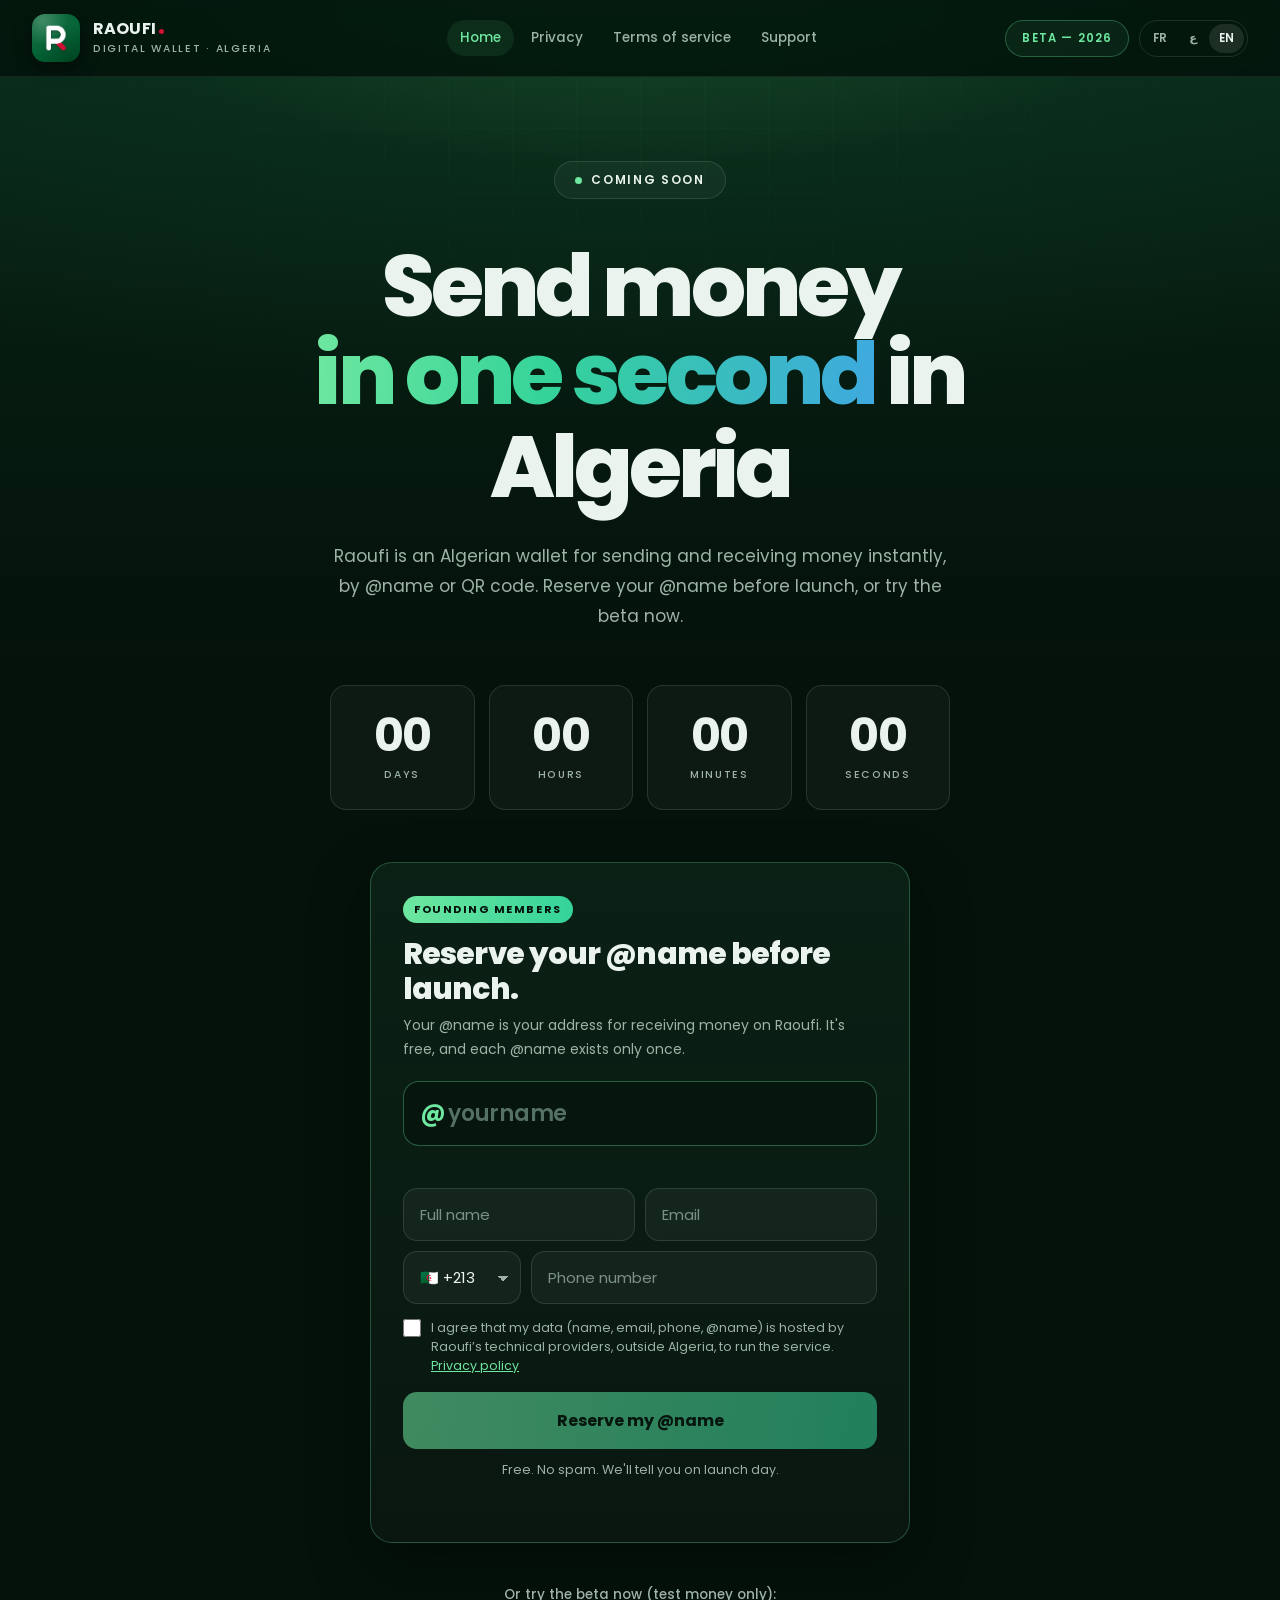
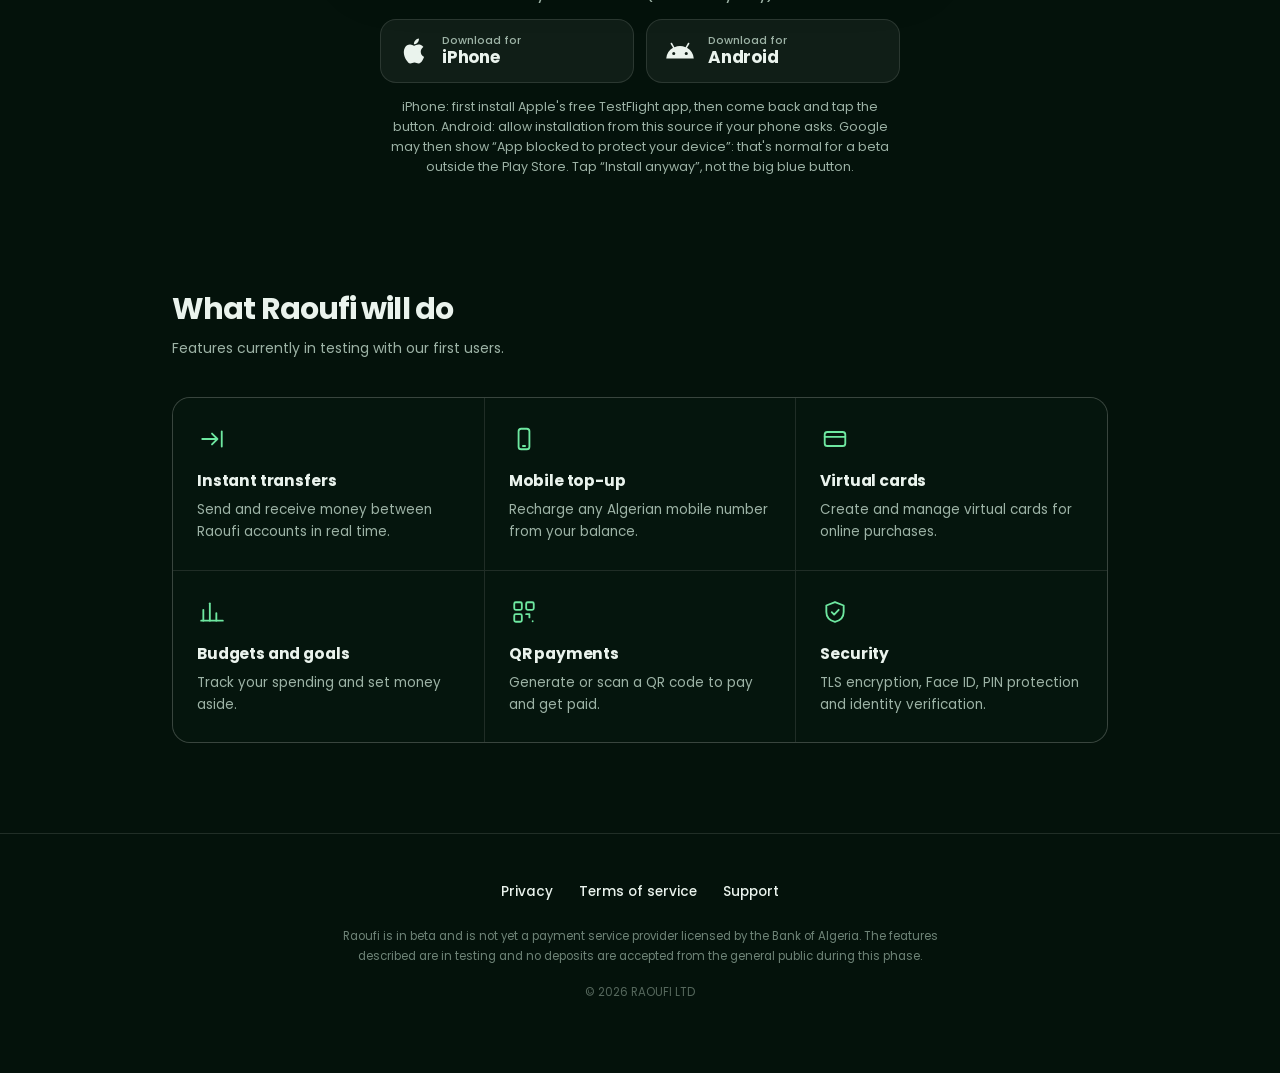
<file: index.html>
<!DOCTYPE html>
<html lang="fr" dir="ltr">
<head>
<meta charset="utf-8">
<meta name="viewport" content="width=device-width, initial-scale=1, viewport-fit=cover">
<title>Raoufi — Réservez votre @nom</title>
<meta name="description" content="Raoufi — le portefeuille algérien pour envoyer de l'argent en une seconde. Réservez votre @nom avant le lancement.">
<meta name="theme-color" content="#04120B">
<link rel="preconnect" href="https://fonts.googleapis.com">
<link rel="preconnect" href="https://fonts.gstatic.com" crossorigin>
<link href="https://fonts.googleapis.com/css2?family=Poppins:wght@400;500;600;700;800&family=Tajawal:wght@400;500;700;900&display=swap" rel="stylesheet">
<style>
:root{
  box-sizing:border-box;
  --black:#04120B;
  --mint:#6EE7A0;
  --mint-2:#34D399;
  --red:#D21034;
  --fg:#EAF3ED;
  --dim:#9DB3A6;
  --faint:rgba(234,243,237,.12);
  --card:rgba(255,255,255,.035);
  padding-top:env(safe-area-inset-top,0px);
  padding-bottom:env(safe-area-inset-bottom,0px);
}
*,*::before,*::after{box-sizing:inherit}
html{-webkit-text-size-adjust:100%;scroll-behavior:smooth}
body{
  margin:0;min-height:100vh;
  background:var(--black);color:var(--fg);
  font-family:"Poppins",system-ui,-apple-system,"Segoe UI",sans-serif;
  -webkit-font-smoothing:antialiased;
  overflow-x:hidden;position:relative;
}
body[dir="rtl"]{font-family:"Tajawal","Poppins",system-ui,sans-serif}

/* dark green ombré at the top, fading to black */
.bg,.grid{position:absolute;inset:0 0 auto 0;height:1100px;z-index:0;pointer-events:none}
.bg{
  background:
    radial-gradient(120% 62% at 50% -8%, rgba(47,107,62,.62) 0%, rgba(11,58,34,.36) 38%, rgba(4,18,11,0) 74%),
    linear-gradient(180deg,#0A2C1B 0%,#061B10 32%,var(--black) 62%);
}
.grid{
  opacity:.5;
  background-image:
    linear-gradient(rgba(110,231,160,.055) 1px,transparent 1px),
    linear-gradient(90deg,rgba(110,231,160,.055) 1px,transparent 1px);
  background-size:64px 64px;
  mask-image:radial-gradient(80% 46% at 50% 8%,#000 0%,transparent 76%);
  -webkit-mask-image:radial-gradient(80% 46% at 50% 8%,#000 0%,transparent 76%);
}
.page{position:relative;z-index:1}

/* ---------- header ---------- */
header{
  position:sticky;top:0;z-index:50;
  display:flex;align-items:center;gap:16px;flex-wrap:wrap;
  padding:14px clamp(16px,4vw,32px);
  background:rgba(4,18,11,.82);
  backdrop-filter:saturate(160%) blur(14px);
  -webkit-backdrop-filter:saturate(160%) blur(14px);
  border-bottom:1px solid rgba(234,243,237,.08);
}
.tabs{display:flex;gap:4px;flex-wrap:wrap;justify-content:center;margin-inline:auto}
.tabs a{
  color:var(--dim);font-size:13.5px;font-weight:500;
  padding:8px 13px;border-radius:999px;text-decoration:none;white-space:nowrap;
}
.tabs a:hover{color:var(--fg);background:rgba(255,255,255,.06)}
.tabs a[aria-current="page"]{color:var(--mint);background:rgba(110,231,160,.09)}
.brand{display:flex;align-items:center;gap:13px;min-width:0}
.brand .ic{
  width:48px;height:48px;border-radius:13px;flex:none;
  background:url([data-uri]) center/cover;
  box-shadow:0 6px 18px rgba(0,0,0,.45);
}
.brand .nm{font-weight:700;font-size:16px;letter-spacing:.01em;line-height:1.2}
.brand .nm i{display:inline-block;width:5px;height:5px;border-radius:50%;background:var(--red);margin-inline-start:3px}
.brand .sub{
  font-size:10.5px;letter-spacing:.16em;color:var(--dim);
  text-transform:uppercase;font-weight:500;margin-top:3px;
}
body[dir="rtl"] .brand .sub{letter-spacing:0;text-transform:none;font-size:12px}

.hgroup{display:flex;align-items:center;gap:10px}
.badge{
  font-size:11.5px;font-weight:600;letter-spacing:.1em;text-transform:uppercase;
  color:var(--mint);border:1px solid rgba(110,231,160,.3);
  background:rgba(110,231,160,.06);border-radius:999px;padding:9px 16px;white-space:nowrap;
}
body[dir="rtl"] .badge{letter-spacing:0;text-transform:none}
.langs{display:flex;gap:2px;border:1px solid var(--faint);border-radius:999px;padding:3px}
.langs button{
  font:inherit;font-size:11.5px;font-weight:600;color:var(--dim);
  background:none;border:0;border-radius:999px;padding:6px 10px;cursor:pointer;
}
.langs button[aria-pressed="true"]{background:rgba(255,255,255,.1);color:var(--fg)}
.langs button:focus-visible{outline:2px solid var(--mint);outline-offset:2px}

/* ---------- hero ---------- */
.hero{
  max-width:940px;margin:0 auto;
  padding:clamp(40px,8vw,84px) clamp(18px,5vw,32px) clamp(60px,10vw,110px);
  text-align:center;
}
.pill{
  display:inline-flex;align-items:center;gap:9px;
  border:1px solid var(--faint);background:rgba(255,255,255,.04);
  border-radius:999px;padding:9px 20px;
  font-size:12px;font-weight:600;letter-spacing:.14em;text-transform:uppercase;
  color:var(--fg);margin-bottom:clamp(26px,6vw,44px);
}
body[dir="rtl"] .pill{letter-spacing:0;text-transform:none;font-size:13.5px}
.pill .dot{
  width:7px;height:7px;border-radius:50%;background:var(--mint);flex:none;
  animation:ping 2.4s ease-out infinite;
}
@keyframes ping{
  0%{box-shadow:0 0 0 0 rgba(110,231,160,.5)}
  70%,100%{box-shadow:0 0 0 9px rgba(110,231,160,0)}
}

h1{
  font-size:clamp(38px,8.4vw,86px);
  line-height:1.02;letter-spacing:-.045em;font-weight:800;
  margin:0 0 clamp(20px,4vw,30px);
}
body[dir="rtl"] h1{letter-spacing:0;line-height:1.26}
h1 .grad{
  background:linear-gradient(95deg,var(--mint) 0%,var(--mint-2) 42%,#3FA9E0 100%);
  -webkit-background-clip:text;background-clip:text;color:transparent;
  display:inline-block;padding-bottom:.07em;
}
.lede{
  font-size:clamp(14.5px,2.1vw,17px);line-height:1.75;color:var(--dim);
  max-width:620px;margin:0 auto clamp(34px,7vw,54px);font-weight:400;
}

.count{
  display:grid;grid-template-columns:repeat(4,1fr);
  gap:clamp(8px,1.6vw,14px);max-width:620px;margin:0 auto;
}
.cell{
  background:var(--card);border:1px solid var(--faint);
  border-radius:16px;padding:clamp(16px,3.2vw,26px) 6px;
}
.cell .v{
  font-size:clamp(26px,6.4vw,46px);font-weight:700;letter-spacing:-.03em;
  line-height:1;font-variant-numeric:tabular-nums;
}
.cell .k{
  font-size:clamp(8.5px,1.5vw,10.5px);letter-spacing:.16em;text-transform:uppercase;
  color:var(--dim);margin-top:9px;font-weight:500;
}
body[dir="rtl"] .cell .k{letter-spacing:0;text-transform:none;font-size:clamp(10.5px,1.8vw,12.5px)}

/* ---------- form ---------- */
form{margin:14px auto 0;max-width:520px}
.field{
  display:flex;align-items:center;gap:8px;
  background:rgba(255,255,255,.05);border:1px solid var(--faint);
  border-radius:16px;padding:7px 7px 7px 20px;
}
body[dir="rtl"] .field{padding:7px 20px 7px 7px}
.field:focus-within{border-color:rgba(110,231,160,.45)}
.field input{
  flex:1;min-width:0;font:inherit;font-size:15px;
  background:none;border:0;color:var(--fg);padding:13px 0;
}
.field input:focus{outline:none}
.field input::placeholder{color:#7C9186}
.field button{
  font:inherit;font-size:14.5px;font-weight:700;flex:none;
  color:#04120B;border:0;border-radius:12px;padding:14px 22px;cursor:pointer;
  background:linear-gradient(95deg,var(--mint) 0%,var(--mint-2) 100%);
}
.field button:hover{filter:brightness(1.07)}
.field button:disabled{opacity:.5;cursor:default}
.field button:focus-visible{outline:2px solid var(--mint);outline-offset:3px}

.phone-row{margin-top:10px}
.phone-row input{
  width:100%;font:inherit;font-size:15px;
  background:rgba(255,255,255,.035);border:1px solid var(--faint);
  border-radius:16px;padding:16px 20px;color:var(--fg);
}
.phone-row input:focus{outline:none;border-color:rgba(110,231,160,.45)}
.phone-row input::placeholder{color:#7C9186}

.reassure{font-size:13px;color:var(--dim);margin:16px 0 0;font-weight:400}
/* download buttons */
.dl{display:grid;grid-template-columns:1fr 1fr;gap:12px;max-width:520px;margin:clamp(34px,7vw,50px) auto 0}
.dl a{
  display:flex;align-items:center;gap:13px;text-decoration:none;
  background:rgba(255,255,255,.05);border:1px solid var(--faint);
  border-radius:16px;padding:14px 18px;color:var(--fg);text-align:start;
}
.dl a:hover{border-color:rgba(110,231,160,.45);background:rgba(110,231,160,.06)}
.dl a:focus-visible{outline:2px solid var(--mint);outline-offset:3px}
.dl a.suggested{border-color:rgba(110,231,160,.55);background:rgba(110,231,160,.08)}
.dl svg{width:30px;height:30px;flex:none;fill:var(--fg)}
.dl a.suggested svg{fill:var(--mint)}
.dl .t1{display:block;font-size:11px;color:var(--dim);font-weight:500;line-height:1.2}
.dl .t2{display:block;font-size:17px;font-weight:700;line-height:1.25;letter-spacing:-.01em}
.dl-hint{font-size:12.5px;color:var(--dim);margin:14px auto 0;max-width:520px;line-height:1.6}
.form-intro{font-size:13.5px;color:var(--dim);margin:clamp(30px,6vw,42px) 0 0;font-weight:500}
@media (max-width:420px){.dl{grid-template-columns:1fr}}
.msg{font-size:13.5px;font-weight:600;margin:12px 0 0;min-height:19px}
.msg.err{color:#FF8A9B}

.done{
  max-width:520px;margin:clamp(34px,7vw,54px) auto 0;
  background:var(--card);border:1px solid rgba(110,231,160,.22);
  border-radius:20px;padding:34px 26px;
}
.done .tick{
  width:54px;height:54px;border-radius:50%;margin:0 auto 16px;
  background:linear-gradient(140deg,var(--mint),var(--mint-2));
  display:grid;place-items:center;
}
.done .tick svg{width:26px;height:26px;stroke:#04120B;stroke-width:3.4;fill:none;stroke-linecap:round;stroke-linejoin:round}
.done h2{font-size:21px;font-weight:700;margin:0 0 9px;letter-spacing:-.02em}
.done p{font-size:14px;color:var(--dim);margin:0;line-height:1.7}
[hidden]{display:none!important}
/* ---------- @tag reservation ---------- */
.reserve{
  max-width:540px;margin:clamp(34px,7vw,52px) auto 0;text-align:start;
  background:linear-gradient(180deg,rgba(110,231,160,.07),rgba(255,255,255,.025));
  border:1px solid rgba(110,231,160,.28);border-radius:22px;
  padding:clamp(22px,4.5vw,32px);
  box-shadow:0 24px 60px rgba(0,0,0,.35);
}
.r-badge{
  display:inline-block;font-size:11px;font-weight:700;letter-spacing:.14em;text-transform:uppercase;
  color:#04120B;background:linear-gradient(95deg,var(--mint),var(--mint-2));
  border-radius:999px;padding:5px 11px;margin-bottom:14px;
}
body[dir="rtl"] .r-badge{letter-spacing:0;text-transform:none;font-size:12.5px}
.r-head{font-size:clamp(23px,4.4vw,30px);font-weight:800;letter-spacing:-.03em;margin:0 0 8px;line-height:1.15}
body[dir="rtl"] .r-head{letter-spacing:0}
.r-sub{font-size:14px;color:var(--dim);margin:0 0 20px;line-height:1.65}
.reserve form{margin:0;max-width:none}
.tagfield{
  display:flex;align-items:center;gap:2px;cursor:text;
  background:rgba(4,18,11,.6);border:1.5px solid rgba(110,231,160,.35);
  border-radius:16px;padding:0 16px;transition:border-color .15s;
}
.tagfield:focus-within{border-color:var(--mint)}
.tagfield.ok{border-color:var(--mint)}
.tagfield.bad{border-color:#FF8A9B}
.tagfield .at{font-size:24px;font-weight:700;color:var(--mint);line-height:1}
.tagfield input{
  flex:1;min-width:0;font:inherit;font-size:22px;font-weight:700;letter-spacing:-.01em;
  background:none;border:0;color:var(--fg);padding:15px 0;
}
.tagfield input:focus{outline:none}
.tagfield input::placeholder{color:#557064;font-weight:600}
.tagstate{width:22px;height:22px;flex:none;border-radius:50%;display:grid;place-items:center;font-size:13px;font-weight:800}
.tagstate.ok{background:var(--mint);color:#04120B}
.tagstate.bad{background:#FF8A9B;color:#04120B}
.tagstate.busy{border:2px solid rgba(110,231,160,.3);border-top-color:var(--mint);animation:spin .7s linear infinite}
@keyframes spin{to{transform:rotate(360deg)}}
.taghint{font-size:12.5px;color:var(--dim);margin:8px 2px 16px;min-height:18px;line-height:1.5}
.taghint.ok{color:var(--mint)}
.taghint.bad{color:#FF8A9B}
.grid2{display:grid;grid-template-columns:1fr 1fr;gap:10px}
.phone2{display:grid;grid-template-columns:118px 1fr;gap:10px;margin-top:10px}
.inp{
  width:100%;font:inherit;font-size:15px;color:var(--fg);
  background:rgba(255,255,255,.045);border:1px solid var(--faint);
  border-radius:14px;padding:14px 16px;
}
.inp:focus{outline:none;border-color:rgba(110,231,160,.5)}
.inp::placeholder{color:#7C9186}
.inp.bad{border-color:#FF8A9B}
select.inp{
  appearance:none;-webkit-appearance:none;cursor:pointer;padding-inline-end:30px;
  background-image:linear-gradient(45deg,transparent 50%,var(--dim) 50%),linear-gradient(135deg,var(--dim) 50%,transparent 50%);
  background-position:calc(100% - 17px) 52%,calc(100% - 12px) 52%;
  background-size:5px 5px,5px 5px;background-repeat:no-repeat;
}
select.inp option{background:#0B1E14;color:var(--fg)}
.reserve .submit{
  width:100%;margin-top:16px;font:inherit;font-size:16px;font-weight:700;
  color:#04120B;border:0;border-radius:14px;padding:16px 22px;cursor:pointer;
  background:linear-gradient(95deg,var(--mint) 0%,var(--mint-2) 100%);
}
.reserve .submit:hover{filter:brightness(1.07)}
.reserve .submit:disabled{opacity:.55;cursor:default}
.reserve .submit:focus-visible{outline:2px solid var(--mint);outline-offset:3px}
.reserve .reassure{text-align:center;font-size:12.5px;margin-top:12px}
.consent{display:flex;gap:10px;align-items:flex-start;margin-top:14px;font-size:12.5px;line-height:1.55;color:var(--dim);cursor:pointer;text-align:start}
.consent input{flex:none;width:18px;height:18px;margin:1px 0 0;accent-color:var(--mint);cursor:pointer}
.consent a{color:var(--mint);text-decoration:underline;white-space:nowrap}
.consent.bad{color:#ff8a8a}
.reserve .msg{text-align:center}
.reserve .done{margin:0;background:none;border:0;padding:6px 0 0;text-align:center}
.done .sent{display:inline-block;font-size:12.5px;font-weight:700;letter-spacing:.08em;text-transform:uppercase;color:var(--mint);background:rgba(110,231,160,.1);border:1px solid rgba(110,231,160,.3);border-radius:999px;padding:5px 12px;margin:0 0 12px}
body[dir="rtl"] .done .sent{letter-spacing:0;text-transform:none;font-size:13.5px}
.reserve .done .tick{width:64px;height:64px;animation:pop .35s ease-out}
@keyframes pop{0%{transform:scale(.6);opacity:0}100%{transform:scale(1);opacity:1}}
.done .fnum{font-size:15px;color:var(--fg);margin:0 0 10px}
.done .fnum b{color:var(--mint);font-size:20px;font-variant-numeric:tabular-nums}
.share{
  display:inline-flex;align-items:center;gap:8px;margin-top:18px;text-decoration:none;
  font-size:14px;font-weight:700;color:var(--fg);
  border:1px solid rgba(110,231,160,.4);border-radius:12px;padding:11px 18px;
}
.share:hover{background:rgba(110,231,160,.08)}
.or{font-size:13.5px;color:var(--dim);margin:clamp(30px,6vw,42px) 0 0;font-weight:500}
.reserve + .or + .dl{margin-top:14px}
@media (max-width:480px){
  .grid2{grid-template-columns:1fr}
  .phone2{grid-template-columns:104px 1fr}
}


.signups{margin:clamp(30px,6vw,46px) 0 0;font-size:13.5px;color:var(--dim);font-weight:500}
.signups b{color:var(--mint);font-weight:700;font-variant-numeric:tabular-nums}
.plats{display:flex;gap:9px;flex-wrap:wrap;justify-content:center;margin:26px 0 0}
.plat{
  font-size:12px;font-weight:600;color:var(--dim);
  border:1px solid var(--faint);border-radius:999px;padding:8px 15px;
}

/* ---------- features ---------- */
.features{
  max-width:1000px;margin:0 auto;
  padding:0 clamp(18px,5vw,32px) clamp(56px,9vw,90px);
}
.feat-head{
  font-size:clamp(22px,3.4vw,30px);font-weight:700;letter-spacing:-.03em;
  margin:0 0 6px;
}
body[dir="rtl"] .feat-head{letter-spacing:0}
.feat-sub{font-size:14px;color:var(--dim);margin:0 0 clamp(26px,4vw,38px);font-weight:400}
.feat-grid{
  display:grid;grid-template-columns:repeat(auto-fit,minmax(248px,1fr));
  gap:1px;background:var(--faint);
  border:1px solid var(--faint);border-radius:18px;overflow:hidden;
}
.feat{background:#05150D;padding:26px 24px}
.feat .gl{
  width:30px;height:30px;margin-bottom:15px;
  display:grid;place-items:center;
}
.feat .gl svg{width:26px;height:26px;stroke:var(--mint);stroke-width:1.7;fill:none;stroke-linecap:round;stroke-linejoin:round}
.feat h3{font-size:15.5px;font-weight:700;margin:0 0 7px;letter-spacing:-.01em}
.feat p{font-size:13.5px;color:var(--dim);margin:0;line-height:1.65;font-weight:400}

/* ---------- footer ---------- */
footer{
  border-top:1px solid var(--faint);
  padding:clamp(34px,6vw,48px) clamp(18px,5vw,32px) clamp(40px,7vw,60px);
}
.foot-in{max-width:1000px;margin:0 auto;text-align:center}
.foot-nav{display:flex;gap:8px 26px;flex-wrap:wrap;justify-content:center;margin-bottom:24px}
.foot-nav a{color:var(--fg);font-size:13.5px;text-decoration:none;font-weight:500}
.foot-nav a:hover{color:var(--mint)}
.note{font-size:11.5px;color:#6E8377;line-height:1.75;max-width:600px;margin:0 auto 18px}
.copy{font-size:11.5px;color:#55675C}

@media (prefers-reduced-motion:reduce){
  html{scroll-behavior:auto}
  .pill .dot{animation:none}
}
@media (max-width:860px){
  .tabs{order:3;flex:1 0 100%;margin:2px 0 0}
  .hgroup{margin-inline-start:auto}
}
@media (max-width:420px){
  .badge{display:none}
  .tabs a{padding:7px 10px;font-size:12.8px}
}
</style>
</head>
<body>
<div class="bg"></div><div class="grid"></div>
<div class="page">

  <header>
    <div class="brand">
      <div class="ic"></div>
      <div>
        <div class="nm">RAOUFI<i></i></div>
        <div class="sub" data-t="tagline"></div>
      </div>
    </div>
    <nav class="tabs" aria-label="Pages">
      <a href="./index.html" aria-current="page" data-t="navHome"></a>
      <a href="./privacy.html" data-t="navPrivacy"></a>
      <a href="./terms.html" data-t="navTerms"></a>
      <a href="./support.html" data-t="navSupport"></a>
    </nav>
    <div class="hgroup">
      <span class="badge" data-t="badge"></span>
      <nav class="langs" aria-label="Langue">
        <button type="button" data-lang="fr" aria-pressed="true">FR</button>
        <button type="button" data-lang="ar" aria-pressed="false">ع</button>
        <button type="button" data-lang="en" aria-pressed="false">EN</button>
      </nav>
    </div>
  </header>

  <section class="hero">
    <div class="pill"><span class="dot"></span><span data-t="pill"></span></div>

    <h1><span data-t="h1a"></span> <span class="grad" data-t="h1b"></span> <span data-t="h1c"></span></h1>

    <p class="lede" data-t="lede"></p>

    <div class="count" id="count" role="timer">
      <div class="cell"><div class="v" id="d">00</div><div class="k" data-t="days"></div></div>
      <div class="cell"><div class="v" id="h">00</div><div class="k" data-t="hours"></div></div>
      <div class="cell"><div class="v" id="m">00</div><div class="k" data-t="mins"></div></div>
      <div class="cell"><div class="v" id="s">00</div><div class="k" data-t="secs"></div></div>
    </div>

    <div class="reserve" id="reserve">
      <div class="r-badge" data-t="rBadge"></div>
      <h2 class="r-head" data-t="rHead"></h2>
      <p class="r-sub" data-t="rSub"></p>

      <form id="form" novalidate>
        <label class="tagfield" for="tag" dir="ltr">
          <span class="at">@</span>
          <input id="tag" type="text" inputmode="text" autocomplete="off" autocapitalize="none" autocorrect="off" spellcheck="false" maxlength="20" data-ph="tagPh" aria-describedby="taghint">
          <span class="tagstate" id="tagstate" aria-hidden="true"></span>
        </label>
        <p class="taghint" id="taghint" aria-live="polite"></p>

        <div class="grid2">
          <input id="name" class="inp" type="text" autocomplete="name" maxlength="80" data-ph="namePh" data-al="namePh">
          <input id="email" class="inp" type="email" autocomplete="email" maxlength="254" data-ph="emailPh" data-al="emailPh">
        </div>
        <div class="phone2" dir="ltr">
          <select id="cc" class="inp cc" data-al="ccLabel">
            <option value="+213" selected>🇩🇿 +213</option>
            <option value="+33">🇫🇷 +33</option>
            <option value="+44">🇬🇧 +44</option>
            <option value="+216">🇹🇳 +216</option>
            <option value="+212">🇲🇦 +212</option>
            <option value="+32">🇧🇪 +32</option>
            <option value="+41">🇨🇭 +41</option>
            <option value="+49">🇩🇪 +49</option>
            <option value="+34">🇪🇸 +34</option>
            <option value="+39">🇮🇹 +39</option>
            <option value="+1">🇺🇸🇨🇦 +1</option>
            <option value="+971">🇦🇪 +971</option>
            <option value="+966">🇸🇦 +966</option>
            <option value="+974">🇶🇦 +974</option>
            <option value="+90">🇹🇷 +90</option>
          </select>
          <input id="phone" class="inp" type="tel" inputmode="tel" autocomplete="tel-national" maxlength="20" data-ph="phonePh" data-al="phonePh">
        </div>

        <label class="consent" for="consent">
          <input id="consent" type="checkbox">
          <span><span data-t="consentTxt"></span> <a href="privacy.html" target="_blank" rel="noopener" data-t="consentLink"></a></span>
        </label>
        <button class="submit" type="submit" data-t="cta" disabled></button>
        <p class="reassure" data-t="reassure"></p>
        <p class="msg" id="msg" role="status" aria-live="polite"></p>
      </form>

      <div class="done" id="done" hidden>
        <div class="tick"><svg viewBox="0 0 24 24"><path d="M4 12.8 9.2 18 20 6.6"/></svg></div>
        <p class="sent" data-t="sentOk"></p>
        <h2 id="doneH"></h2>
        <p class="fnum"><span data-t="founderLabel"></span> <b id="doneNum"></b></p>
        <p data-t="doneP"></p>
        <a class="share" id="share" href="#" target="_blank" rel="noopener" data-t="share"></a>
      </div>
    </div>

    <p class="or" data-t="orBeta"></p>
    <div class="dl" id="dl">
      <a id="dl-ios" href="#" rel="noopener">
        <svg viewBox="0 0 24 24" aria-hidden="true"><path d="M18.71 19.5c-.83 1.24-1.71 2.45-3.05 2.47-1.34.03-1.77-.79-3.29-.79-1.53 0-2 .77-3.27.82-1.31.05-2.3-1.32-3.14-2.53C4.25 17 2.94 12.45 4.7 9.39c.87-1.52 2.43-2.48 4.12-2.51 1.28-.02 2.5.87 3.29.87.78 0 2.26-1.07 3.81-.91.65.03 2.47.26 3.64 1.98-.09.06-2.17 1.28-2.15 3.81.03 3.02 2.65 4.03 2.68 4.04-.03.07-.42 1.44-1.38 2.83M13 3.5c.73-.83 1.94-1.46 2.94-1.5.13 1.17-.34 2.35-1.04 3.19-.69.85-1.83 1.51-2.95 1.42-.15-1.15.41-2.35 1.05-3.11z"/></svg>
        <span><span class="t1" data-t="dlPre"></span><span class="t2">iPhone</span></span>
      </a>
      <a id="dl-android" href="#" rel="noopener">
        <svg viewBox="0 0 24 24" aria-hidden="true"><path d="M17.6 9.48l1.84-3.18c.16-.31.04-.69-.26-.85a.64.64 0 0 0-.83.22l-1.88 3.24a11.43 11.43 0 0 0-8.94 0L5.65 5.67a.64.64 0 0 0-.87-.2c-.28.18-.37.54-.22.83L6.4 9.48A10.81 10.81 0 0 0 1 18h22a10.81 10.81 0 0 0-5.4-8.52zM7 15.25a1.25 1.25 0 1 1 0-2.5 1.25 1.25 0 0 1 0 2.5zm10 0a1.25 1.25 0 1 1 0-2.5 1.25 1.25 0 0 1 0 2.5z"/></svg>
        <span><span class="t1" data-t="dlPre"></span><span class="t2">Android</span></span>
      </a>
    </div>
    <p class="dl-hint" id="dl-hint"></p>
    <p class="signups" id="signups" hidden><b id="signupCount">0</b> <span data-t="counterLabel"></span></p>

  </section>

  <section class="features" id="features">
    <h2 class="feat-head" data-t="featHead"></h2>
    <p class="feat-sub" data-t="featSub"></p>
    <div class="feat-grid">
      <div class="feat">
        <div class="gl"><svg viewBox="0 0 24 24"><path d="M3 12h13"/><path d="M12 7l5 5-5 5"/><path d="M21 5v14"/></svg></div>
        <h3 data-t="f1t"></h3><p data-t="f1d"></p>
      </div>
      <div class="feat">
        <div class="gl"><svg viewBox="0 0 24 24"><rect x="7" y="2.5" width="10" height="19" rx="2.4"/><path d="M11 18.5h2"/></svg></div>
        <h3 data-t="f2t"></h3><p data-t="f2d"></p>
      </div>
      <div class="feat">
        <div class="gl"><svg viewBox="0 0 24 24"><rect x="2.5" y="5.5" width="19" height="13" rx="2.4"/><path d="M2.5 10h19"/></svg></div>
        <h3 data-t="f3t"></h3><p data-t="f3d"></p>
      </div>
      <div class="feat">
        <div class="gl"><svg viewBox="0 0 24 24"><path d="M4 20V10"/><path d="M10 20V4"/><path d="M16 20v-7"/><path d="M22 20H2"/></svg></div>
        <h3 data-t="f4t"></h3><p data-t="f4d"></p>
      </div>
      <div class="feat">
        <div class="gl"><svg viewBox="0 0 24 24"><rect x="3" y="3" width="7" height="7" rx="1.4"/><rect x="14" y="3" width="7" height="7" rx="1.4"/><rect x="3" y="14" width="7" height="7" rx="1.4"/><path d="M14 14h3v3"/><path d="M20 20.5v.01"/></svg></div>
        <h3 data-t="f5t"></h3><p data-t="f5d"></p>
      </div>
      <div class="feat">
        <div class="gl"><svg viewBox="0 0 24 24"><path d="M12 2.8 20 6v6c0 4.6-3.2 7.9-8 9.2-4.8-1.3-8-4.6-8-9.2V6z"/><path d="M9 12.2l2.2 2.2L15.4 10"/></svg></div>
        <h3 data-t="f6t"></h3><p data-t="f6d"></p>
      </div>
    </div>
  </section>

  <footer>
    <div class="foot-in">
      <nav class="foot-nav">
        <a href="./privacy.html" data-t="navPrivacy"></a>
        <a href="./terms.html" data-t="navTerms"></a>
        <a href="./support.html" data-t="navSupport"></a>
      </nav>
      <p class="note" data-t="note"></p>
      <p class="copy" data-t="copy"></p>
    </div>
  </footer>
</div>

<script>
/* ================================================================
   CONFIG — edit these three lines, nothing else.
   ================================================================ */
var LAUNCH_DATE   = "2026-12-01T09:00:00+01:00";   // countdown target, Algiers time
var SUPABASE_URL  = "https://xkudmlkfrtucgrrolbdl.supabase.co";
var SUPABASE_ANON = "sb_publishable_pzbKAXvCYyf_Hiz6Vk26QQ_4vMaI1yO";
var SHOW_COUNT_FROM = 250;   // signup counter stays hidden below this
var IOS_URL     = "https://testflight.apple.com/join/F8tC8QSz";
var ANDROID_URL = "https://github.com/erkgjnwoerngw/dzswiftpay-legal/releases/latest/download/raoufi.apk";

var T = {
  fr:{
    dir:"ltr",
    tagline:"Portefeuille numérique · Algérie",
    badge:"Bêta — 2026",
    pill:"Bientôt disponible",
    h1a:"Envoyez de l'argent", h1b:"en une seconde", h1c:"en Algérie",
    lede:"Raoufi est un portefeuille algérien pour envoyer et recevoir de l'argent instantanément, par @nom ou par QR code. Réservez votre @nom avant le lancement, ou testez la bêta dès maintenant.",
    days:"Jours", hours:"Heures", mins:"Minutes", secs:"Secondes",
    emailPh:"Email", phonePh:"Téléphone", namePh:"Nom complet", tagPh:"votrenom", ccLabel:"Indicatif pays",
    rBadge:"Membres fondateurs", rHead:"Réservez votre @nom avant le lancement.",
    rSub:"Votre @nom, c'est votre adresse pour recevoir de l'argent sur Raoufi. Gratuit, et chaque @nom n'existe qu'une fois.",
    cta:"Réserver mon @nom",
    reassure:"Gratuit. Aucun spam. On vous prévient le jour du lancement.",
    counterLabel:"membres fondateurs",
    founderLabel:"Membre fondateur",
    doneHt:"@{tag} est à vous.",
    doneP:"Inscrivez-vous dans l'app avec ce même email : votre @nom vous y attend. Vous pouvez déjà tester la bêta ci-dessous.",
    share:"Inviter un ami sur WhatsApp",
    shareMsg:"Je viens de réserver mon @nom sur Raoufi, l'appli pour envoyer de l'argent en une seconde en Algérie. Réserve le tien avant qu'il soit pris : https://raoufi.app",
    orBeta:"Ou testez la bêta dès maintenant (argent fictif) :",
    tagShort:"3 caractères minimum, en commençant par une lettre.",
    tagChars:"Lettres, chiffres, point ou tiret bas uniquement.",
    tagChecking:"Vérification…", tagOk:"@{tag} est disponible.", tagTaken:"@{tag} est déjà pris ou non autorisé. Essayez une variante.",
    consentTxt:"J’accepte que mes données (nom, e-mail, téléphone, @nom) soient hébergées par les prestataires techniques de Raoufi, hors d’Algérie, pour le fonctionnement du service.", consentLink:"Politique de confidentialité", errConsent:"Cochez la case pour accepter l’hébergement de vos données.",
    errName:"Entrez votre nom complet.", errPhone:"Entrez un numéro valide.", errTag:"Choisissez un @nom disponible.",
    errCode:"L'indicatif ne correspond pas au numéro.", errAlready:"Vous êtes déjà inscrit avec cet email (@{tag}).", errPhoneUsed:"Ce numéro est déjà inscrit. Un seul @nom par numéro.", sentOk:"✓ Réservation envoyée",
    featHead:"Ce que Raoufi fera",
    featSub:"Fonctionnalités en cours de test avec nos premiers utilisateurs.",
    f1t:"Transferts instantanés", f1d:"Envoyez et recevez de l'argent entre comptes Raoufi en temps réel.",
    f2t:"Recharge mobile", f2d:"Rechargez n'importe quel numéro algérien depuis votre solde.",
    f3t:"Cartes virtuelles", f3d:"Créez et gérez des cartes virtuelles pour vos achats en ligne.",
    f4t:"Budgets et objectifs", f4d:"Suivez vos dépenses et mettez de l'argent de côté.",
    f5t:"Paiement par QR", f5d:"Générez ou scannez un QR code pour payer et être payé.",
    f6t:"Sécurité", f6d:"Chiffrement TLS, Face ID, code PIN et vérification d'identité.",
    dlPre:"Télécharger sur", formIntro:"Pas encore prêt ? Laissez votre email, on vous prévient.", dlHintIos:"iPhone : installez d'abord l'app gratuite TestFlight d'Apple, puis revenez appuyer sur le bouton.", dlHintAndroid:"Android : autorisez l'installation depuis cette source si on vous le demande. Google peut ensuite afficher « Application bloquée pour protéger votre appareil » : c'est normal pour une bêta hors Play Store. Appuyez sur « Installer quand même », pas sur le gros bouton bleu.", navHome:"Accueil", navPrivacy:"Confidentialité", navTerms:"Conditions d'utilisation", navSupport:"Support",
    note:"Raoufi est en version bêta et n'est pas encore un prestataire de services de paiement agréé par la Banque d'Algérie. Les fonctionnalités décrites sont en cours de test et aucun dépôt n'est accepté du grand public pendant cette phase.",
    copy:"© 2026 RAOUFI LTD",
    errEmail:"Entrez une adresse email valide.",
    errNet:"Échec de l'envoi. Réessayez dans un instant.",
    errDupe:"Cet email est déjà sur la liste.",
    sending:"Envoi…"
  },
  ar:{
    dir:"rtl",
    tagline:"محفظة رقمية · الجزائر",
    badge:"نسخة تجريبية — 2026",
    pill:"قريباً",
    h1a:"صيفط الدراهم", h1b:"في ثانية", h1c:"في الجزائر",
    lede:"راوفي محفظة جزائرية باش تصيفط وتستقبل الدراهم دغيا، بـ@الاسم ولا بكود QR. احجز @الاسم تاعك قبل الإطلاق، ولا جرّب النسخة التجريبية دوكا.",
    days:"يوم", hours:"ساعة", mins:"دقيقة", secs:"ثانية",
    emailPh:"الإيميل", phonePh:"رقم الهاتف", namePh:"الاسم الكامل", tagPh:"اسمك", ccLabel:"رمز البلد",
    rBadge:"الأعضاء المؤسسين", rHead:"احجز @الاسم تاعك قبل الإطلاق.",
    rSub:"@الاسم هو العنوان تاعك باش تستقبل الدراهم في راوفي. بلاش، وكل @اسم كاين مرة وحدة برك.",
    cta:"احجز @الاسم تاعي",
    reassure:"بلاش. بلا سبام. نعلموك نهار الإطلاق.",
    counterLabel:"عضو مؤسس",
    founderLabel:"عضو مؤسس",
    doneHt:"@{tag} ولّى تاعك.",
    doneP:"سجّل في التطبيق بنفس الإيميل، و@الاسم تاعك يستناك تمّا. تقدر تجرّب النسخة التجريبية دركا من تحت.",
    share:"عيّط لصاحبك في واتساب",
    shareMsg:"حجزت @الاسم تاعي في راوفي، التطبيق باش تصيفط الدراهم في ثانية في الجزائر. احجز تاعك قبل ما يدّوه: https://raoufi.app",
    orBeta:"ولا جرّب النسخة التجريبية دوكا (دراهم وهمية):",
    tagShort:"3 حروف على الأقل، ويبدا بحرف.",
    tagChars:"حروف لاتينية، أرقام، نقطة ولا _ برك.",
    tagChecking:"جاري التحقق…", tagOk:"@{tag} متوفر.", tagTaken:"@{tag} محجوز ولا ماشي مسموح. جرّب اسم آخر.",
    consentTxt:"أوافق على استضافة بياناتي (الاسم، البريد الإلكتروني، الهاتف، @الاسم) لدى المزوّدين التقنيين لـ Raoufi خارج الجزائر، لتشغيل الخدمة.", consentLink:"سياسة الخصوصية", errConsent:"يرجى تحديد الخانة للموافقة على استضافة بياناتك.",
    errName:"دخّل الاسم الكامل.", errPhone:"دخّل رقم صحيح.", errTag:"اختار @اسم متوفر.",
    errCode:"رمز البلد ما يوافقش الرقم.", errAlready:"راك ديجا مسجّل بهاد الإيميل (@{tag}).", errPhoneUsed:"هاد الرقم ديجا مسجّل. @اسم واحد لكل رقم.", sentOk:"✓ تم إرسال الحجز",
    featHead:"واش راح يدير راوفي",
    featSub:"خدمات راهي في مرحلة التجريب مع أول المستعملين.",
    f1t:"تحويل فوري", f1d:"صيفط واستقبل الدراهم بين حسابات راوفي في الوقت الحقيقي.",
    f2t:"تعبئة الهاتف", f2d:"عبّي أي رقم جزائري من الرصيد تاعك.",
    f3t:"بطاقات افتراضية", f3d:"أنشئ وسيّر بطاقات افتراضية للشراء عبر الأنترنت.",
    f4t:"الميزانية والأهداف", f4d:"تابع مصاريفك وحوّس تحفظ الدراهم.",
    f5t:"الدفع بكود QR", f5d:"أنشئ ولا اقرا كود QR باش تخلّص وتتخلّص.",
    f6t:"الأمان", f6d:"تشفير TLS، Face ID، كود PIN والتحقق من الهوية.",
    dlPre:"حمّل على", formIntro:"مازال ماراكش واجد؟ خلّي الإيميل تاعك ونعلموك.", dlHintIos:"آيفون: نصّب أولاً تطبيق TestFlight المجاني من آبل، ومن بعد ارجع واضغط على الزر.", dlHintAndroid:"أندرويد: اسمح بالتثبيت من هذا المصدر إذا طلبها منك الهاتف. من بعد ممكن Google يبيّنلك «تم حظر التطبيق لحماية جهازك»: هذا عادي لنسخة تجريبية برّا Play Store. اضغط على «التثبيت على أي حال»، ماشي على الزر الأزرق الكبير.", navHome:"الرئيسية", navPrivacy:"الخصوصية", navTerms:"شروط الاستخدام", navSupport:"الدعم",
    note:"راوفي مازال في نسخة تجريبية وماشي مؤسسة دفع معتمدة من بنك الجزائر. الخدمات المذكورة راهي في التجريب وما نقبلو حتى وديعة من الجمهور في هاد المرحلة.",
    copy:"© 2026 RAOUFI LTD",
    errEmail:"دخّل إيميل صحيح.",
    errNet:"ما تصيفطش. عاود من بعد شوية.",
    errDupe:"هاد الإيميل راه ديجا في القائمة.",
    sending:"جاري الإرسال…"
  },
  en:{
    dir:"ltr",
    tagline:"Digital wallet · Algeria",
    badge:"Beta — 2026",
    pill:"Coming soon",
    h1a:"Send money", h1b:"in one second", h1c:"in Algeria",
    lede:"Raoufi is an Algerian wallet for sending and receiving money instantly, by @name or QR code. Reserve your @name before launch, or try the beta now.",
    days:"Days", hours:"Hours", mins:"Minutes", secs:"Seconds",
    emailPh:"Email", phonePh:"Phone number", namePh:"Full name", tagPh:"yourname", ccLabel:"Country code",
    rBadge:"Founding members", rHead:"Reserve your @name before launch.",
    rSub:"Your @name is your address for receiving money on Raoufi. It's free, and each @name exists only once.",
    cta:"Reserve my @name",
    reassure:"Free. No spam. We'll tell you on launch day.",
    counterLabel:"founding members",
    founderLabel:"Founding member",
    doneHt:"@{tag} is yours.",
    doneP:"Sign up in the app with this same email and your @name will be waiting for you. You can already try the beta below.",
    share:"Invite a friend on WhatsApp",
    shareMsg:"I just reserved my @name on Raoufi, the app for sending money in one second in Algeria. Grab yours before it's taken: https://raoufi.app",
    orBeta:"Or try the beta now (test money only):",
    tagShort:"At least 3 characters, starting with a letter.",
    tagChars:"Letters, numbers, dot or underscore only.",
    tagChecking:"Checking…", tagOk:"@{tag} is available.", tagTaken:"@{tag} is taken or not allowed. Try a variation.",
    consentTxt:"I agree that my data (name, email, phone, @name) is hosted by Raoufi’s technical providers, outside Algeria, to run the service.", consentLink:"Privacy policy", errConsent:"Tick the box to accept how your data is hosted.",
    errName:"Enter your full name.", errPhone:"Enter a valid number.", errTag:"Choose an available @name.",
    errCode:"The country code doesn't match the number.", errAlready:"You're already signed up with this email (@{tag}).", errPhoneUsed:"This number is already signed up. One @name per number.", sentOk:"✓ Reservation sent",
    featHead:"What Raoufi will do",
    featSub:"Features currently in testing with our first users.",
    f1t:"Instant transfers", f1d:"Send and receive money between Raoufi accounts in real time.",
    f2t:"Mobile top-up", f2d:"Recharge any Algerian mobile number from your balance.",
    f3t:"Virtual cards", f3d:"Create and manage virtual cards for online purchases.",
    f4t:"Budgets and goals", f4d:"Track your spending and set money aside.",
    f5t:"QR payments", f5d:"Generate or scan a QR code to pay and get paid.",
    f6t:"Security", f6d:"TLS encryption, Face ID, PIN protection and identity verification.",
    dlPre:"Download for", formIntro:"Not ready yet? Leave your email and we'll let you know.", dlHintIos:"iPhone: first install Apple's free TestFlight app, then come back and tap the button.", dlHintAndroid:"Android: allow installation from this source if your phone asks. Google may then show “App blocked to protect your device”: that's normal for a beta outside the Play Store. Tap “Install anyway”, not the big blue button.", navHome:"Home", navPrivacy:"Privacy", navTerms:"Terms of service", navSupport:"Support",
    note:"Raoufi is in beta and is not yet a payment service provider licensed by the Bank of Algeria. The features described are in testing and no deposits are accepted from the general public during this phase.",
    copy:"© 2026 RAOUFI LTD",
    errEmail:"Enter a valid email address.",
    errNet:"Couldn't send that. Try again in a moment.",
    errDupe:"That email is already on the list.",
    sending:"Sending…"
  }
};

var lang="fr";
var form=document.getElementById("form"),
    msgEl=document.getElementById("msg"),
    doneEl=document.getElementById("done");

function apply(l){
  lang=l;var t=T[l];
  document.documentElement.lang=l;
  document.body.dir=t.dir;
  document.querySelectorAll("[data-t]").forEach(function(el){
    el.textContent=t[el.getAttribute("data-t")];
  });
  document.querySelectorAll("[data-ph]").forEach(function(el){
    el.placeholder=t[el.getAttribute("data-ph")];
  });
  document.querySelectorAll("[data-al]").forEach(function(el){
    el.setAttribute("aria-label",t[el.getAttribute("data-al")]);
  });
  if(typeof refreshTagHint==="function")refreshTagHint();
  document.querySelectorAll(".langs button").forEach(function(b){
    b.setAttribute("aria-pressed",String(b.dataset.lang===l));
  });
  try{localStorage.setItem("raoufi-lang",l);}catch(e){}
  if(typeof setupDownloads==="function"&&document.getElementById("dl-ios"))setupDownloads();
}
document.querySelectorAll(".langs button").forEach(function(b){
  b.addEventListener("click",function(){apply(b.dataset.lang);});
});
(function(){
  var saved=null;try{saved=localStorage.getItem("raoufi-lang");}catch(e){}
  var nav=(navigator.language||"fr").slice(0,2);
  apply(saved||(T[nav]?nav:"fr"));
})();

/* download buttons */
var platform = (function(){
  var ua = navigator.userAgent || "";
  if (/android/i.test(ua)) return "android";
  if (/iPad|iPhone|iPod/.test(ua) || (navigator.platform === "MacIntel" && navigator.maxTouchPoints > 1)) return "ios";
  return null;
})();
function setupDownloads(){
  var t = T[lang];
  var ios = document.getElementById("dl-ios"), and = document.getElementById("dl-android");
  ios.href = IOS_URL; and.href = ANDROID_URL;
  ios.classList.toggle("suggested", platform === "ios");
  and.classList.toggle("suggested", platform === "android");
  var hint = document.getElementById("dl-hint");
  hint.textContent = platform === "ios" ? t.dlHintIos
                   : platform === "android" ? t.dlHintAndroid
                   : t.dlHintIos + " " + t.dlHintAndroid;
}

setupDownloads();

/* countdown */
(function(){
  var target=new Date(LAUNCH_DATE).getTime();
  var els={d:document.getElementById("d"),h:document.getElementById("h"),
           m:document.getElementById("m"),s:document.getElementById("s")};
  function pad(n){return n<10?"0"+n:""+n;}
  function tick(){
    if(isNaN(target)){document.getElementById("count").hidden=true;return;}
    var diff=target-Date.now();if(diff<0)diff=0;
    var sec=Math.floor(diff/1000);
    els.d.textContent=pad(Math.floor(sec/86400));
    els.h.textContent=pad(Math.floor(sec%86400/3600));
    els.m.textContent=pad(Math.floor(sec%3600/60));
    els.s.textContent=pad(sec%60);
  }
  tick();setInterval(tick,1000);
})();

/* signup count */
/* New publishable keys (sb_publishable_...) go in "apikey" only;
   old anon keys (eyJ...) also need the Authorization header. */
function sbHeaders(){
  var h={"apikey":SUPABASE_ANON,"Content-Type":"application/json"};
  if(/^eyJ/.test(SUPABASE_ANON))h["Authorization"]="Bearer "+SUPABASE_ANON;
  return h;
}
function loadCount(){
  fetch(SUPABASE_URL+"/rest/v1/rpc/waitlist_count",{
    method:"POST",
    headers:sbHeaders(),
    body:"{}"
  }).then(function(r){return r.ok?r.json():Promise.reject();})
    .then(function(n){
      if(typeof n!=="number"||n<SHOW_COUNT_FROM)return;
      document.getElementById("signups").hidden=false;
      document.getElementById("signupCount").textContent=n.toLocaleString(lang==="ar"?"fr":lang);
    }).catch(function(){});
}
loadCount();

/* @tag reservation */
var tagEl=document.getElementById("tag"),
    tagField=document.querySelector(".tagfield"),
    tagState=document.getElementById("tagstate"),
    tagHint=document.getElementById("taghint");
var TAG_RE=/^[a-z][a-z0-9_.]{2,19}$/;
var tagStatus="empty", tagTimer=null, tagReq=0;

function rpc(name,body){
  return fetch(SUPABASE_URL+"/rest/v1/rpc/"+name,{
    method:"POST",
    headers:sbHeaders(),
    body:JSON.stringify(body)
  }).then(function(r){return r.ok?r.json():Promise.reject(new Error(r.status));});
}
function cleanTag(v){return (v||"").toLowerCase().replace(/^@+/,"").replace(/[^a-z0-9_.]/g,"").slice(0,20);}
function localTagProblem(t){
  if(!t)return "empty";
  if(!/^[a-z]/.test(t)||t.length<3)return "short";
  if(!TAG_RE.test(t)||/[._]{2}/.test(t)||/[._]$/.test(t))return "chars";
  return null;
}
function setTagUI(status){
  tagStatus=status;var t=T[lang],tag=tagEl.value;
  tagField.classList.toggle("ok",status==="ok");
  tagField.classList.toggle("bad",status==="taken"||status==="short"||status==="chars");
  tagState.className="tagstate"+(status==="ok"?" ok":status==="busy"?" busy":(status==="taken"||status==="short"||status==="chars")?" bad":"");
  tagState.textContent=status==="ok"?"✓":(status==="taken"||status==="short"||status==="chars")?"✕":"";
  var msg="",cls="taghint";
  if(status==="ok"){msg=t.tagOk.replace("{tag}",tag);cls+=" ok";}
  else if(status==="taken"){msg=t.tagTaken.replace("{tag}",tag);cls+=" bad";}
  else if(status==="short"){msg=t.tagShort;cls+=" bad";}
  else if(status==="chars"){msg=t.tagChars;cls+=" bad";}
  else if(status==="busy"){msg=t.tagChecking;}
  tagHint.className=cls;tagHint.textContent=msg;
}
function refreshTagHint(){ if(tagEl)setTagUI(tagStatus); }
function checkTag(){
  var v=cleanTag(tagEl.value);
  if(v!==tagEl.value)tagEl.value=v;
  clearTimeout(tagTimer);
  var p=localTagProblem(v);
  if(p==="empty"){setTagUI("empty");return;}
  if(p){setTagUI(p);return;}
  setTagUI("busy");
  var my=++tagReq;
  tagTimer=setTimeout(function(){
    rpc("tag_available",{p_tag:v}).then(function(ok){
      if(my!==tagReq)return;
      setTagUI(ok===true?"ok":"taken");
    }).catch(function(){ if(my===tagReq)setTagUI("empty"); });
  },420);
}
tagEl.addEventListener("input",checkTag);

function mark(el,bad){el.classList.toggle("bad",!!bad);}
var consentEl=document.getElementById("consent");
consentEl.addEventListener("change",function(){
  form.querySelector("button.submit").disabled=!consentEl.checked;
  consentEl.parentNode.classList.remove("bad");
});

form.addEventListener("submit",function(e){
  e.preventDefault();
  var t=T[lang];
  var tag=cleanTag(tagEl.value),
      nameEl=document.getElementById("name"),
      emailEl=document.getElementById("email"),
      phoneEl=document.getElementById("phone"),
      cc=document.getElementById("cc").value,
      name=nameEl.value.trim().replace(/\s+/g," "),
      email=emailEl.value.trim().toLowerCase(),
      phone=phoneEl.value.trim(),
      btn=form.querySelector("button.submit");
  msgEl.className="msg";msgEl.textContent="";
  [nameEl,emailEl,phoneEl].forEach(function(x){mark(x,false);});

  if(localTagProblem(tag)||tagStatus==="taken"){
    msgEl.className="msg err";msgEl.textContent=t.errTag;tagEl.focus();return;
  }
  if(name.length<2){mark(nameEl,true);msgEl.className="msg err";msgEl.textContent=t.errName;nameEl.focus();return;}
  if(!/^[^@\s]+@[^@\s]+\.[^@\s]{2,}$/.test(email)){mark(emailEl,true);msgEl.className="msg err";msgEl.textContent=t.errEmail;emailEl.focus();return;}
  if(phone.replace(/\D/g,"").length<8){mark(phoneEl,true);msgEl.className="msg err";msgEl.textContent=t.errPhone;phoneEl.focus();return;}
  if(!consentEl.checked){consentEl.parentNode.classList.add("bad");msgEl.className="msg err";msgEl.textContent=t.errConsent;consentEl.focus();return;}

  btn.disabled=true;msgEl.textContent=t.sending;
  rpc("reserve_tag",{
    p_full_name:name,p_email:email,p_phone:phone,p_tag:tag,
    p_locale:lang,p_source:new URLSearchParams(location.search).get("src")||"site",
    p_country_code:cc,p_consent:true
  }).then(function(res){
    if(res&&res.ok){
      form.hidden=true;
      document.getElementById("doneH").textContent=t.doneHt.replace("{tag}",res.tag);
      document.getElementById("doneNum").textContent="#"+res.founder_number;
      document.getElementById("share").href="https://wa.me/?text="+encodeURIComponent(t.shareMsg);
      doneEl.hidden=false;loadCount();
      document.getElementById("reserve").scrollIntoView({behavior:"smooth",block:"center"});
      return;
    }
    var err=res&&res.error, m=t.errNet;
    if(err==="tag_taken"){setTagUI("taken");m=t.errTag;tagEl.focus();}
    else if(err==="invalid_tag"){setTagUI("chars");m=t.errTag;}
    else if(err==="invalid_name"){mark(nameEl,true);m=t.errName;}
    else if(err==="invalid_email"){mark(emailEl,true);m=t.errEmail;}
    else if(err==="invalid_phone"){mark(phoneEl,true);m=t.errPhone;}
    else if(err==="country_code_mismatch"||err==="invalid_country_code"){mark(phoneEl,true);m=t.errCode;}
    else if(err==="already_reserved"){mark(emailEl,true);m=t.errAlready.replace(" (@{tag})",res.tag?" (@"+res.tag+")":"").replace("{tag}",res.tag||"");}
    else if(err==="phone_used"){mark(phoneEl,true);m=t.errPhoneUsed;phoneEl.focus();}
    msgEl.className="msg err";msgEl.textContent=m;btn.disabled=false;
  }).catch(function(){
    msgEl.className="msg err";msgEl.textContent=t.errNet;btn.disabled=false;
  });
});
</script>
</body>
</html>
</file>
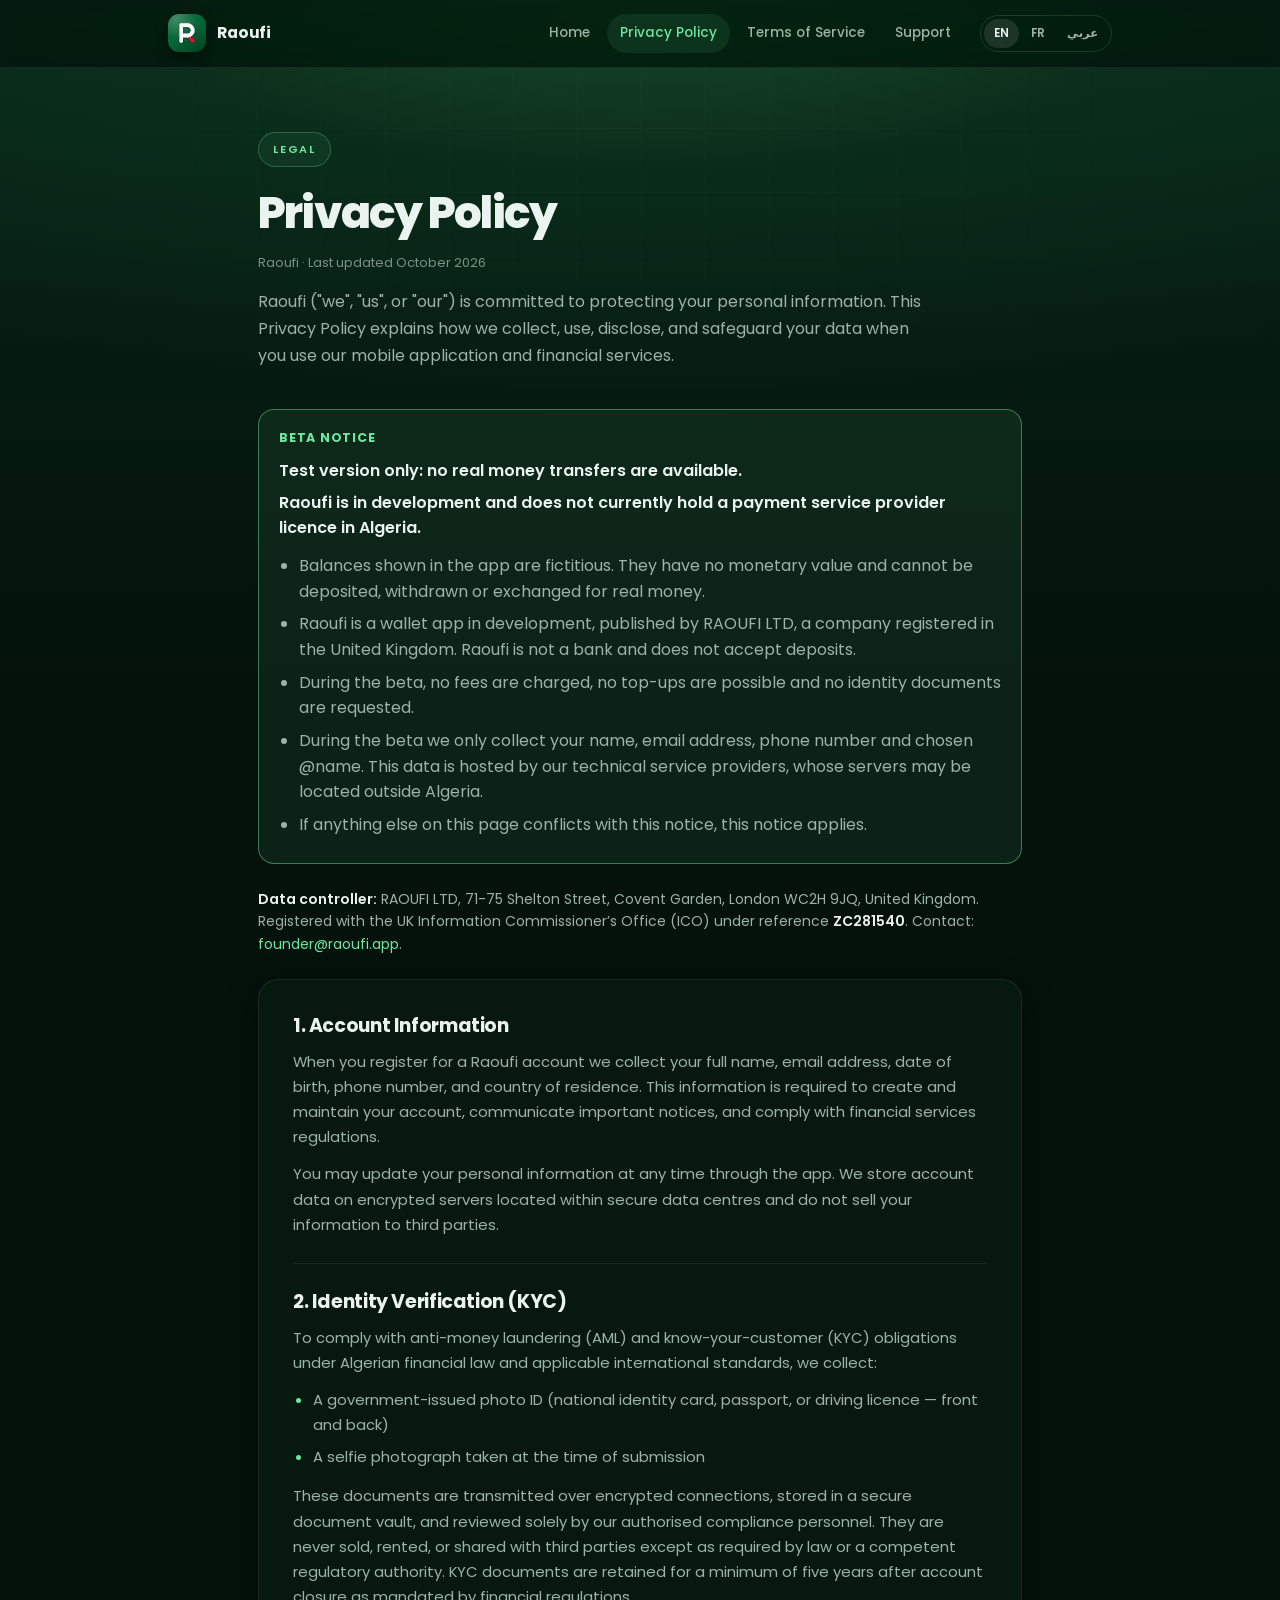
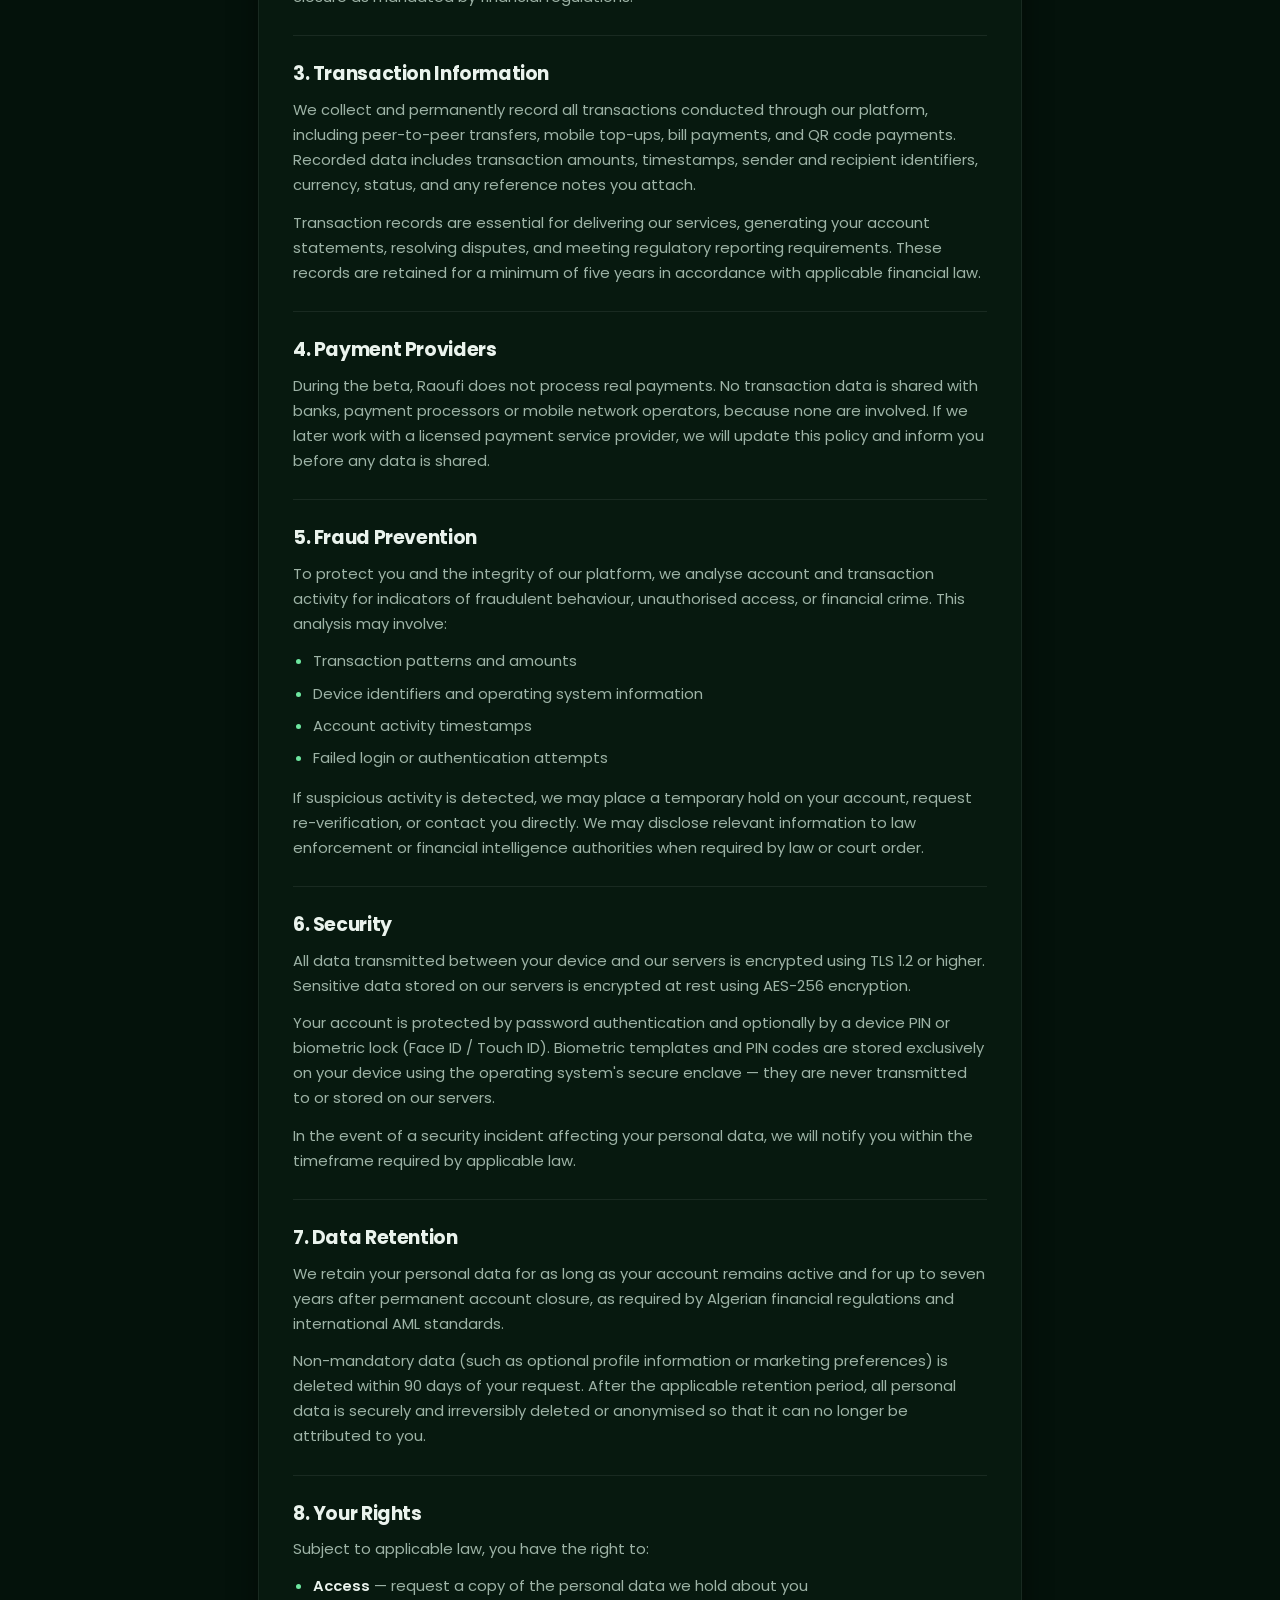
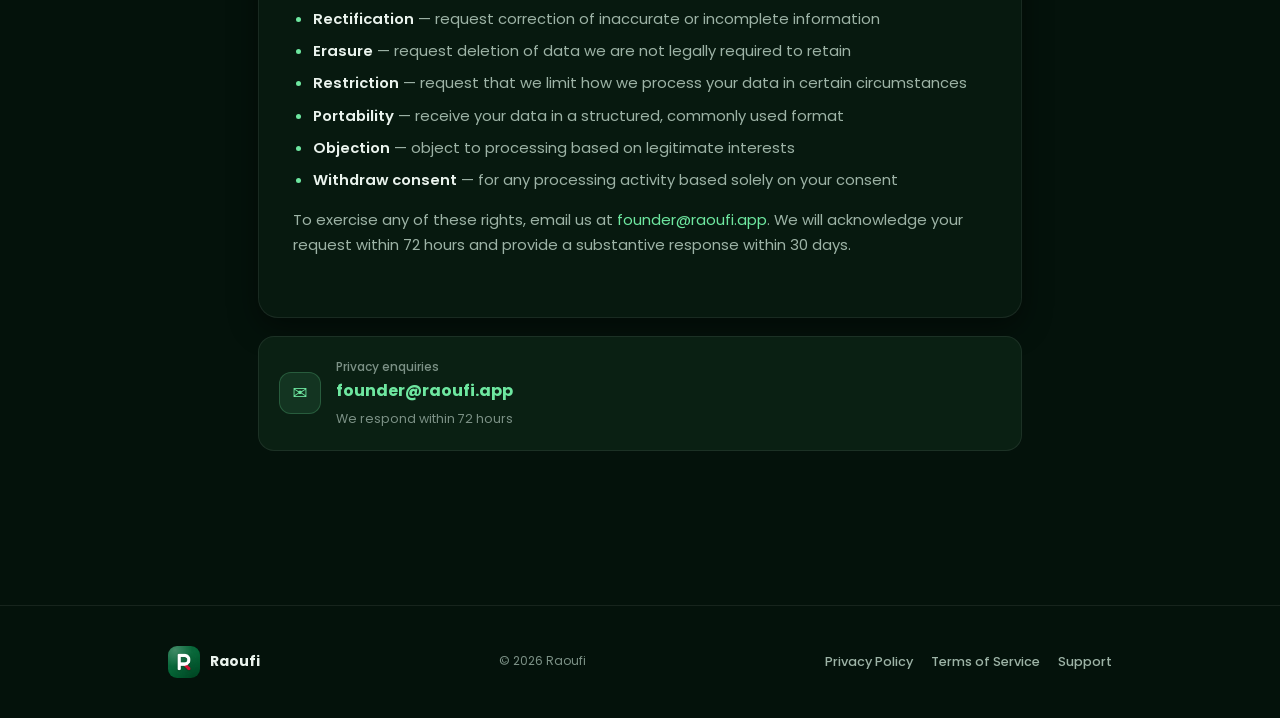
<file: privacy.html>
<!DOCTYPE html>
<html lang="en" dir="ltr">
<head>
  <meta charset="UTF-8" />
  <meta name="viewport" content="width=device-width, initial-scale=1.0" />
  <meta name="description" content="Raoufi Privacy Policy — how we collect, use, and protect your personal data." />
  <title>Privacy Policy — Raoufi</title>
  <link rel="stylesheet" href="styles.css" />
</head>
<body>

  <nav class="nav">
    <div class="nav-inner">
      <a href="index.html" class="nav-logo">
        <div class="nav-logo-mark">DZ</div>
        <span class="nav-brand">Raoufi</span>
      </a>
      <div class="nav-links">
        <a href="index.html" data-i18n="nav_home">Home</a>
        <a href="privacy.html" class="active" data-i18n="nav_privacy">Privacy Policy</a>
        <a href="terms.html" data-i18n="nav_terms">Terms of Service</a>
        <a href="support.html" data-i18n="nav_support">Support</a>
      </div>
      <div class="lang-switcher">
        <button class="lang-btn lang-btn-active" data-lang="en" onclick="setLanguage('en')">EN</button>
        <button class="lang-btn" data-lang="fr" onclick="setLanguage('fr')">FR</button>
        <button class="lang-btn" data-lang="ar" onclick="setLanguage('ar')">عربي</button>
      </div>
    </div>
  </nav>

  <main class="page">

    <div class="page-header">
      <div class="eyebrow" data-i18n="page_eyebrow">Legal</div>
      <h1 data-i18n="page_title">Privacy Policy</h1>
      <div class="meta" data-i18n="page_meta">Raoufi · Last updated October 2026</div>
      <p class="intro" data-i18n="page_intro">Raoufi ("we", "us", or "our") is committed to protecting your personal information. This Privacy Policy explains how we collect, use, disclose, and safeguard your data when you use our mobile application and financial services.</p>
    </div>

    <div class="beta-notice" style="border:1px solid rgba(110,231,160,.45);background:rgba(110,231,160,.08);border-radius:16px;padding:18px 20px;margin:0 0 24px;line-height:1.6" data-i18n-html="beta_notice"><p style="margin:0 0 10px;font-size:12.5px;font-weight:700;letter-spacing:.06em;text-transform:uppercase;color:#6EE7A0">Beta notice</p><p style="margin:0 0 6px;font-size:16px"><strong>Test version only: no real money transfers are available.</strong></p><p style="margin:0 0 12px;font-size:16px"><strong>Raoufi is in development and does not currently hold a payment service provider licence in Algeria.</strong></p><ul style="margin:0;padding-inline-start:20px"><li>Balances shown in the app are fictitious. They have no monetary value and cannot be deposited, withdrawn or exchanged for real money.</li><li>Raoufi is a wallet app in development, published by RAOUFI LTD, a company registered in the United Kingdom. Raoufi is not a bank and does not accept deposits.</li><li>During the beta, no fees are charged, no top-ups are possible and no identity documents are requested.</li><li>During the beta we only collect your name, email address, phone number and chosen @name. This data is hosted by our technical service providers, whose servers may be located outside Algeria.</li><li>If anything else on this page conflicts with this notice, this notice applies.</li></ul></div>

    <p class="controller-note" style="margin:0 0 24px;font-size:14px;line-height:1.6;color:var(--dim)" data-i18n-html="controller_note"><strong>Data controller:</strong> RAOUFI LTD, 71-75 Shelton Street, Covent Garden, London WC2H 9JQ, United Kingdom. Registered with the UK Information Commissioner’s Office (ICO) under reference <strong>ZC281540</strong>. Contact: <a href="mailto:founder@raoufi.app">founder@raoufi.app</a>.</p>

    <div class="card">
      <div class="card-inner">

        <div class="section">
          <h2 data-i18n="s1_title">1. Account Information</h2>
          <div data-i18n-html="s1_body">
            <p>When you register for a Raoufi account we collect your full name, email address, date of birth, phone number, and country of residence. This information is required to create and maintain your account, communicate important notices, and comply with financial services regulations.</p>
            <p>You may update your personal information at any time through the app. We store account data on encrypted servers located within secure data centres and do not sell your information to third parties.</p>
          </div>
        </div>

        <div class="section">
          <h2 data-i18n="s2_title">2. Identity Verification (KYC)</h2>
          <div data-i18n-html="s2_body">
            <p>To comply with anti-money laundering (AML) and know-your-customer (KYC) obligations under Algerian financial law and applicable international standards, we collect:</p>
            <ul>
              <li>A government-issued photo ID (national identity card, passport, or driving licence — front and back)</li>
              <li>A selfie photograph taken at the time of submission</li>
            </ul>
            <p>These documents are transmitted over encrypted connections, stored in a secure document vault, and reviewed solely by our authorised compliance personnel. They are never sold, rented, or shared with third parties except as required by law or a competent regulatory authority. KYC documents are retained for a minimum of five years after account closure as mandated by financial regulations.</p>
          </div>
        </div>

        <div class="section">
          <h2 data-i18n="s3_title">3. Transaction Information</h2>
          <div data-i18n-html="s3_body">
            <p>We collect and permanently record all transactions conducted through our platform, including peer-to-peer transfers, mobile top-ups, bill payments, and QR code payments. Recorded data includes transaction amounts, timestamps, sender and recipient identifiers, currency, status, and any reference notes you attach.</p>
            <p>Transaction records are essential for delivering our services, generating your account statements, resolving disputes, and meeting regulatory reporting requirements. These records are retained for a minimum of five years in accordance with applicable financial law.</p>
          </div>
        </div>

        <div class="section">
          <h2 data-i18n="s4_title">4. Payment Providers</h2>
          <div data-i18n-html="s4_body">
            <p>During the beta, Raoufi does not process real payments. No transaction data is shared with banks, payment processors or mobile network operators, because none are involved. If we later work with a licensed payment service provider, we will update this policy and inform you before any data is shared.</p>
          </div>
        </div>

        <div class="section">
          <h2 data-i18n="s5_title">5. Fraud Prevention</h2>
          <div data-i18n-html="s5_body">
            <p>To protect you and the integrity of our platform, we analyse account and transaction activity for indicators of fraudulent behaviour, unauthorised access, or financial crime. This analysis may involve:</p>
            <ul>
              <li>Transaction patterns and amounts</li>
              <li>Device identifiers and operating system information</li>
              <li>Account activity timestamps</li>
              <li>Failed login or authentication attempts</li>
            </ul>
            <p>If suspicious activity is detected, we may place a temporary hold on your account, request re-verification, or contact you directly. We may disclose relevant information to law enforcement or financial intelligence authorities when required by law or court order.</p>
          </div>
        </div>

        <div class="section">
          <h2 data-i18n="s6_title">6. Security</h2>
          <div data-i18n-html="s6_body">
            <p>All data transmitted between your device and our servers is encrypted using TLS 1.2 or higher. Sensitive data stored on our servers is encrypted at rest using AES-256 encryption.</p>
            <p>Your account is protected by password authentication and optionally by a device PIN or biometric lock (Face ID / Touch ID). Biometric templates and PIN codes are stored exclusively on your device using the operating system's secure enclave — they are never transmitted to or stored on our servers.</p>
            <p>In the event of a security incident affecting your personal data, we will notify you within the timeframe required by applicable law.</p>
          </div>
        </div>

        <div class="section">
          <h2 data-i18n="s7_title">7. Data Retention</h2>
          <div data-i18n-html="s7_body">
            <p>We retain your personal data for as long as your account remains active and for up to seven years after permanent account closure, as required by Algerian financial regulations and international AML standards.</p>
            <p>Non-mandatory data (such as optional profile information or marketing preferences) is deleted within 90 days of your request. After the applicable retention period, all personal data is securely and irreversibly deleted or anonymised so that it can no longer be attributed to you.</p>
          </div>
        </div>

        <div class="section">
          <h2 data-i18n="s8_title">8. Your Rights</h2>
          <div data-i18n-html="s8_body">
            <p>Subject to applicable law, you have the right to:</p>
            <ul>
              <li><strong>Access</strong> — request a copy of the personal data we hold about you</li>
              <li><strong>Rectification</strong> — request correction of inaccurate or incomplete information</li>
              <li><strong>Erasure</strong> — request deletion of data we are not legally required to retain</li>
              <li><strong>Restriction</strong> — request that we limit how we process your data in certain circumstances</li>
              <li><strong>Portability</strong> — receive your data in a structured, commonly used format</li>
              <li><strong>Objection</strong> — object to processing based on legitimate interests</li>
              <li><strong>Withdraw consent</strong> — for any processing activity based solely on your consent</li>
            </ul>
            <p>To exercise any of these rights, email us at <a href="mailto:founder@raoufi.app">founder@raoufi.app</a>. We will acknowledge your request within 72 hours and provide a substantive response within 30 days.</p>
          </div>
        </div>

      </div>
    </div>

    <a href="mailto:founder@raoufi.app" class="contact-card">
      <div class="contact-icon">✉️</div>
      <div>
        <div class="contact-label" data-i18n="contact_label">Privacy enquiries</div>
        <div class="contact-email">founder@raoufi.app</div>
        <div class="contact-note" data-i18n="contact_note">We respond within 72 hours</div>
      </div>
    </a>

  </main>

  <footer class="footer">
    <div class="footer-inner">
      <a href="index.html" class="footer-logo">
        <div class="footer-logo-mark">DZ</div>
        <span class="footer-brand">Raoufi</span>
      </a>
      <span class="footer-copy" data-i18n="footer_copy">&copy; 2026 Raoufi</span>
      <div class="footer-links">
        <a href="privacy.html" data-i18n="nav_privacy">Privacy</a>
        <a href="terms.html" data-i18n="nav_terms">Terms</a>
        <a href="support.html" data-i18n="nav_support">Support</a>
      </div>
    </div>
  </footer>

  <script>
  window.TRANSLATIONS = {
    en: {
      doc_title:    'Privacy Policy — Raoufi',
      beta_notice: "<p style=\"margin:0 0 10px;font-size:12.5px;font-weight:700;letter-spacing:.06em;text-transform:uppercase;color:#6EE7A0\">Beta notice</p><p style=\"margin:0 0 6px;font-size:16px\"><strong>Test version only: no real money transfers are available.</strong></p><p style=\"margin:0 0 12px;font-size:16px\"><strong>Raoufi is in development and does not currently hold a payment service provider licence in Algeria.</strong></p><ul style=\"margin:0;padding-inline-start:20px\"><li>Balances shown in the app are fictitious. They have no monetary value and cannot be deposited, withdrawn or exchanged for real money.</li><li>Raoufi is a wallet app in development, published by RAOUFI LTD, a company registered in the United Kingdom. Raoufi is not a bank and does not accept deposits.</li><li>During the beta, no fees are charged, no top-ups are possible and no identity documents are requested.</li><li>During the beta we only collect your name, email address, phone number and chosen @name. This data is hosted by our technical service providers, whose servers may be located outside Algeria.</li><li>If anything else on this page conflicts with this notice, this notice applies.</li></ul>",
      controller_note: "<strong>Data controller:</strong> RAOUFI LTD, 71-75 Shelton Street, Covent Garden, London WC2H 9JQ, United Kingdom. Registered with the UK Information Commissioner’s Office (ICO) under reference <strong>ZC281540</strong>. Contact: <a href=\"mailto:founder@raoufi.app\">founder@raoufi.app</a>.",
      nav_home:     'Home', nav_privacy: 'Privacy Policy',
      nav_terms:    'Terms of Service', nav_support: 'Support',
      page_eyebrow: 'Legal',
      page_title:   'Privacy Policy',
      page_meta:    'Raoufi · Last updated October 2026',
      page_intro:   'Raoufi ("we", "us", or "our") is committed to protecting your personal information. This Privacy Policy explains how we collect, use, disclose, and safeguard your data when you use our mobile application and financial services.',
      s1_title: '1. Account Information',
      s1_body: '<p>When you register for a Raoufi account we collect your full name, email address, date of birth, phone number, and country of residence. This information is required to create and maintain your account, communicate important notices, and comply with financial services regulations.</p><p>You may update your personal information at any time through the app. We store account data on encrypted servers located within secure data centres and do not sell your information to third parties.</p>',
      s2_title: '2. Identity Verification (KYC)',
      s2_body: '<p>To comply with anti-money laundering (AML) and know-your-customer (KYC) obligations under Algerian financial law and applicable international standards, we collect:</p><ul><li>A government-issued photo ID (national identity card, passport, or driving licence — front and back)</li><li>A selfie photograph taken at the time of submission</li></ul><p>These documents are transmitted over encrypted connections, stored in a secure document vault, and reviewed solely by our authorised compliance personnel. They are never sold, rented, or shared with third parties except as required by law or a competent regulatory authority. KYC documents are retained for a minimum of five years after account closure as mandated by financial regulations.</p>',
      s3_title: '3. Transaction Information',
      s3_body: '<p>We collect and permanently record all transactions conducted through our platform, including peer-to-peer transfers, mobile top-ups, bill payments, and QR code payments. Recorded data includes transaction amounts, timestamps, sender and recipient identifiers, currency, status, and any reference notes you attach.</p><p>Transaction records are essential for delivering our services, generating your account statements, resolving disputes, and meeting regulatory reporting requirements. These records are retained for a minimum of five years in accordance with applicable financial law.</p>',
      s4_title: '4. Payment Providers',
      s4_body: "<p>During the beta, Raoufi does not process real payments. No transaction data is shared with banks, payment processors or mobile network operators, because none are involved. If we later work with a licensed payment service provider, we will update this policy and inform you before any data is shared.</p>",
      s5_title: '5. Fraud Prevention',
      s5_body: '<p>To protect you and the integrity of our platform, we analyse account and transaction activity for indicators of fraudulent behaviour, unauthorised access, or financial crime. This analysis may involve:</p><ul><li>Transaction patterns and amounts</li><li>Device identifiers and operating system information</li><li>Account activity timestamps</li><li>Failed login or authentication attempts</li></ul><p>If suspicious activity is detected, we may place a temporary hold on your account, request re-verification, or contact you directly. We may disclose relevant information to law enforcement or financial intelligence authorities when required by law or court order.</p>',
      s6_title: '6. Security',
      s6_body: '<p>All data transmitted between your device and our servers is encrypted using TLS 1.2 or higher. Sensitive data stored on our servers is encrypted at rest using AES-256 encryption.</p><p>Your account is protected by password authentication and optionally by a device PIN or biometric lock (Face ID / Touch ID). Biometric templates and PIN codes are stored exclusively on your device using the operating system\'s secure enclave — they are never transmitted to or stored on our servers.</p><p>In the event of a security incident affecting your personal data, we will notify you within the timeframe required by applicable law.</p>',
      s7_title: '7. Data Retention',
      s7_body: '<p>We retain your personal data for as long as your account remains active and for up to seven years after permanent account closure, as required by Algerian financial regulations and international AML standards.</p><p>Non-mandatory data (such as optional profile information or marketing preferences) is deleted within 90 days of your request. After the applicable retention period, all personal data is securely and irreversibly deleted or anonymised so that it can no longer be attributed to you.</p>',
      s8_title: '8. Your Rights',
      s8_body: '<p>Subject to applicable law, you have the right to:</p><ul><li><strong>Access</strong> — request a copy of the personal data we hold about you</li><li><strong>Rectification</strong> — request correction of inaccurate or incomplete information</li><li><strong>Erasure</strong> — request deletion of data we are not legally required to retain</li><li><strong>Restriction</strong> — request that we limit how we process your data in certain circumstances</li><li><strong>Portability</strong> — receive your data in a structured, commonly used format</li><li><strong>Objection</strong> — object to processing based on legitimate interests</li><li><strong>Withdraw consent</strong> — for any processing activity based solely on your consent</li></ul><p>To exercise any of these rights, email us at <a href="mailto:founder@raoufi.app">founder@raoufi.app</a>. We will acknowledge your request within 72 hours and provide a substantive response within 30 days.</p>',
      contact_label: 'Privacy enquiries', contact_note: 'We respond within 72 hours',
      footer_copy: '© 2026 Raoufi'
    },
    fr: {
      doc_title:    'Politique de confidentialité — Raoufi',
      beta_notice: "<p style=\"margin:0 0 10px;font-size:12.5px;font-weight:700;letter-spacing:.06em;text-transform:uppercase;color:#6EE7A0\">Avis — version bêta</p><p style=\"margin:0 0 6px;font-size:16px\"><strong>Version de test uniquement : aucun transfert d’argent réel n’est disponible.</strong></p><p style=\"margin:0 0 12px;font-size:16px\"><strong>Raoufi est en phase de développement et ne dispose pas, à ce jour, d’un agrément de prestataire de services de paiement en Algérie.</strong></p><ul style=\"margin:0;padding-inline-start:20px\"><li>Les soldes affichés dans l’application sont fictifs. Ils n’ont aucune valeur monétaire et ne peuvent être ni déposés, ni retirés, ni échangés contre de l’argent réel.</li><li>Raoufi est une application de portefeuille en cours de développement, éditée par RAOUFI LTD, société immatriculée au Royaume-Uni. Raoufi n’est pas une banque et ne reçoit aucun dépôt.</li><li>Pendant la bêta, aucuns frais ne sont prélevés, aucune recharge n’est possible et aucune pièce d’identité n’est demandée.</li><li>Pendant la bêta, nous collectons uniquement votre nom, votre adresse e-mail, votre numéro de téléphone et le @nom choisi. Ces données sont hébergées par nos prestataires techniques, dont les serveurs peuvent être situés hors d’Algérie.</li><li>En cas de contradiction avec le reste de cette page, le présent avis prévaut.</li></ul>",
      controller_note: "<strong>Responsable du traitement :</strong> RAOUFI LTD, 71-75 Shelton Street, Covent Garden, London WC2H 9JQ, Royaume-Uni. Enregistré auprès de l’Information Commissioner’s Office (ICO, autorité britannique de protection des données) sous la référence <strong>ZC281540</strong>. Contact : <a href=\"mailto:founder@raoufi.app\">founder@raoufi.app</a>.",
      nav_home:     'Accueil', nav_privacy: 'Confidentialité',
      nav_terms:    'Conditions d\'utilisation', nav_support: 'Assistance',
      page_eyebrow: 'Mentions légales',
      page_title:   'Politique de confidentialité',
      page_meta:    'Raoufi · Dernière mise à jour octobre 2026',
      page_intro:   'Raoufi (« nous ») s\'engage à protéger vos informations personnelles. Cette politique de confidentialité explique comment nous collectons, utilisons, divulguons et protégeons vos données lorsque vous utilisez notre application mobile et nos services financiers.',
      s1_title: '1. Informations du compte',
      s1_body: '<p>Lors de votre inscription sur Raoufi, nous collectons votre nom complet, votre adresse e-mail, votre date de naissance, votre numéro de téléphone et votre pays de résidence. Ces informations sont nécessaires pour créer et gérer votre compte, vous envoyer des avis importants et respecter la réglementation des services financiers.</p><p>Vous pouvez mettre à jour vos informations personnelles à tout moment depuis l\'application. Nous stockons les données du compte sur des serveurs chiffrés dans des centres de données sécurisés et ne vendons jamais vos informations à des tiers.</p>',
      s2_title: '2. Vérification d\'identité (KYC)',
      s2_body: '<p>Pour respecter les obligations de lutte contre le blanchiment de capitaux (LBC) et de connaissance du client (KYC) imposées par le droit financier algérien et les normes internationales applicables, nous collectons :</p><ul><li>Un document d\'identité officiel avec photo (carte nationale d\'identité, passeport ou permis de conduire — recto et verso)</li><li>Un selfie pris en temps réel au moment de la soumission</li></ul><p>Ces documents sont transmis via des connexions chiffrées, stockés dans un coffre-fort documentaire sécurisé et consultés uniquement par nos agents de conformité habilités. Ils ne sont jamais vendus, loués ou partagés avec des tiers, sauf obligation légale ou injonction d\'une autorité réglementaire compétente. Les documents KYC sont conservés pendant au moins cinq ans après la clôture du compte, conformément à la réglementation financière.</p>',
      s3_title: '3. Informations sur les transactions',
      s3_body: '<p>Nous collectons et enregistrons de manière permanente toutes les transactions effectuées sur notre plateforme, notamment les virements entre particuliers, les recharges mobiles, les paiements de factures et les paiements par QR code. Les données enregistrées comprennent les montants, les horodatages, les identifiants de l\'expéditeur et du destinataire, la devise, l\'état et toute note de référence que vous joignez.</p><p>Les relevés de transactions sont essentiels pour fournir nos services, générer vos relevés de compte, résoudre les litiges et satisfaire aux exigences de déclaration réglementaire. Ces relevés sont conservés pendant au moins cinq ans conformément à la législation financière applicable.</p>',
      s4_title: '4. Prestataires de paiement',
      s4_body: "<p>Pendant la bêta, Raoufi ne traite aucun paiement réel. Aucune donnée de transaction n’est partagée avec des banques, des processeurs de paiement ou des opérateurs mobiles, puisqu’aucun n’intervient. Si nous travaillons plus tard avec un prestataire de services de paiement agréé, nous mettrons à jour cette politique et vous en informerons avant tout partage de données.</p>",
      s5_title: '5. Prévention de la fraude',
      s5_body: '<p>Pour vous protéger et préserver l\'intégrité de notre plateforme, nous analysons l\'activité du compte et des transactions afin de détecter des comportements frauduleux, des accès non autorisés ou des infractions financières. Cette analyse peut porter sur :</p><ul><li>Les schémas et montants de transactions</li><li>Les identifiants d\'appareils et les informations sur le système d\'exploitation</li><li>Les horodatages d\'activité du compte</li><li>Les tentatives de connexion ou d\'authentification échouées</li></ul><p>En cas d\'activité suspecte détectée, nous pouvons bloquer temporairement votre compte, demander une re-vérification ou vous contacter directement. Nous pouvons divulguer des informations pertinentes aux autorités répressives ou aux services de renseignement financier lorsque la loi ou une ordonnance de tribunal l\'exige.</p>',
      s6_title: '6. Sécurité',
      s6_body: '<p>Toutes les données transmises entre votre appareil et nos serveurs sont chiffrées à l\'aide de TLS 1.2 ou supérieur. Les données sensibles stockées sur nos serveurs sont chiffrées au repos avec le chiffrement AES-256.</p><p>Votre compte est protégé par une authentification par mot de passe et, en option, par un code PIN ou un verrou biométrique (Face ID / Touch ID). Les empreintes biométriques et les codes PIN sont stockés exclusivement sur votre appareil dans l\'enclave sécurisée du système d\'exploitation — ils ne sont jamais transmis à nos serveurs ni stockés sur ceux-ci.</p><p>En cas d\'incident de sécurité affectant vos données personnelles, nous vous en informerons dans les délais prescrits par la législation applicable.</p>',
      s7_title: '7. Conservation des données',
      s7_body: '<p>Nous conservons vos données personnelles aussi longtemps que votre compte est actif et jusqu\'à sept ans après la clôture définitive du compte, conformément à la réglementation financière algérienne et aux normes internationales de lutte contre le blanchiment de capitaux.</p><p>Les données non obligatoires (telles que les informations facultatives du profil ou les préférences marketing) sont supprimées dans les 90 jours suivant votre demande. À l\'expiration de la période de conservation applicable, toutes les données personnelles sont supprimées de façon sécurisée et irréversible ou anonymisées afin de ne plus pouvoir vous être attribuées.</p>',
      s8_title: '8. Vos droits',
      s8_body: '<p>Sous réserve de la législation applicable, vous disposez du droit :</p><ul><li><strong>D\'accès</strong> — demander une copie des données personnelles que nous détenons vous concernant</li><li><strong>De rectification</strong> — demander la correction d\'informations inexactes ou incomplètes</li><li><strong>D\'effacement</strong> — demander la suppression de données que nous ne sommes pas légalement tenus de conserver</li><li><strong>De limitation</strong> — demander que nous limitions le traitement de vos données dans certaines circonstances</li><li><strong>De portabilité</strong> — recevoir vos données dans un format structuré et couramment utilisé</li><li><strong>D\'opposition</strong> — vous opposer au traitement fondé sur des intérêts légitimes</li><li><strong>De retrait du consentement</strong> — pour toute activité de traitement reposant uniquement sur votre consentement</li></ul><p>Pour exercer l\'un de ces droits, contactez-nous à <a href="mailto:founder@raoufi.app">founder@raoufi.app</a>. Nous accuserons réception de votre demande dans les 72 heures et fournirons une réponse de fond dans les 30 jours.</p>',
      contact_label: 'Questions relatives à la confidentialité', contact_note: 'Nous répondons dans les 72 heures',
      footer_copy: '© 2026 Raoufi'
    },
    ar: {
      doc_title:    'سياسة الخصوصية — Raoufi',
      beta_notice: "<p style=\"margin:0 0 10px;font-size:12.5px;font-weight:700;letter-spacing:.06em;text-transform:uppercase;color:#6EE7A0\">تنبيه — نسخة تجريبية</p><p style=\"margin:0 0 6px;font-size:16px\"><strong>نسخة تجريبية فقط: لا تتوفر أي تحويلات بأموال حقيقية.</strong></p><p style=\"margin:0 0 12px;font-size:16px\"><strong>تطبيق Raoufi في مرحلة التطوير ولا يحمل حالياً ترخيص مقدّم خدمات الدفع في الجزائر.</strong></p><ul style=\"margin:0;padding-inline-start:20px\"><li>الأرصدة المعروضة في التطبيق وهمية، ليست لها أي قيمة مالية ولا يمكن إيداعها أو سحبها أو استبدالها بأموال حقيقية.</li><li>Raoufi تطبيق محفظة قيد التطوير تنشره شركة RAOUFI LTD المسجّلة في المملكة المتحدة. Raoufi ليس بنكاً ولا يتلقى أي ودائع.</li><li>خلال المرحلة التجريبية، لا تُفرض أي رسوم، ولا يمكن شحن الرصيد، ولا تُطلب أي وثائق هوية.</li><li>خلال المرحلة التجريبية، نجمع فقط اسمك وبريدك الإلكتروني ورقم هاتفك و@الاسم الذي اخترته. تُستضاف هذه البيانات لدى مزوّدينا التقنيين، وقد تقع خوادمهم خارج الجزائر.</li><li>في حال تعارض أي بند آخر في هذه الصفحة مع هذا التنبيه، يسري هذا التنبيه.</li></ul>",
      controller_note: "<strong>المسؤول عن معالجة البيانات:</strong> RAOUFI LTD, 71-75 Shelton Street, Covent Garden, London WC2H 9JQ, المملكة المتحدة. مسجّل لدى مكتب مفوض المعلومات البريطاني (ICO) تحت المرجع <strong>ZC281540</strong>. للتواصل: <a href=\"mailto:founder@raoufi.app\">founder@raoufi.app</a>.",
      nav_home:     'الرئيسية', nav_privacy: 'سياسة الخصوصية',
      nav_terms:    'شروط الخدمة', nav_support: 'الدعم',
      page_eyebrow: 'قانوني',
      page_title:   'سياسة الخصوصية',
      page_meta:    'Raoufi · آخر تحديث أكتوبر 2026',
      page_intro:   'تلتزم منصة Raoufi بحماية معلوماتك الشخصية. توضّح سياسة الخصوصية هذه كيفية جمع بياناتك واستخدامها والإفصاح عنها وحمايتها عند استخدامك لتطبيقنا المحمول وخدماتنا المالية.',
      s1_title: '١. معلومات الحساب',
      s1_body: '<p>عند تسجيلك في Raoufi، نجمع اسمك الكامل وعنوان بريدك الإلكتروني وتاريخ ميلادك ورقم هاتفك وبلد إقامتك. تُعدّ هذه المعلومات ضرورية لإنشاء حسابك والحفاظ عليه، وإرسال الإشعارات المهمة إليك، والامتثال للوائح الخدمات المالية.</p><p>يمكنك تحديث معلوماتك الشخصية في أي وقت من خلال التطبيق. نخزّن بيانات الحساب على خوادم مشفّرة في مراكز بيانات آمنة، ولا نبيع معلوماتك لأطراف ثالثة.</p>',
      s2_title: '٢. التحقق من الهوية (KYC)',
      s2_body: '<p>امتثالاً لمتطلبات مكافحة غسيل الأموال (AML) والتحقق من هوية العملاء (KYC) بموجب القانون المالي الجزائري والمعايير الدولية المعمول بها، نجمع:</p><ul><li>وثيقة هوية رسمية تحمل صورة (بطاقة الهوية الوطنية أو جواز السفر أو رخصة القيادة — الوجه الأمامي والخلفي)</li><li>صورة شخصية حية يتم التقاطها وقت التقديم</li></ul><p>تُنقل هذه الوثائق عبر اتصالات مشفّرة وتُخزَّن في خزنة وثائق آمنة، ولا يطّلع عليها إلا موظفو الامتثال المخوَّلون. لا تُباع هذه الوثائق أو تُؤجَّر أو تُشارَك مع أطراف ثالثة إلا وفقاً لما يقتضيه القانون أو تأمر به جهة تنظيمية مختصة. يُحتفظ بوثائق التحقق لمدة لا تقل عن خمس سنوات بعد إغلاق الحساب وفقاً للوائح المالية.</p>',
      s3_title: '٣. معلومات المعاملات',
      s3_body: '<p>نجمع ونسجّل بصفة دائمة جميع المعاملات التي تجريها عبر منصتنا، بما فيها التحويلات بين الأفراد وشحن الهاتف المحمول ودفع الفواتير والمدفوعات عبر رمز QR. تشمل البيانات المسجَّلة مبالغ المعاملات والطوابع الزمنية وبيانات المُرسِل والمُستلِم والعملة والحالة وأي ملاحظات مرجعية تُضيفها.</p><p>تُعدّ سجلات المعاملات ضرورية لتقديم خدماتنا وإنشاء كشوف حسابك وحل النزاعات والوفاء بمتطلبات التقارير التنظيمية. يُحتفظ بهذه السجلات لمدة لا تقل عن خمس سنوات وفقاً للقانون المالي المعمول به.</p>',
      s4_title: '٤. مزودو خدمات الدفع',
      s4_body: "<p>خلال المرحلة التجريبية، لا يعالج Raoufi أي مدفوعات حقيقية. لا تتم مشاركة أي بيانات معاملات مع البنوك أو معالجي الدفع أو مشغّلي شبكات الهاتف المحمول، إذ لا يشارك أيٌّ منهم في الخدمة. إذا تعاونّا لاحقاً مع مقدّم خدمات دفع مرخَّص، فسنحدّث هذه السياسة ونبلغك قبل مشاركة أي بيانات.</p>",
      s5_title: '٥. منع الاحتيال',
      s5_body: '<p>لحمايتك وصون نزاهة منصتنا، نحلّل نشاط الحساب والمعاملات بحثاً عن مؤشرات السلوك الاحتيالي أو الوصول غير المصرَّح به أو الجرائم المالية. قد يشمل هذا التحليل:</p><ul><li>أنماط المعاملات ومبالغها</li><li>معرّفات الأجهزة ومعلومات نظام التشغيل</li><li>طوابع وقت نشاط الحساب</li><li>محاولات تسجيل الدخول أو المصادقة الفاشلة</li></ul><p>إذا اكتُشف نشاط مشبوه، قد نضع تعليقاً مؤقتاً على حسابك أو نطلب إعادة التحقق من هويتك أو نتواصل معك مباشرة. قد نُفصح عن المعلومات ذات الصلة لجهات إنفاذ القانون أو سلطات الاستخبارات المالية وفقاً لما يقتضيه القانون أو أمر المحكمة.</p>',
      s6_title: '٦. الأمان',
      s6_body: '<p>تُشفَّر جميع البيانات المنقولة بين جهازك وخوادمنا باستخدام TLS 1.2 أو أعلى. كما تُشفَّر البيانات الحساسة المخزَّنة على خوادمنا في حالة السكون باستخدام تشفير AES-256.</p><p>يُحمى حسابك بمصادقة كلمة المرور وبشكل اختياري بقفل رمز PIN للجهاز أو قفل بيومتري (Face ID / Touch ID). تُخزَّن بيانات بصمة الوجه ورموز PIN حصراً على جهازك باستخدام الخزنة الآمنة لنظام التشغيل، ولا تُنقل إلى خوادمنا أو تُخزَّن فيها.</p><p>في حالة وقوع حادثة أمنية تؤثر على بياناتك الشخصية، سنبلّغك في غضون الإطار الزمني الذي يستلزمه القانون المعمول به.</p>',
      s7_title: '٧. الاحتفاظ بالبيانات',
      s7_body: '<p>نحتفظ ببياناتك الشخصية طوال فترة نشاط حسابك ولمدة تصل إلى سبع سنوات بعد الإغلاق الدائم للحساب، وفقاً للوائح المالية الجزائرية ومعايير مكافحة غسيل الأموال الدولية.</p><p>تُحذف البيانات غير الإلزامية (كالمعلومات الاختيارية في الملف الشخصي أو تفضيلات التسويق) في غضون 90 يوماً من تقديم طلبك. بعد انتهاء فترة الاحتفاظ المعمول بها، تُحذف جميع البيانات الشخصية أو تُجهَّل بشكل آمن لا رجعة فيه بحيث لا يمكن إسنادها إليك.</p>',
      s8_title: '٨. حقوقك',
      s8_body: '<p>وفقاً للقانون المعمول به، يحق لك:</p><ul><li><strong>الوصول</strong> — طلب نسخة من بياناتك الشخصية المحفوظة لدينا</li><li><strong>التصحيح</strong> — طلب تصحيح المعلومات غير الدقيقة أو غير المكتملة</li><li><strong>الحذف</strong> — طلب حذف البيانات التي لا يلزمنا القانون بالاحتفاظ بها</li><li><strong>التقييد</strong> — طلب تقييد كيفية معالجة بياناتك في ظروف معينة</li><li><strong>قابلية النقل</strong> — استلام بياناتك بتنسيق منظّم وشائع الاستخدام</li><li><strong>الاعتراض</strong> — الاعتراض على المعالجة القائمة على المصالح المشروعة</li><li><strong>سحب الموافقة</strong> — لأي نشاط معالجة يستند فقط إلى موافقتك</li></ul><p>لممارسة أي من هذه الحقوق، تواصل معنا عبر <a href="mailto:founder@raoufi.app">founder@raoufi.app</a>. سنؤكد استلام طلبك خلال 72 ساعة ونُقدّم رداً موضوعياً خلال 30 يوماً.</p>',
      contact_label: 'استفسارات الخصوصية', contact_note: 'نردّ خلال 72 ساعة',
      footer_copy: '© 2026 Raoufi'
    }
  };
  </script>
  <script src="i18n.js"></script>
</body>
</html>
</file>
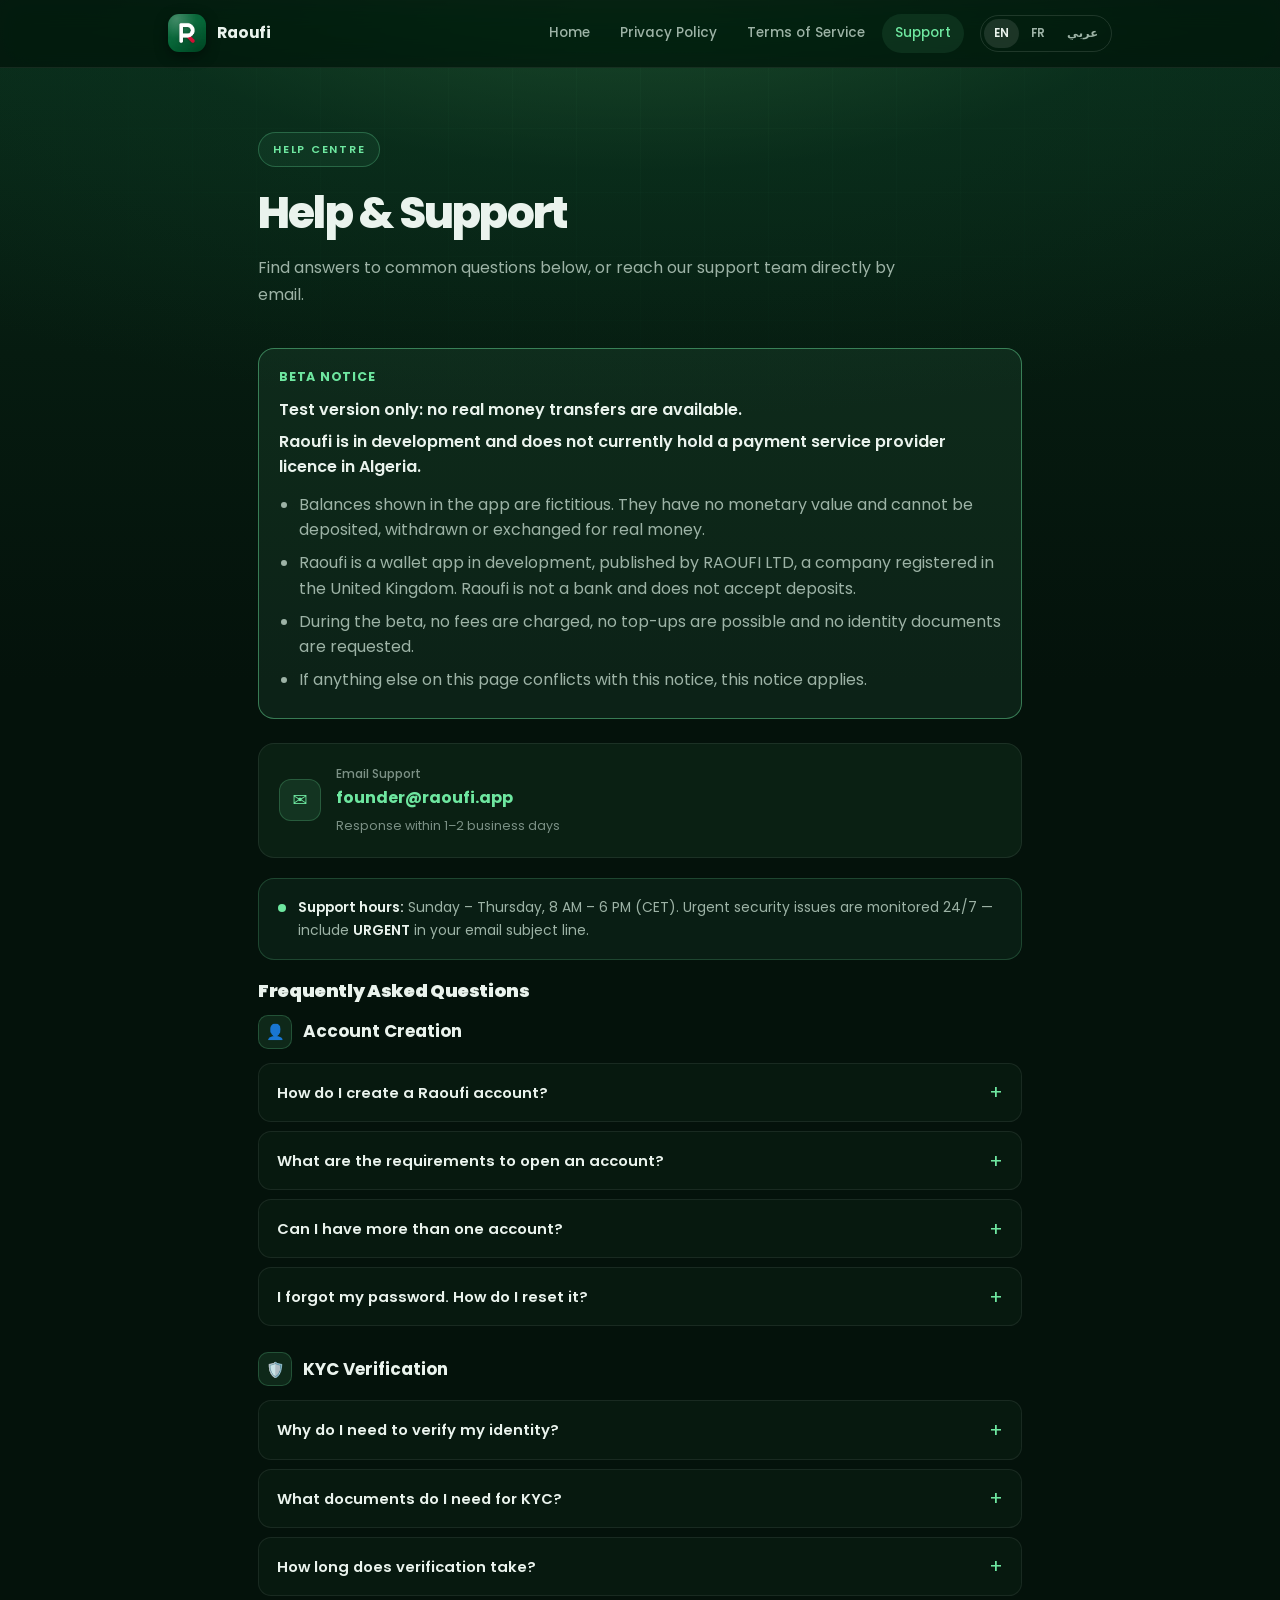
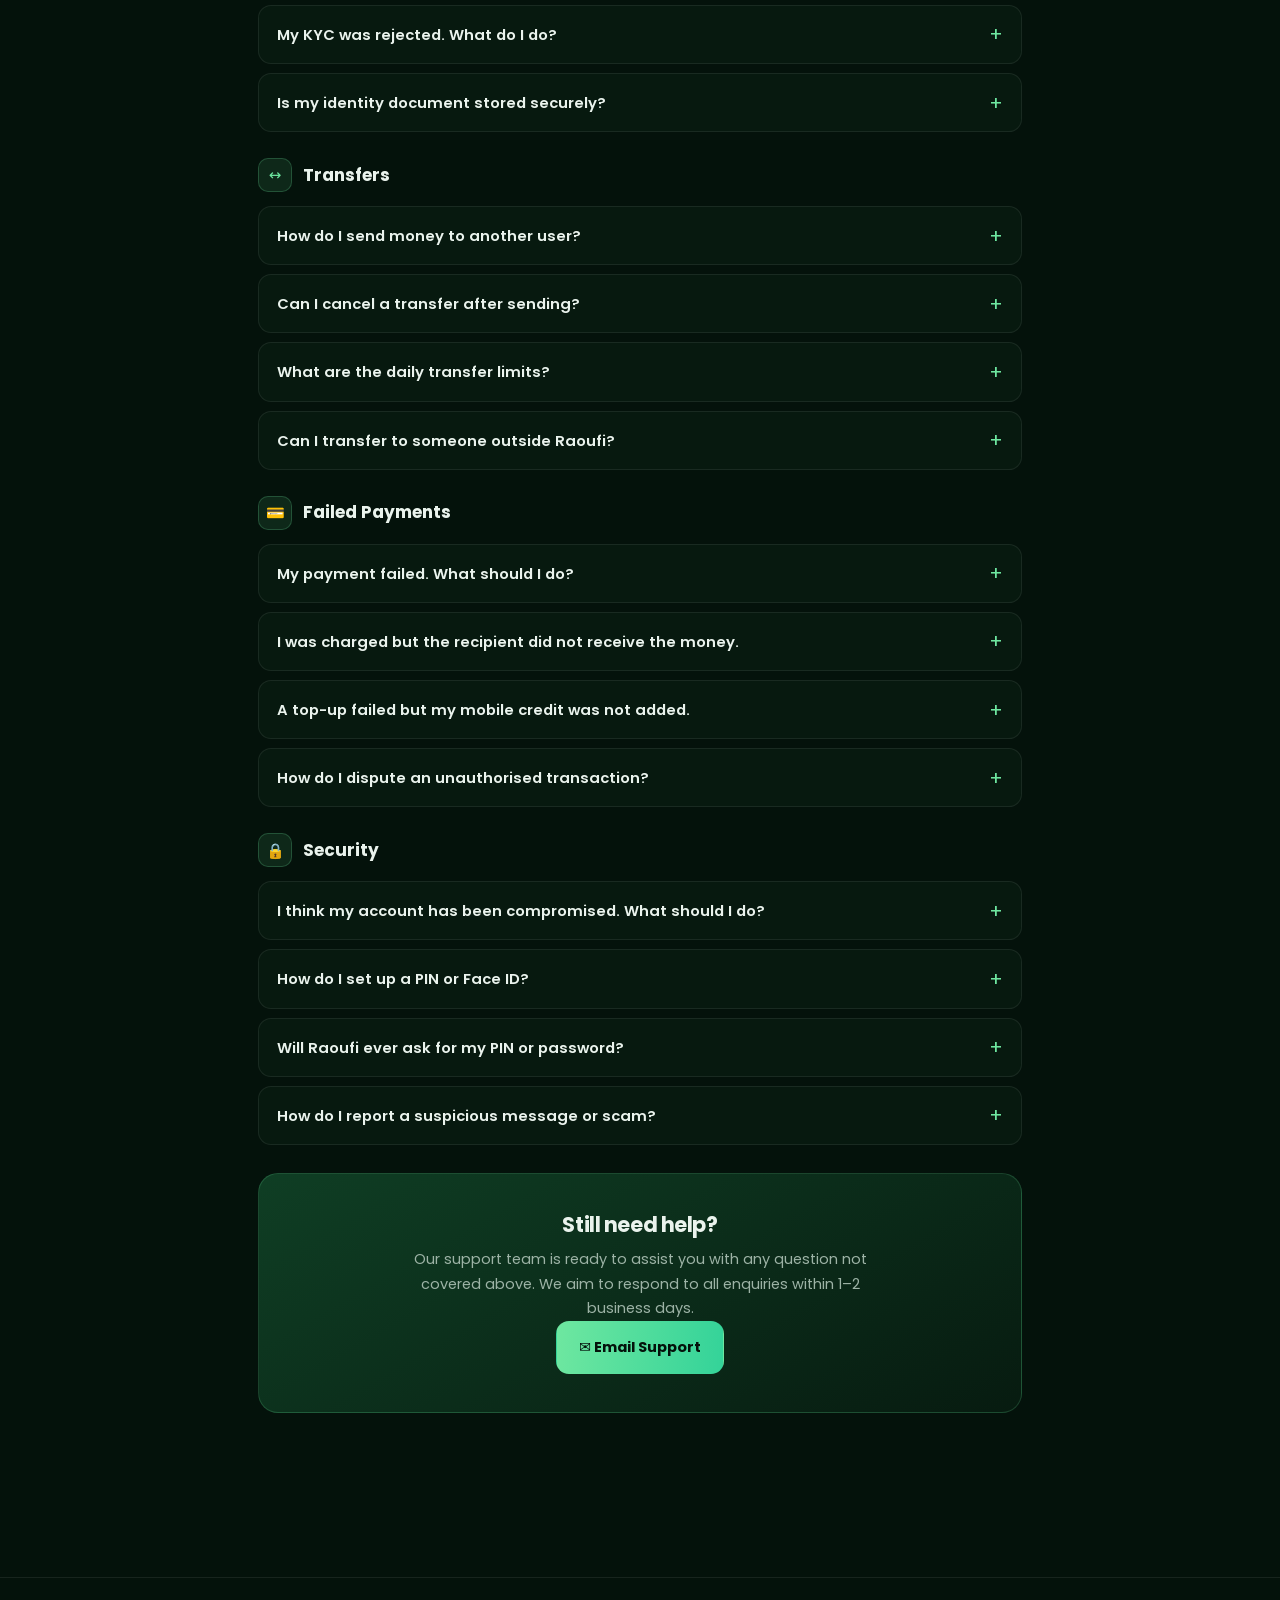
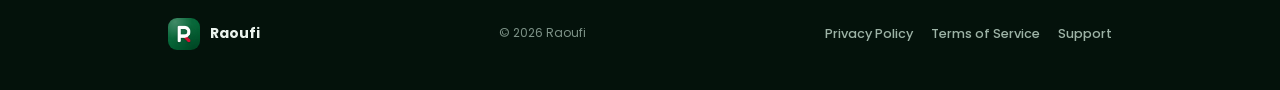
<file: support.html>
<!DOCTYPE html>
<html lang="en" dir="ltr">
<head>
  <meta charset="UTF-8" />
  <meta name="viewport" content="width=device-width, initial-scale=1.0" />
  <meta name="description" content="Raoufi Help and Support — FAQs, contact information, and troubleshooting guides." />
  <title>Help &amp; Support — Raoufi</title>
  <link rel="stylesheet" href="styles.css" />
</head>
<body>

  <nav class="nav">
    <div class="nav-inner">
      <a href="index.html" class="nav-logo">
        <div class="nav-logo-mark">DZ</div>
        <span class="nav-brand">Raoufi</span>
      </a>
      <div class="nav-links">
        <a href="index.html" data-i18n="nav_home">Home</a>
        <a href="privacy.html" data-i18n="nav_privacy">Privacy Policy</a>
        <a href="terms.html" data-i18n="nav_terms">Terms of Service</a>
        <a href="support.html" class="active" data-i18n="nav_support">Support</a>
      </div>
      <div class="lang-switcher">
        <button class="lang-btn lang-btn-active" data-lang="en" onclick="setLanguage('en')">EN</button>
        <button class="lang-btn" data-lang="fr" onclick="setLanguage('fr')">FR</button>
        <button class="lang-btn" data-lang="ar" onclick="setLanguage('ar')">عربي</button>
      </div>
    </div>
  </nav>

  <main class="page">

    <div class="page-header">
      <div class="eyebrow" data-i18n="page_eyebrow">Help Centre</div>
      <h1 data-i18n="page_title">Help &amp; Support</h1>
      <p class="intro" data-i18n="page_intro">Find answers to common questions below, or reach our support team directly by email.</p>
    </div>

    <div class="beta-notice" style="border:1px solid rgba(110,231,160,.45);background:rgba(110,231,160,.08);border-radius:16px;padding:18px 20px;margin:0 0 24px;line-height:1.6" data-i18n-html="beta_notice"><p style="margin:0 0 10px;font-size:12.5px;font-weight:700;letter-spacing:.06em;text-transform:uppercase;color:#6EE7A0">Beta notice</p><p style="margin:0 0 6px;font-size:16px"><strong>Test version only: no real money transfers are available.</strong></p><p style="margin:0 0 12px;font-size:16px"><strong>Raoufi is in development and does not currently hold a payment service provider licence in Algeria.</strong></p><ul style="margin:0;padding-inline-start:20px"><li>Balances shown in the app are fictitious. They have no monetary value and cannot be deposited, withdrawn or exchanged for real money.</li><li>Raoufi is a wallet app in development, published by RAOUFI LTD, a company registered in the United Kingdom. Raoufi is not a bank and does not accept deposits.</li><li>During the beta, no fees are charged, no top-ups are possible and no identity documents are requested.</li><li>If anything else on this page conflicts with this notice, this notice applies.</li></ul></div>

    <!-- Contact card -->
    <a href="mailto:founder@raoufi.app" class="contact-card">
      <div class="contact-icon">✉️</div>
      <div>
        <div class="contact-label" data-i18n="contact_label">Email Support</div>
        <div class="contact-email">founder@raoufi.app</div>
        <div class="contact-note" data-i18n="contact_note">Response within 1–2 business days</div>
      </div>
    </a>

    <!-- Hours notice -->
    <div class="notice">
      <div class="notice-dot"></div>
      <div>
        <p data-i18n-html="hours_notice"><strong>Support hours:</strong> Sunday – Thursday, 8 AM – 6 PM (CET). Urgent security issues are monitored 24/7 — include <strong>URGENT</strong> in your email subject line.</p>
      </div>
    </div>

    <h2 style="font-size:18px; font-weight:900; color:var(--text); margin-bottom:12px;" data-i18n="faq_heading">Frequently Asked Questions</h2>

    <!-- Section 1: Account Creation -->
    <div class="faq-section">
      <div class="faq-section-header">
        <div class="faq-section-icon">👤</div>
        <span class="faq-section-title" data-i18n="faq_s1_title">Account Creation</span>
      </div>
      <details>
        <summary data-i18n="faq_1_1_q">How do I create a Raoufi account?</summary>
        <div class="faq-answer" data-i18n="faq_1_1_a">Download the Raoufi app, tap "Create Account", and enter your email address and a secure password. You will receive a confirmation email — click the link to activate your account, then complete your profile.</div>
      </details>
      <details>
        <summary data-i18n="faq_1_2_q">What are the requirements to open an account?</summary>
        <div class="faq-answer" data-i18n="faq_1_2_a">You must be at least 18 years old and a resident of Algeria. You will need a valid email address, a phone number, and a government-issued photo ID for identity verification.</div>
      </details>
      <details>
        <summary data-i18n="faq_1_3_q">Can I have more than one account?</summary>
        <div class="faq-answer" data-i18n="faq_1_3_a">No. Each person may hold only one Raoufi account. Creating multiple accounts is prohibited under our Terms of Service and may result in all accounts being suspended.</div>
      </details>
      <details>
        <summary data-i18n="faq_1_4_q">I forgot my password. How do I reset it?</summary>
        <div class="faq-answer" data-i18n="faq_1_4_a">On the login screen, tap "Forgot Password" and enter the email address associated with your account. You will receive a password reset link within a few minutes. Check your spam folder if you do not see it.</div>
      </details>
    </div>

    <!-- Section 2: KYC -->
    <div class="faq-section">
      <div class="faq-section-header">
        <div class="faq-section-icon">🛡️</div>
        <span class="faq-section-title" data-i18n="faq_s2_title">KYC Verification</span>
      </div>
      <details>
        <summary data-i18n="faq_2_1_q">Why do I need to verify my identity?</summary>
        <div class="faq-answer" data-i18n="faq_2_1_a">Identity verification (KYC) is required by Algerian financial regulations to prevent money laundering and fraud. Without completing KYC, your account will have lower transaction limits and restricted features.</div>
      </details>
      <details>
        <summary data-i18n="faq_2_2_q">What documents do I need for KYC?</summary>
        <div class="faq-answer" data-i18n="faq_2_2_a">You will need a clear photo of the front (and back, if applicable) of a valid government-issued ID — this can be a national identity card, passport, or driving licence. You will also need to take a live selfie photograph at the time of submission.</div>
      </details>
      <details>
        <summary data-i18n="faq_2_3_q">How long does verification take?</summary>
        <div class="faq-answer" data-i18n="faq_2_3_a">Most verifications are reviewed within 1–3 business days. You will receive an in-app notification and email once a decision has been made. If additional information is needed, we will contact you directly.</div>
      </details>
      <details>
        <summary data-i18n="faq_2_4_q">My KYC was rejected. What do I do?</summary>
        <div class="faq-answer" data-i18n="faq_2_4_a">Check the rejection reason shown in the app. Common issues include blurry photos, expired documents, or a mismatch between your submitted information and your ID. Correct the issue and resubmit through the Verify Account section.</div>
      </details>
      <details>
        <summary data-i18n="faq_2_5_q">Is my identity document stored securely?</summary>
        <div class="faq-answer" data-i18n-html="faq_2_5_a">Yes. Your identity documents are transmitted over encrypted connections and stored in a secure document vault. They are only accessed by authorised compliance personnel and are never shared with third parties except as required by law. See our <a href="privacy.html">Privacy Policy</a> for full details.</div>
      </details>
    </div>

    <!-- Section 3: Transfers -->
    <div class="faq-section">
      <div class="faq-section-header">
        <div class="faq-section-icon">↔️</div>
        <span class="faq-section-title" data-i18n="faq_s3_title">Transfers</span>
      </div>
      <details>
        <summary data-i18n="faq_3_1_q">How do I send money to another user?</summary>
        <div class="faq-answer" data-i18n="faq_3_1_a">Tap the Transfer tab, select "Send Money", enter the recipient's registered email address and the amount, then confirm. Funds are credited to the recipient's account instantly.</div>
      </details>
      <details>
        <summary data-i18n="faq_3_2_q">Can I cancel a transfer after sending?</summary>
        <div class="faq-answer" data-i18n="faq_3_2_a">Transfers between Raoufi accounts are processed instantly and cannot be reversed once completed. Please double-check the recipient's email address and the amount before confirming any transfer.</div>
      </details>
      <details>
        <summary data-i18n="faq_3_3_q">What are the daily transfer limits?</summary>
        <div class="faq-answer" data-i18n="faq_3_3_a">Limits depend on your KYC verification tier. Unverified accounts have the lowest limits. Complete your KYC verification to unlock higher daily and monthly transfer limits. Current limits are displayed in the Transfer screen before you send.</div>
      </details>
      <details>
        <summary data-i18n="faq_3_4_q">Can I transfer to someone outside Raoufi?</summary>
        <div class="faq-answer" data-i18n="faq_3_4_a">Currently, transfers are available between Raoufi account holders. We are working on additional payment methods.</div>
      </details>
    </div>

    <!-- Section 4: Failed Payments -->
    <div class="faq-section">
      <div class="faq-section-header">
        <div class="faq-section-icon">💳</div>
        <span class="faq-section-title" data-i18n="faq_s4_title">Failed Payments</span>
      </div>
      <details>
        <summary data-i18n="faq_4_1_q">My payment failed. What should I do?</summary>
        <div class="faq-answer" data-i18n-html="faq_4_1_a">Check that you have sufficient balance and that you have not reached a daily or monthly limit. If the issue persists, contact us at <a href="mailto:founder@raoufi.app">founder@raoufi.app</a>.</div>
      </details>
      <details>
        <summary data-i18n="faq_4_2_q">I was charged but the recipient did not receive the money.</summary>
        <div class="faq-answer" data-i18n-html="faq_4_2_a">Wait up to 30 minutes and ask the recipient to refresh their account. If the issue persists after an hour, contact us at <a href="mailto:founder@raoufi.app">founder@raoufi.app</a> with the transaction reference and we will investigate immediately.</div>
      </details>
      <details>
        <summary data-i18n="faq_4_3_q">A top-up failed but my mobile credit was not added.</summary>
        <div class="faq-answer" data-i18n-html="faq_4_3_a">Mobile top-ups can occasionally take a few minutes to be applied by the network operator. If the credit has not appeared after 15 minutes, contact us with the transaction details at <a href="mailto:founder@raoufi.app">founder@raoufi.app</a>.</div>
      </details>
      <details>
        <summary data-i18n="faq_4_4_q">How do I dispute an unauthorised transaction?</summary>
        <div class="faq-answer" data-i18n-html="faq_4_4_a">If you see a transaction you did not authorise, contact us immediately at <a href="mailto:founder@raoufi.app">founder@raoufi.app</a>. Include the transaction date, amount, and reference. We will begin an investigation and may temporarily secure your account while we review.</div>
      </details>
    </div>

    <!-- Section 5: Security -->
    <div class="faq-section">
      <div class="faq-section-header">
        <div class="faq-section-icon">🔒</div>
        <span class="faq-section-title" data-i18n="faq_s5_title">Security</span>
      </div>
      <details>
        <summary data-i18n="faq_5_1_q">I think my account has been compromised. What should I do?</summary>
        <div class="faq-answer" data-i18n-html="faq_5_1_a">Act immediately: change your password using "Forgot Password" on the login screen. Enable your device PIN or Face ID in the Security section of your profile. Then contact us at <a href="mailto:founder@raoufi.app">founder@raoufi.app</a> with URGENT in the subject line.</div>
      </details>
      <details>
        <summary data-i18n="faq_5_2_q">How do I set up a PIN or Face ID?</summary>
        <div class="faq-answer" data-i18n="faq_5_2_a">Go to Profile → Security → Set PIN. After creating a PIN, if your device supports Face ID or Touch ID and you have it enrolled, you can enable biometric unlock from the same screen.</div>
      </details>
      <details>
        <summary data-i18n="faq_5_3_q">Will Raoufi ever ask for my PIN or password?</summary>
        <div class="faq-answer" data-i18n-html="faq_5_3_a">No — never. Our support team will never ask you to share your password, PIN, or one-time codes. If anyone claiming to be Raoufi asks for this information, it is a phishing attempt. Report it immediately to <a href="mailto:founder@raoufi.app">founder@raoufi.app</a>.</div>
      </details>
      <details>
        <summary data-i18n="faq_5_4_q">How do I report a suspicious message or scam?</summary>
        <div class="faq-answer" data-i18n-html="faq_5_4_a">Forward the suspicious email or screenshot the suspicious message and send it to <a href="mailto:founder@raoufi.app">founder@raoufi.app</a> with a brief description. Do not click any links or provide any information to the sender first.</div>
      </details>
    </div>

    <!-- CTA -->
    <div class="cta-card">
      <h2 data-i18n="cta_title">Still need help?</h2>
      <p data-i18n="cta_body">Our support team is ready to assist you with any question not covered above. We aim to respond to all enquiries within 1–2 business days.</p>
      <a href="mailto:founder@raoufi.app" class="btn btn-green" data-i18n="cta_btn">✉️  Email Support</a>
    </div>

  </main>

  <footer class="footer">
    <div class="footer-inner">
      <a href="index.html" class="footer-logo">
        <div class="footer-logo-mark">DZ</div>
        <span class="footer-brand">Raoufi</span>
      </a>
      <span class="footer-copy" data-i18n="footer_copy">&copy; 2026 Raoufi</span>
      <div class="footer-links">
        <a href="privacy.html" data-i18n="nav_privacy">Privacy</a>
        <a href="terms.html" data-i18n="nav_terms">Terms</a>
        <a href="support.html" data-i18n="nav_support">Support</a>
      </div>
    </div>
  </footer>

  <script>
  window.TRANSLATIONS = {
    en: {
      doc_title: 'Help & Support — Raoufi',
      beta_notice: "<p style=\"margin:0 0 10px;font-size:12.5px;font-weight:700;letter-spacing:.06em;text-transform:uppercase;color:#6EE7A0\">Beta notice</p><p style=\"margin:0 0 6px;font-size:16px\"><strong>Test version only: no real money transfers are available.</strong></p><p style=\"margin:0 0 12px;font-size:16px\"><strong>Raoufi is in development and does not currently hold a payment service provider licence in Algeria.</strong></p><ul style=\"margin:0;padding-inline-start:20px\"><li>Balances shown in the app are fictitious. They have no monetary value and cannot be deposited, withdrawn or exchanged for real money.</li><li>Raoufi is a wallet app in development, published by RAOUFI LTD, a company registered in the United Kingdom. Raoufi is not a bank and does not accept deposits.</li><li>During the beta, no fees are charged, no top-ups are possible and no identity documents are requested.</li><li>If anything else on this page conflicts with this notice, this notice applies.</li></ul>",
      nav_home: 'Home', nav_privacy: 'Privacy Policy',
      nav_terms: 'Terms of Service', nav_support: 'Support',
      page_eyebrow: 'Help Centre', page_title: 'Help & Support',
      page_intro: 'Find answers to common questions below, or reach our support team directly by email.',
      contact_label: 'Email Support', contact_note: 'Response within 1–2 business days',
      hours_notice: '<strong>Support hours:</strong> Sunday – Thursday, 8 AM – 6 PM (CET). Urgent security issues are monitored 24/7 — include <strong>URGENT</strong> in your email subject line.',
      faq_heading: 'Frequently Asked Questions',
      faq_s1_title: 'Account Creation',
      faq_1_1_q: 'How do I create a Raoufi account?',
      faq_1_1_a: 'Download the Raoufi app, tap "Create Account", and enter your email address and a secure password. You will receive a confirmation email — click the link to activate your account, then complete your profile.',
      faq_1_2_q: 'What are the requirements to open an account?',
      faq_1_2_a: 'You must be at least 18 years old and a resident of Algeria. You will need a valid email address, a phone number, and a government-issued photo ID for identity verification.',
      faq_1_3_q: 'Can I have more than one account?',
      faq_1_3_a: 'No. Each person may hold only one Raoufi account. Creating multiple accounts is prohibited under our Terms of Service and may result in all accounts being suspended.',
      faq_1_4_q: 'I forgot my password. How do I reset it?',
      faq_1_4_a: 'On the login screen, tap "Forgot Password" and enter the email address associated with your account. You will receive a password reset link within a few minutes. Check your spam folder if you do not see it.',
      faq_s2_title: 'KYC Verification',
      faq_2_1_q: 'Why do I need to verify my identity?',
      faq_2_1_a: 'Identity verification (KYC) is required by Algerian financial regulations to prevent money laundering and fraud. Without completing KYC, your account will have lower transaction limits and restricted features.',
      faq_2_2_q: 'What documents do I need for KYC?',
      faq_2_2_a: 'You will need a clear photo of the front (and back, if applicable) of a valid government-issued ID — this can be a national identity card, passport, or driving licence. You will also need to take a live selfie photograph at the time of submission.',
      faq_2_3_q: 'How long does verification take?',
      faq_2_3_a: 'Most verifications are reviewed within 1–3 business days. You will receive an in-app notification and email once a decision has been made. If additional information is needed, we will contact you directly.',
      faq_2_4_q: 'My KYC was rejected. What do I do?',
      faq_2_4_a: 'Check the rejection reason shown in the app. Common issues include blurry photos, expired documents, or a mismatch between your submitted information and your ID. Correct the issue and resubmit through the Verify Account section.',
      faq_2_5_q: 'Is my identity document stored securely?',
      faq_2_5_a: 'Yes. Your identity documents are transmitted over encrypted connections and stored in a secure document vault. They are only accessed by authorised compliance personnel and are never shared with third parties except as required by law. See our <a href="privacy.html">Privacy Policy</a> for full details.',
      faq_s3_title: 'Transfers',
      faq_3_1_q: 'How do I send money to another user?',
      faq_3_1_a: 'Tap the Transfer tab, select "Send Money", enter the recipient\'s registered email address and the amount, then confirm. Funds are credited to the recipient\'s account instantly.',
      faq_3_2_q: 'Can I cancel a transfer after sending?',
      faq_3_2_a: 'Transfers between Raoufi accounts are processed instantly and cannot be reversed once completed. Please double-check the recipient\'s email address and the amount before confirming any transfer.',
      faq_3_3_q: 'What are the daily transfer limits?',
      faq_3_3_a: 'Limits depend on your KYC verification tier. Unverified accounts have the lowest limits. Complete your KYC verification to unlock higher daily and monthly transfer limits. Current limits are displayed in the Transfer screen before you send.',
      faq_3_4_q: 'Can I transfer to someone outside Raoufi?',
      faq_3_4_a: 'Currently, transfers are available between Raoufi account holders. We are working on additional payment methods.',
      faq_s4_title: 'Failed Payments',
      faq_4_1_q: 'My payment failed. What should I do?',
      faq_4_1_a: 'Check that you have sufficient balance and that you have not reached a daily or monthly limit. If the issue persists, contact us at <a href="mailto:founder@raoufi.app">founder@raoufi.app</a>.',
      faq_4_2_q: 'I was charged but the recipient did not receive the money.',
      faq_4_2_a: 'Wait up to 30 minutes and ask the recipient to refresh their account. If the issue persists after an hour, contact us at <a href="mailto:founder@raoufi.app">founder@raoufi.app</a> with the transaction reference and we will investigate immediately.',
      faq_4_3_q: 'A top-up failed but my mobile credit was not added.',
      faq_4_3_a: 'Mobile top-ups can occasionally take a few minutes to be applied by the network operator. If the credit has not appeared after 15 minutes, contact us with the transaction details at <a href="mailto:founder@raoufi.app">founder@raoufi.app</a>.',
      faq_4_4_q: 'How do I dispute an unauthorised transaction?',
      faq_4_4_a: 'If you see a transaction you did not authorise, contact us immediately at <a href="mailto:founder@raoufi.app">founder@raoufi.app</a>. Include the transaction date, amount, and reference. We will begin an investigation and may temporarily secure your account while we review.',
      faq_s5_title: 'Security',
      faq_5_1_q: 'I think my account has been compromised. What should I do?',
      faq_5_1_a: 'Act immediately: change your password using "Forgot Password" on the login screen. Enable your device PIN or Face ID in the Security section of your profile. Then contact us at <a href="mailto:founder@raoufi.app">founder@raoufi.app</a> with URGENT in the subject line.',
      faq_5_2_q: 'How do I set up a PIN or Face ID?',
      faq_5_2_a: 'Go to Profile → Security → Set PIN. After creating a PIN, if your device supports Face ID or Touch ID and you have it enrolled, you can enable biometric unlock from the same screen.',
      faq_5_3_q: 'Will Raoufi ever ask for my PIN or password?',
      faq_5_3_a: 'No — never. Our support team will never ask you to share your password, PIN, or one-time codes. If anyone claiming to be Raoufi asks for this information, it is a phishing attempt. Report it immediately to <a href="mailto:founder@raoufi.app">founder@raoufi.app</a>.',
      faq_5_4_q: 'How do I report a suspicious message or scam?',
      faq_5_4_a: 'Forward the suspicious email or screenshot the suspicious message and send it to <a href="mailto:founder@raoufi.app">founder@raoufi.app</a> with a brief description. Do not click any links or provide any information to the sender first.',
      cta_title: 'Still need help?',
      cta_body:  'Our support team is ready to assist you with any question not covered above. We aim to respond to all enquiries within 1–2 business days.',
      cta_btn:   '✉️  Email Support',
      footer_copy: '© 2026 Raoufi'
    },
    fr: {
      doc_title: 'Aide et assistance — Raoufi',
      beta_notice: "<p style=\"margin:0 0 10px;font-size:12.5px;font-weight:700;letter-spacing:.06em;text-transform:uppercase;color:#6EE7A0\">Avis — version bêta</p><p style=\"margin:0 0 6px;font-size:16px\"><strong>Version de test uniquement : aucun transfert d’argent réel n’est disponible.</strong></p><p style=\"margin:0 0 12px;font-size:16px\"><strong>Raoufi est en phase de développement et ne dispose pas, à ce jour, d’un agrément de prestataire de services de paiement en Algérie.</strong></p><ul style=\"margin:0;padding-inline-start:20px\"><li>Les soldes affichés dans l’application sont fictifs. Ils n’ont aucune valeur monétaire et ne peuvent être ni déposés, ni retirés, ni échangés contre de l’argent réel.</li><li>Raoufi est une application de portefeuille en cours de développement, éditée par RAOUFI LTD, société immatriculée au Royaume-Uni. Raoufi n’est pas une banque et ne reçoit aucun dépôt.</li><li>Pendant la bêta, aucuns frais ne sont prélevés, aucune recharge n’est possible et aucune pièce d’identité n’est demandée.</li><li>En cas de contradiction avec le reste de cette page, le présent avis prévaut.</li></ul>",
      nav_home: 'Accueil', nav_privacy: 'Confidentialité',
      nav_terms: 'Conditions d\'utilisation', nav_support: 'Assistance',
      page_eyebrow: 'Centre d\'aide', page_title: 'Aide et assistance',
      page_intro: 'Trouvez des réponses aux questions courantes ci-dessous ou contactez directement notre équipe d\'assistance par e-mail.',
      contact_label: 'Assistance par e-mail', contact_note: 'Réponse sous 1 à 2 jours ouvrables',
      hours_notice: '<strong>Heures d\'assistance :</strong> Dimanche – Jeudi, 8h – 18h (CET). Les problèmes de sécurité urgents sont surveillés 24h/24, 7j/7 — mentionnez <strong>URGENT</strong> dans l\'objet de votre e-mail.',
      faq_heading: 'Questions fréquemment posées',
      faq_s1_title: 'Création de compte',
      faq_1_1_q: 'Comment créer un compte Raoufi ?',
      faq_1_1_a: 'Téléchargez l\'application Raoufi, appuyez sur « Créer un compte » et saisissez votre adresse e-mail et un mot de passe sécurisé. Vous recevrez un e-mail de confirmation — cliquez sur le lien pour activer votre compte, puis complétez votre profil.',
      faq_1_2_q: 'Quelles sont les conditions pour ouvrir un compte ?',
      faq_1_2_a: 'Vous devez avoir au moins 18 ans et résider en Algérie. Vous aurez besoin d\'une adresse e-mail valide, d\'un numéro de téléphone et d\'une pièce d\'identité officielle avec photo pour la vérification d\'identité.',
      faq_1_3_q: 'Puis-je avoir plusieurs comptes ?',
      faq_1_3_a: 'Non. Chaque personne ne peut détenir qu\'un seul compte Raoufi. La création de plusieurs comptes est interdite par nos Conditions d\'utilisation et peut entraîner la suspension de tous vos comptes.',
      faq_1_4_q: 'J\'ai oublié mon mot de passe. Comment le réinitialiser ?',
      faq_1_4_a: 'Sur l\'écran de connexion, appuyez sur « Mot de passe oublié » et saisissez l\'adresse e-mail associée à votre compte. Vous recevrez un lien de réinitialisation en quelques minutes. Vérifiez votre dossier spam si vous ne le voyez pas.',
      faq_s2_title: 'Vérification KYC',
      faq_2_1_q: 'Pourquoi dois-je vérifier mon identité ?',
      faq_2_1_a: 'La vérification d\'identité (KYC) est exigée par la réglementation financière algérienne pour lutter contre le blanchiment d\'argent et la fraude. Sans vérification KYC complétée, votre compte aura des limites de transaction réduites et des fonctionnalités restreintes.',
      faq_2_2_q: 'Quels documents sont nécessaires pour le KYC ?',
      faq_2_2_a: 'Vous aurez besoin d\'une photo nette du recto (et du verso, le cas échéant) d\'une pièce d\'identité officielle valide — carte nationale d\'identité, passeport ou permis de conduire. Vous devrez également prendre un selfie en temps réel au moment de la soumission.',
      faq_2_3_q: 'Combien de temps dure la vérification ?',
      faq_2_3_a: 'La plupart des vérifications sont examinées dans un délai de 1 à 3 jours ouvrables. Vous recevrez une notification dans l\'application et un e-mail une fois la décision prise. Si des informations supplémentaires sont nécessaires, nous vous contacterons directement.',
      faq_2_4_q: 'Mon KYC a été refusé. Que dois-je faire ?',
      faq_2_4_a: 'Vérifiez le motif de refus indiqué dans l\'application. Les problèmes courants incluent des photos floues, des documents expirés ou une divergence entre les informations soumises et votre pièce d\'identité. Corrigez le problème et soumettez à nouveau via la section Vérifier le compte.',
      faq_2_5_q: 'Mon document d\'identité est-il stocké en toute sécurité ?',
      faq_2_5_a: 'Oui. Vos documents d\'identité sont transmis via des connexions chiffrées et stockés dans un coffre-fort documentaire sécurisé. Ils ne sont consultés que par notre personnel de conformité habilité et ne sont jamais partagés avec des tiers sauf obligation légale. Consultez notre <a href="privacy.html">Politique de confidentialité</a> pour plus de détails.',
      faq_s3_title: 'Transferts',
      faq_3_1_q: 'Comment envoyer de l\'argent à un autre utilisateur ?',
      faq_3_1_a: 'Appuyez sur l\'onglet Transfert, sélectionnez « Envoyer de l\'argent », saisissez l\'adresse e-mail enregistrée du bénéficiaire et le montant, puis confirmez. Les fonds sont crédités instantanément sur le compte du bénéficiaire.',
      faq_3_2_q: 'Puis-je annuler un virement après l\'envoi ?',
      faq_3_2_a: 'Les virements entre comptes Raoufi sont traités instantanément et ne peuvent pas être annulés une fois effectués. Veuillez vérifier l\'adresse e-mail du bénéficiaire et le montant avant de confirmer tout virement.',
      faq_3_3_q: 'Quelles sont les limites journalières de virement ?',
      faq_3_3_a: 'Les limites dépendent de votre niveau de vérification KYC. Les comptes non vérifiés ont les limites les plus basses. Complétez votre vérification KYC pour débloquer des limites journalières et mensuelles plus élevées. Les limites actuelles sont affichées dans l\'écran de transfert avant l\'envoi.',
      faq_3_4_q: 'Puis-je transférer vers quelqu\'un extérieur à Raoufi ?',
      faq_3_4_a: 'Actuellement, les transferts sont disponibles entre titulaires de comptes Raoufi. Nous travaillons à l\'ajout de méthodes de paiement supplémentaires.',
      faq_s4_title: 'Paiements échoués',
      faq_4_1_q: 'Mon paiement a échoué. Que dois-je faire ?',
      faq_4_1_a: 'Vérifiez que vous avez un solde suffisant et que vous n\'avez pas atteint de limite journalière ou mensuelle. Si le problème persiste, contactez-nous à <a href="mailto:founder@raoufi.app">founder@raoufi.app</a>.',
      faq_4_2_q: 'J\'ai été débité mais le bénéficiaire n\'a pas reçu l\'argent.',
      faq_4_2_a: 'Attendez 30 minutes et demandez au bénéficiaire d\'actualiser son compte. Si le problème persiste après une heure, contactez-nous à <a href="mailto:founder@raoufi.app">founder@raoufi.app</a> avec la référence de transaction.',
      faq_4_3_q: 'Une recharge a échoué mais mon crédit mobile n\'a pas été ajouté.',
      faq_4_3_a: 'Les recharges mobiles peuvent parfois prendre quelques minutes avant d\'être appliquées par l\'opérateur. Si le crédit n\'apparaît pas après 15 minutes, contactez-nous avec les détails de la transaction à <a href="mailto:founder@raoufi.app">founder@raoufi.app</a>.',
      faq_4_4_q: 'Comment contester une transaction non autorisée ?',
      faq_4_4_a: 'Si vous constatez une transaction que vous n\'avez pas autorisée, contactez-nous immédiatement à <a href="mailto:founder@raoufi.app">founder@raoufi.app</a>. Précisez la date, le montant et la référence. Nous ouvrirons une enquête et pourrons temporairement sécuriser votre compte.',
      faq_s5_title: 'Sécurité',
      faq_5_1_q: 'Je pense que mon compte a été compromis. Que dois-je faire ?',
      faq_5_1_a: 'Agissez immédiatement : changez votre mot de passe via « Mot de passe oublié » sur l\'écran de connexion. Activez votre code PIN ou Face ID dans la section Sécurité de votre profil. Contactez-nous ensuite à <a href="mailto:founder@raoufi.app">founder@raoufi.app</a> avec URGENT dans l\'objet.',
      faq_5_2_q: 'Comment configurer un code PIN ou Face ID ?',
      faq_5_2_a: 'Allez dans Profil → Sécurité → Définir un code PIN. Après la création du PIN, si votre appareil prend en charge Face ID ou Touch ID et que vous l\'avez activé, vous pouvez activer le déverrouillage biométrique depuis le même écran.',
      faq_5_3_q: 'Raoufi me demandera-t-il jamais mon code PIN ou mot de passe ?',
      faq_5_3_a: 'Non — jamais. Notre équipe d\'assistance ne vous demandera jamais de partager votre mot de passe, code PIN ou codes à usage unique. Si quelqu\'un prétendant être Raoufi vous demande ces informations, c\'est une tentative de phishing. Signalez-le immédiatement à <a href="mailto:founder@raoufi.app">founder@raoufi.app</a>.',
      faq_5_4_q: 'Comment signaler un message suspect ou une arnaque ?',
      faq_5_4_a: 'Transférez l\'e-mail suspect ou prenez une capture d\'écran du message suspect et envoyez-la à <a href="mailto:founder@raoufi.app">founder@raoufi.app</a> avec une brève description. Ne cliquez sur aucun lien et ne fournissez aucune information à l\'expéditeur.',
      cta_title: 'Besoin d\'aide supplémentaire ?',
      cta_body:  'Notre équipe d\'assistance est prête à vous aider pour toute question non couverte ci-dessus. Nous visons à répondre à toutes les demandes dans un délai de 1 à 2 jours ouvrables.',
      cta_btn:   '✉️  Contacter l\'assistance',
      footer_copy: '© 2026 Raoufi'
    },
    ar: {
      doc_title: 'المساعدة والدعم — Raoufi',
      beta_notice: "<p style=\"margin:0 0 10px;font-size:12.5px;font-weight:700;letter-spacing:.06em;text-transform:uppercase;color:#6EE7A0\">تنبيه — نسخة تجريبية</p><p style=\"margin:0 0 6px;font-size:16px\"><strong>نسخة تجريبية فقط: لا تتوفر أي تحويلات بأموال حقيقية.</strong></p><p style=\"margin:0 0 12px;font-size:16px\"><strong>تطبيق Raoufi في مرحلة التطوير ولا يحمل حالياً ترخيص مقدّم خدمات الدفع في الجزائر.</strong></p><ul style=\"margin:0;padding-inline-start:20px\"><li>الأرصدة المعروضة في التطبيق وهمية، ليست لها أي قيمة مالية ولا يمكن إيداعها أو سحبها أو استبدالها بأموال حقيقية.</li><li>Raoufi تطبيق محفظة قيد التطوير تنشره شركة RAOUFI LTD المسجّلة في المملكة المتحدة. Raoufi ليس بنكاً ولا يتلقى أي ودائع.</li><li>خلال المرحلة التجريبية، لا تُفرض أي رسوم، ولا يمكن شحن الرصيد، ولا تُطلب أي وثائق هوية.</li><li>في حال تعارض أي بند آخر في هذه الصفحة مع هذا التنبيه، يسري هذا التنبيه.</li></ul>",
      nav_home: 'الرئيسية', nav_privacy: 'سياسة الخصوصية',
      nav_terms: 'شروط الخدمة', nav_support: 'الدعم',
      page_eyebrow: 'مركز المساعدة', page_title: 'المساعدة والدعم',
      page_intro: 'ابحث عن إجابات للأسئلة الشائعة أدناه، أو تواصل مع فريق الدعم مباشرةً عبر البريد الإلكتروني.',
      contact_label: 'الدعم عبر البريد الإلكتروني', contact_note: 'نردّ خلال يوم إلى يومَي عمل',
      hours_notice: '<strong>ساعات الدعم:</strong> الأحد – الخميس، من الساعة 8 صباحاً حتى 6 مساءً (CET). تُراقَب مشكلات الأمان العاجلة على مدار الساعة — أضِف <strong>عاجل</strong> في عنوان بريدك الإلكتروني.',
      faq_heading: 'الأسئلة الشائعة',
      faq_s1_title: 'إنشاء الحساب',
      faq_1_1_q: 'كيف أنشئ حساباً في Raoufi؟',
      faq_1_1_a: 'نزّل تطبيق Raoufi، واضغط على "إنشاء حساب"، وأدخل عنوان بريدك الإلكتروني وكلمة مرور آمنة. ستتلقى بريداً إلكترونياً للتأكيد — انقر على الرابط لتفعيل حسابك، ثم أكمل إعداد ملفك الشخصي.',
      faq_1_2_q: 'ما المتطلبات اللازمة لفتح حساب؟',
      faq_1_2_a: 'يجب أن يكون عمرك 18 عاماً على الأقل وأن تكون مقيماً في الجزائر. ستحتاج إلى عنوان بريد إلكتروني صالح ورقم هاتف ووثيقة هوية رسمية بها صورة للتحقق من الهوية.',
      faq_1_3_q: 'هل يمكنني امتلاك أكثر من حساب واحد؟',
      faq_1_3_a: 'لا. يحق لكل شخص امتلاك حساب واحد فقط في Raoufi. يُحظر إنشاء حسابات متعددة بموجب شروط الخدمة وقد يؤدي إلى تعليق جميع حساباتك.',
      faq_1_4_q: 'نسيت كلمة المرور. كيف أعيد تعيينها؟',
      faq_1_4_a: 'في شاشة تسجيل الدخول، اضغط على "نسيت كلمة المرور" وأدخل عنوان البريد الإلكتروني المرتبط بحسابك. ستتلقى رابط إعادة تعيين خلال دقائق. تحقق من مجلد الرسائل غير المرغوب فيها إذا لم تجده.',
      faq_s2_title: 'التحقق من الهوية (KYC)',
      faq_2_1_q: 'لماذا يجب عليّ التحقق من هويتي؟',
      faq_2_1_a: 'يُشترط التحقق من الهوية (KYC) بموجب اللوائح المالية الجزائرية لمنع غسيل الأموال والاحتيال. دون إتمام التحقق، سيكون لحسابك حدود معاملات منخفضة وميزات مقيَّدة.',
      faq_2_2_q: 'ما المستندات المطلوبة للتحقق من الهوية؟',
      faq_2_2_a: 'ستحتاج إلى صورة واضحة للوجه الأمامي (والخلفي إذا لزم الأمر) لوثيقة هوية رسمية سارية — بطاقة الهوية الوطنية أو جواز السفر أو رخصة القيادة. كما ستحتاج إلى التقاط صورة شخصية حية وقت التقديم.',
      faq_2_3_q: 'كم يستغرق التحقق من الهوية؟',
      faq_2_3_a: 'تُراجَع معظم طلبات التحقق خلال 1 إلى 3 أيام عمل. ستتلقى إشعاراً داخل التطبيق وبريداً إلكترونياً بمجرد اتخاذ القرار. إذا كانت هناك معلومات إضافية مطلوبة، سنتواصل معك مباشرة.',
      faq_2_4_q: 'رُفض طلب التحقق. ماذا أفعل؟',
      faq_2_4_a: 'تحقق من سبب الرفض المعروض في التطبيق. تشمل الأسباب الشائعة الصور الضبابية والمستندات منتهية الصلاحية والتعارض بين المعلومات المقدَّمة والهوية. صحّح المشكلة وأعد التقديم من خلال قسم التحقق من الحساب.',
      faq_2_5_q: 'هل يُخزَّن مستند هويتي بأمان؟',
      faq_2_5_a: 'نعم. تُنقل وثائق هويتك عبر اتصالات مشفّرة وتُخزَّن في خزنة وثائق آمنة. لا يطّلع عليها إلا موظفو الامتثال المخوَّلون ولا تُشارَك مع أطراف ثالثة إلا وفق ما يقتضيه القانون. اطّلع على <a href="privacy.html">سياسة الخصوصية</a> لمزيد من التفاصيل.',
      faq_s3_title: 'التحويلات',
      faq_3_1_q: 'كيف أرسل الأموال إلى مستخدم آخر؟',
      faq_3_1_a: 'اضغط على علامة تبويب التحويل، وحدد "إرسال الأموال"، وأدخل عنوان البريد الإلكتروني المسجَّل للمستلم والمبلغ، ثم أكّد. تُضاف الأموال فوراً إلى حساب المستلم.',
      faq_3_2_q: 'هل يمكنني إلغاء تحويل بعد إرساله؟',
      faq_3_2_a: 'تُعالَج التحويلات بين حسابات Raoufi فوراً ولا يمكن عكسها بعد الاكتمال. يُرجى التحقق من عنوان البريد الإلكتروني للمستلم والمبلغ قبل تأكيد أي تحويل.',
      faq_3_3_q: 'ما حدود التحويل اليومية؟',
      faq_3_3_a: 'تعتمد الحدود على مستوى التحقق KYC. الحسابات غير المُتحقَّق منها لها أدنى الحدود. أتمّ التحقق من الهوية للحصول على حدود يومية وشهرية أعلى. تُعرض الحدود الحالية في شاشة التحويل قبل الإرسال.',
      faq_3_4_q: 'هل يمكنني التحويل لشخص خارج Raoufi؟',
      faq_3_4_a: 'حالياً، التحويلات متاحة بين أصحاب حسابات Raoufi. نعمل على إضافة طرق دفع جديدة.',
      faq_s4_title: 'المدفوعات الفاشلة',
      faq_4_1_q: 'فشل دفعي. ماذا أفعل؟',
      faq_4_1_a: 'تحقق من كفاية رصيدك وعدم تجاوزك الحد اليومي أو الشهري. إذا استمرت المشكلة، تواصل معنا على <a href="mailto:founder@raoufi.app">founder@raoufi.app</a>.',
      faq_4_2_q: 'اقتُطع المبلغ من حسابي لكن المستلم لم يتلقَّ الأموال.',
      faq_4_2_a: 'انتظر حتى 30 دقيقة واطلب من المستلم تحديث حسابه. إذا استمرت المشكلة بعد ساعة، تواصل معنا على <a href="mailto:founder@raoufi.app">founder@raoufi.app</a> مع رقم المرجع.',
      faq_4_3_q: 'فشلت عملية الشحن ولم يُضَف الرصيد.',
      faq_4_3_a: 'قد يستغرق الشحن أحياناً بضع دقائق قبل أن يطبّقه المشغّل. إذا لم يظهر الرصيد بعد 15 دقيقة، تواصل معنا بتفاصيل المعاملة على <a href="mailto:founder@raoufi.app">founder@raoufi.app</a>.',
      faq_4_4_q: 'كيف أعترض على معاملة غير مصرَّح بها؟',
      faq_4_4_a: 'إذا وجدت معاملةً لم تُجرِها، تواصل معنا فوراً على <a href="mailto:founder@raoufi.app">founder@raoufi.app</a>. أرفق تاريخ المعاملة ومبلغها ورقم المرجع. سنبدأ التحقيق وقد نحمي حسابك مؤقتاً خلال المراجعة.',
      faq_s5_title: 'الأمان',
      faq_5_1_q: 'أعتقد أن حسابي قد تعرّض للاختراق. ماذا أفعل؟',
      faq_5_1_a: 'تصرّف فوراً: غيّر كلمة المرور عبر "نسيت كلمة المرور" في شاشة الدخول. فعّل رمز PIN أو Face ID من قسم الأمان في ملفك الشخصي. ثم تواصل معنا على <a href="mailto:founder@raoufi.app">founder@raoufi.app</a> مع كتابة "عاجل" في العنوان.',
      faq_5_2_q: 'كيف أُعِدّ رمز PIN أو Face ID؟',
      faq_5_2_a: 'اذهب إلى الملف الشخصي ← الأمان ← تعيين رمز PIN. بعد إنشاء الرمز، إذا كان جهازك يدعم Face ID أو Touch ID وكنت قد فعّلته في الإعدادات، يمكنك تشغيل إلغاء القفل البيومتري من الشاشة نفسها.',
      faq_5_3_q: 'هل ستطلب منّي Raoufi رمز PIN أو كلمة المرور؟',
      faq_5_3_a: 'لا — أبداً. لن يطلب فريق الدعم منك مشاركة كلمة المرور أو رمز PIN أو الرموز المؤقتة. إذا طلب أي شخص يدّعي أنه من Raoufi هذه المعلومات، فذلك محاولة تصيّد احتيالي. أبلغ عنها فوراً على <a href="mailto:founder@raoufi.app">founder@raoufi.app</a>.',
      faq_5_4_q: 'كيف أُبلّغ عن رسالة مشبوهة أو عملية احتيال؟',
      faq_5_4_a: 'أعِد توجيه البريد الإلكتروني المشبوه أو التقط صورة للرسالة وأرسلها إلى <a href="mailto:founder@raoufi.app">founder@raoufi.app</a> مع وصف مختصر. لا تنقر على أي روابط ولا تُقدّم أي معلومات للمُرسِل.',
      cta_title: 'هل لا تزال بحاجة إلى مساعدة؟',
      cta_body:  'فريق الدعم لدينا جاهز لمساعدتك في أي سؤال غير مُجاب أعلاه. نهدف إلى الردّ على جميع الاستفسارات خلال يوم إلى يومَي عمل.',
      cta_btn:   '✉️  تواصل مع الدعم',
      footer_copy: '© 2026 Raoufi'
    }
  };
  </script>
  <script src="i18n.js"></script>
</body>
</html>
</file>
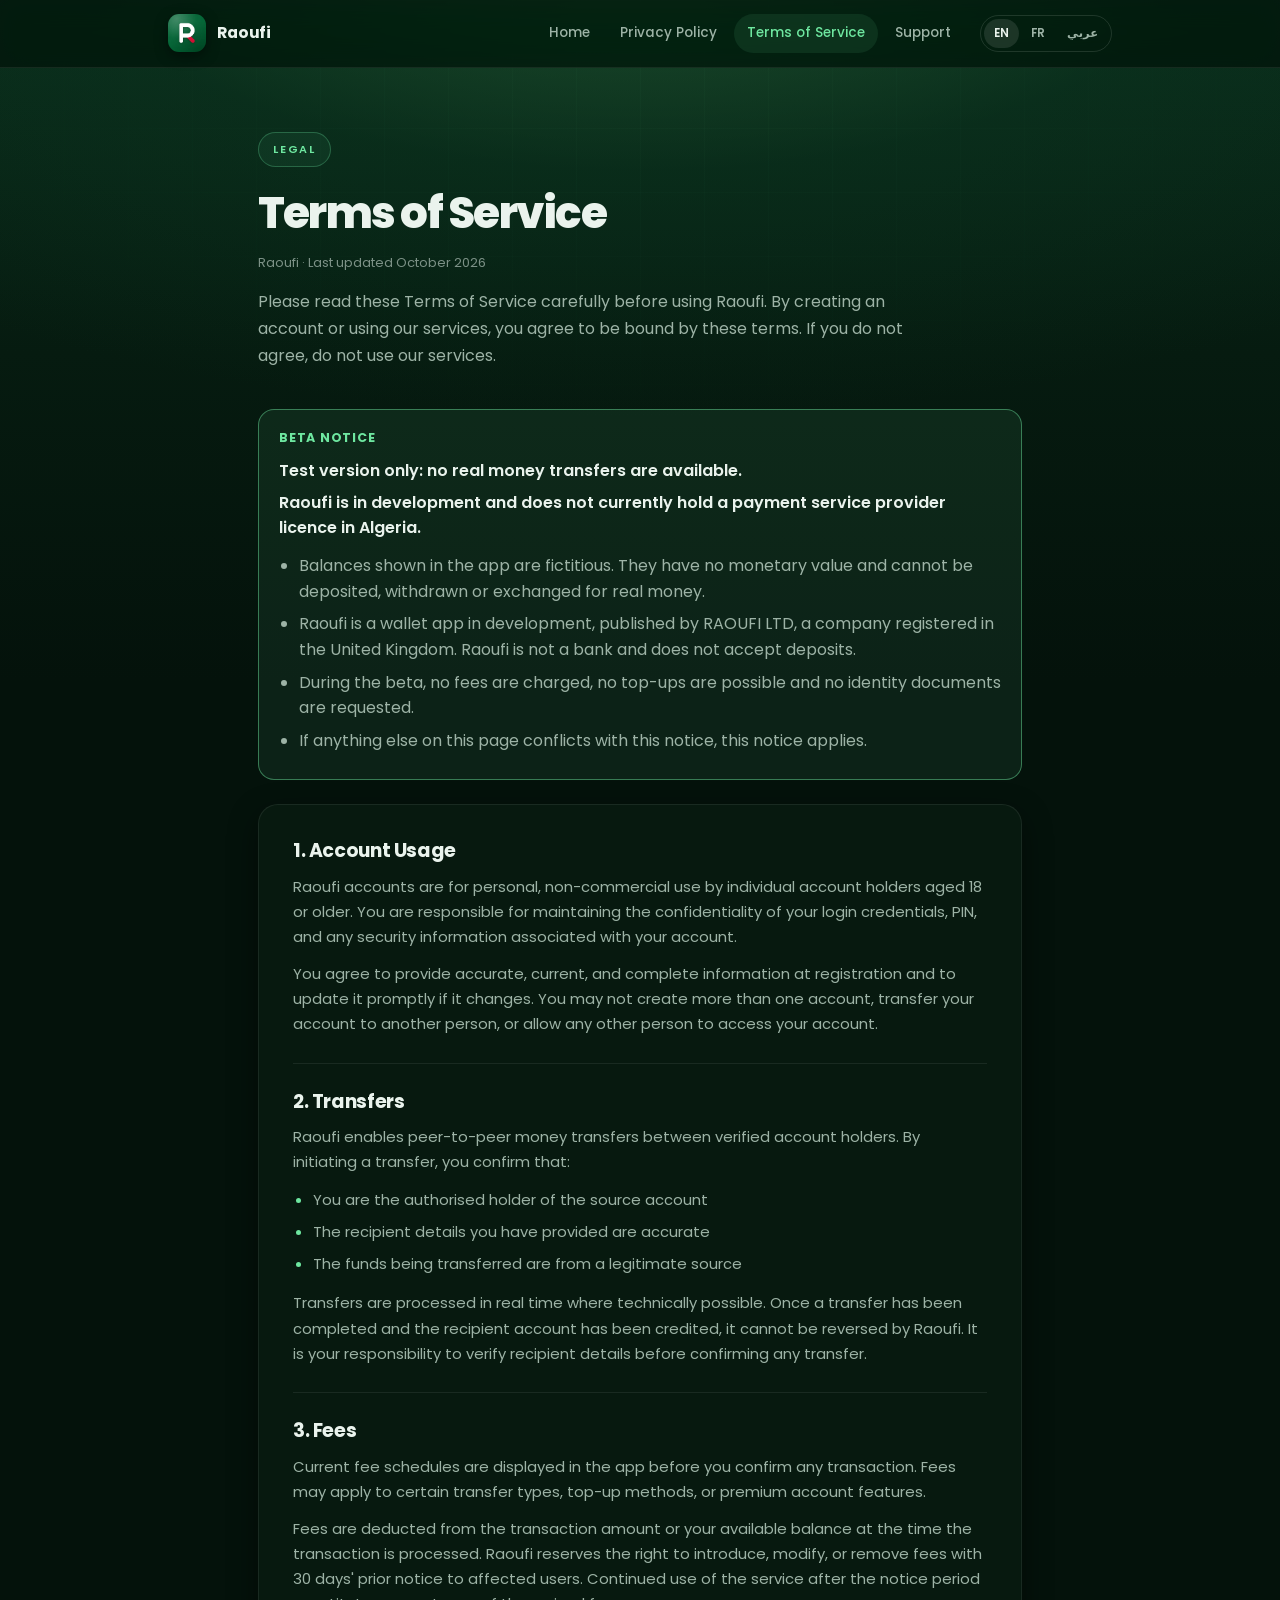
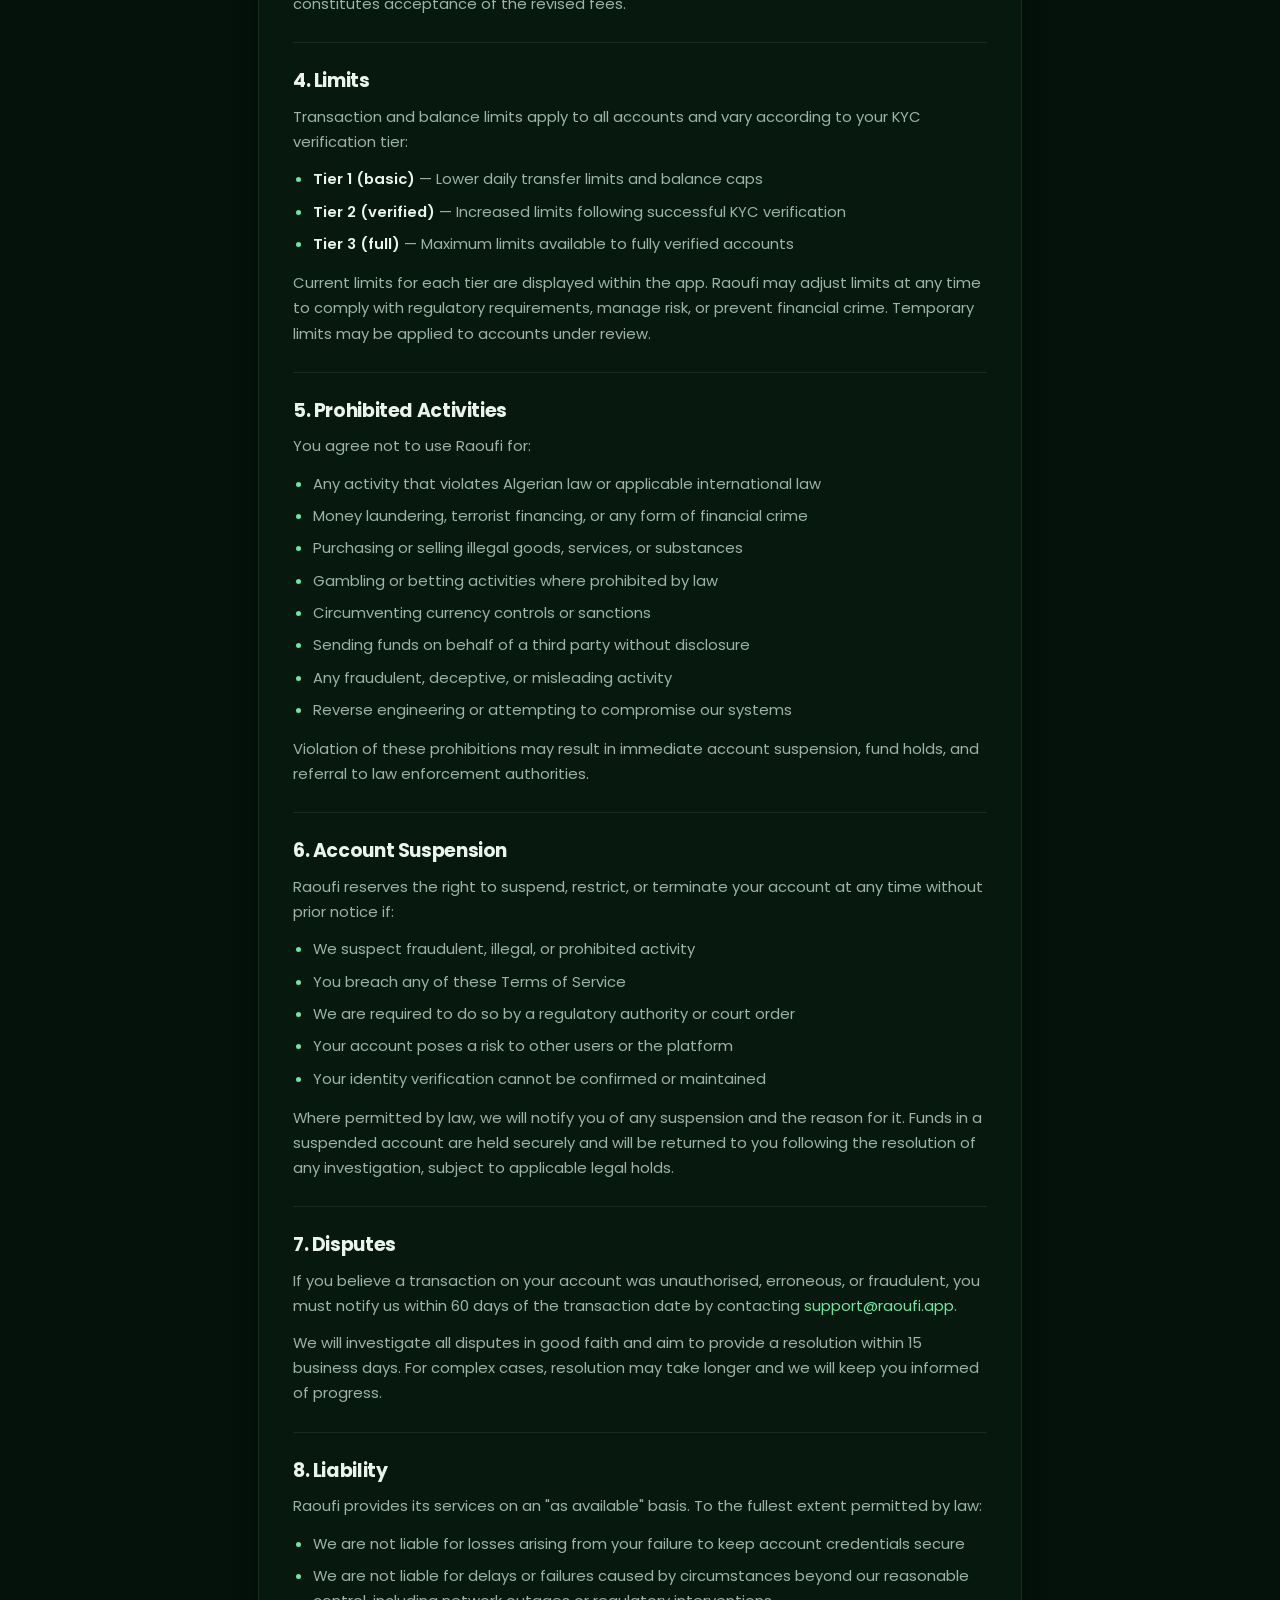
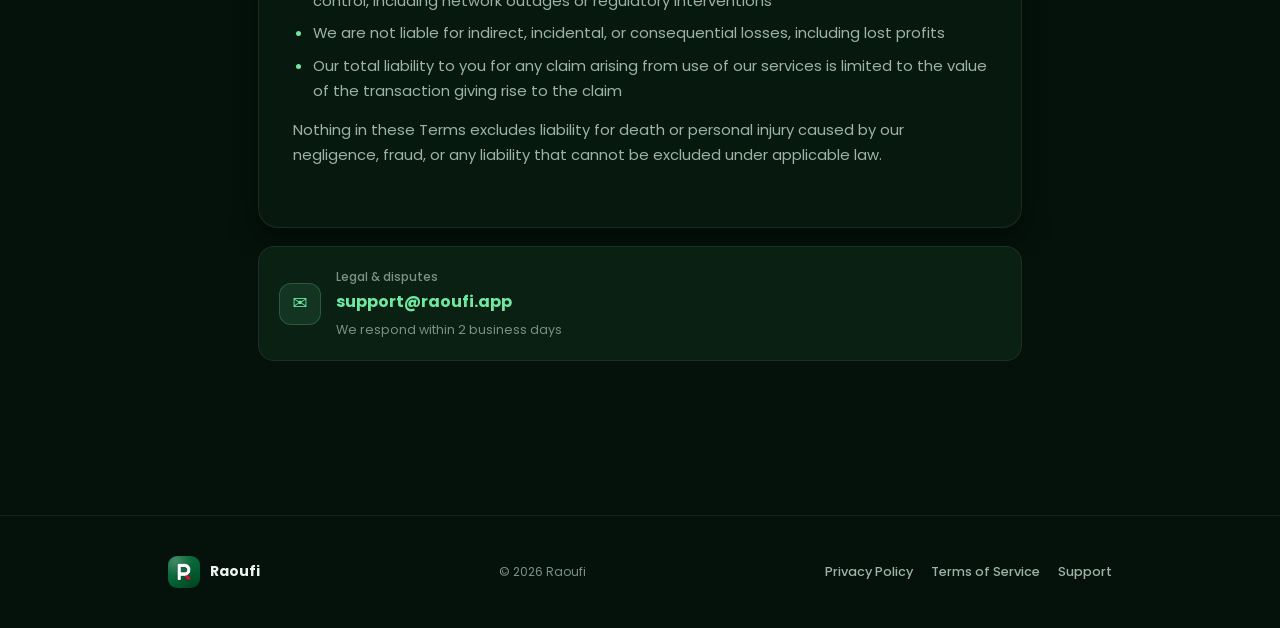
<file: terms.html>
<!DOCTYPE html>
<html lang="en" dir="ltr">
<head>
  <meta charset="UTF-8" />
  <meta name="viewport" content="width=device-width, initial-scale=1.0" />
  <meta name="description" content="Raoufi Terms of Service — rules governing use of the Raoufi wallet app during its beta." />
  <title>Terms of Service — Raoufi</title>
  <link rel="stylesheet" href="styles.css" />
</head>
<body>

  <nav class="nav">
    <div class="nav-inner">
      <a href="index.html" class="nav-logo">
        <div class="nav-logo-mark">DZ</div>
        <span class="nav-brand">Raoufi</span>
      </a>
      <div class="nav-links">
        <a href="index.html" data-i18n="nav_home">Home</a>
        <a href="privacy.html" data-i18n="nav_privacy">Privacy Policy</a>
        <a href="terms.html" class="active" data-i18n="nav_terms">Terms of Service</a>
        <a href="support.html" data-i18n="nav_support">Support</a>
      </div>
      <div class="lang-switcher">
        <button class="lang-btn lang-btn-active" data-lang="en" onclick="setLanguage('en')">EN</button>
        <button class="lang-btn" data-lang="fr" onclick="setLanguage('fr')">FR</button>
        <button class="lang-btn" data-lang="ar" onclick="setLanguage('ar')">عربي</button>
      </div>
    </div>
  </nav>

  <main class="page">

    <div class="page-header">
      <div class="eyebrow" data-i18n="page_eyebrow">Legal</div>
      <h1 data-i18n="page_title">Terms of Service</h1>
      <div class="meta" data-i18n="page_meta">Raoufi · Last updated October 2026</div>
      <p class="intro" data-i18n="page_intro">Please read these Terms of Service carefully before using Raoufi. By creating an account or using our services, you agree to be bound by these terms. If you do not agree, do not use our services.</p>
    </div>

    <div class="beta-notice" style="border:1px solid rgba(110,231,160,.45);background:rgba(110,231,160,.08);border-radius:16px;padding:18px 20px;margin:0 0 24px;line-height:1.6" data-i18n-html="beta_notice"><p style="margin:0 0 10px;font-size:12.5px;font-weight:700;letter-spacing:.06em;text-transform:uppercase;color:#6EE7A0">Beta notice</p><p style="margin:0 0 6px;font-size:16px"><strong>Test version only: no real money transfers are available.</strong></p><p style="margin:0 0 12px;font-size:16px"><strong>Raoufi is in development and does not currently hold a payment service provider licence in Algeria.</strong></p><ul style="margin:0;padding-inline-start:20px"><li>Balances shown in the app are fictitious. They have no monetary value and cannot be deposited, withdrawn or exchanged for real money.</li><li>Raoufi is a wallet app in development, published by RAOUFI LTD, a company registered in the United Kingdom. Raoufi is not a bank and does not accept deposits.</li><li>During the beta, no fees are charged, no top-ups are possible and no identity documents are requested.</li><li>If anything else on this page conflicts with this notice, this notice applies.</li></ul></div>

    <div class="card">
      <div class="card-inner">

        <div class="section">
          <h2 data-i18n="s1_title">1. Account Usage</h2>
          <div data-i18n-html="s1_body">
            <p>Raoufi accounts are for personal, non-commercial use by individual account holders aged 18 or older. You are responsible for maintaining the confidentiality of your login credentials, PIN, and any security information associated with your account.</p>
            <p>You agree to provide accurate, current, and complete information at registration and to update it promptly if it changes. You may not create more than one account, transfer your account to another person, or allow any other person to access your account.</p>
          </div>
        </div>

        <div class="section">
          <h2 data-i18n="s2_title">2. Transfers</h2>
          <div data-i18n-html="s2_body">
            <p>Raoufi enables peer-to-peer money transfers between verified account holders. By initiating a transfer, you confirm that:</p>
            <ul>
              <li>You are the authorised holder of the source account</li>
              <li>The recipient details you have provided are accurate</li>
              <li>The funds being transferred are from a legitimate source</li>
            </ul>
            <p>Transfers are processed in real time where technically possible. Once a transfer has been completed and the recipient account has been credited, it cannot be reversed by Raoufi. It is your responsibility to verify recipient details before confirming any transfer.</p>
          </div>
        </div>

        <div class="section">
          <h2 data-i18n="s3_title">3. Fees</h2>
          <div data-i18n-html="s3_body">
            <p>Current fee schedules are displayed in the app before you confirm any transaction. Fees may apply to certain transfer types, top-up methods, or premium account features.</p>
            <p>Fees are deducted from the transaction amount or your available balance at the time the transaction is processed. Raoufi reserves the right to introduce, modify, or remove fees with 30 days' prior notice to affected users. Continued use of the service after the notice period constitutes acceptance of the revised fees.</p>
          </div>
        </div>

        <div class="section">
          <h2 data-i18n="s4_title">4. Limits</h2>
          <div data-i18n-html="s4_body">
            <p>Transaction and balance limits apply to all accounts and vary according to your KYC verification tier:</p>
            <ul>
              <li><strong>Tier 1 (basic)</strong> — Lower daily transfer limits and balance caps</li>
              <li><strong>Tier 2 (verified)</strong> — Increased limits following successful KYC verification</li>
              <li><strong>Tier 3 (full)</strong> — Maximum limits available to fully verified accounts</li>
            </ul>
            <p>Current limits for each tier are displayed within the app. Raoufi may adjust limits at any time to comply with regulatory requirements, manage risk, or prevent financial crime. Temporary limits may be applied to accounts under review.</p>
          </div>
        </div>

        <div class="section">
          <h2 data-i18n="s5_title">5. Prohibited Activities</h2>
          <div data-i18n-html="s5_body">
            <p>You agree not to use Raoufi for:</p>
            <ul>
              <li>Any activity that violates Algerian law or applicable international law</li>
              <li>Money laundering, terrorist financing, or any form of financial crime</li>
              <li>Purchasing or selling illegal goods, services, or substances</li>
              <li>Gambling or betting activities where prohibited by law</li>
              <li>Circumventing currency controls or sanctions</li>
              <li>Sending funds on behalf of a third party without disclosure</li>
              <li>Any fraudulent, deceptive, or misleading activity</li>
              <li>Reverse engineering or attempting to compromise our systems</li>
            </ul>
            <p>Violation of these prohibitions may result in immediate account suspension, fund holds, and referral to law enforcement authorities.</p>
          </div>
        </div>

        <div class="section">
          <h2 data-i18n="s6_title">6. Account Suspension</h2>
          <div data-i18n-html="s6_body">
            <p>Raoufi reserves the right to suspend, restrict, or terminate your account at any time without prior notice if:</p>
            <ul>
              <li>We suspect fraudulent, illegal, or prohibited activity</li>
              <li>You breach any of these Terms of Service</li>
              <li>We are required to do so by a regulatory authority or court order</li>
              <li>Your account poses a risk to other users or the platform</li>
              <li>Your identity verification cannot be confirmed or maintained</li>
            </ul>
            <p>Where permitted by law, we will notify you of any suspension and the reason for it. Funds in a suspended account are held securely and will be returned to you following the resolution of any investigation, subject to applicable legal holds.</p>
          </div>
        </div>

        <div class="section">
          <h2 data-i18n="s7_title">7. Disputes</h2>
          <div data-i18n-html="s7_body">
            <p>If you believe a transaction on your account was unauthorised, erroneous, or fraudulent, you must notify us within 60 days of the transaction date by contacting <a href="mailto:support@raoufi.app">support@raoufi.app</a>.</p>
            <p>We will investigate all disputes in good faith and aim to provide a resolution within 15 business days. For complex cases involving third-party payment processors or regulatory review, resolution may take longer and we will keep you informed of progress.</p>
            
          </div>
        </div>

        <div class="section">
          <h2 data-i18n="s8_title">8. Liability</h2>
          <div data-i18n-html="s8_body">
            <p>Raoufi provides its services on an "as available" basis. To the fullest extent permitted by law:</p>
            <ul>
              <li>We are not liable for losses arising from your failure to keep account credentials secure</li>
              <li>We are not liable for delays or failures caused by circumstances beyond our reasonable control, including network outages or regulatory interventions</li>
              <li>We are not liable for indirect, incidental, or consequential losses, including lost profits</li>
              <li>Our total liability to you for any claim arising from use of our services is limited to the value of the transaction giving rise to the claim</li>
            </ul>
            <p>Nothing in these Terms excludes liability for death or personal injury caused by our negligence, fraud, or any liability that cannot be excluded under applicable law.</p>
          </div>
        </div>

      </div>
    </div>

    <a href="mailto:support@raoufi.app" class="contact-card">
      <div class="contact-icon">✉️</div>
      <div>
        <div class="contact-label" data-i18n="contact_label">Legal &amp; disputes</div>
        <div class="contact-email">support@raoufi.app</div>
        <div class="contact-note" data-i18n="contact_note">We respond within 2 business days</div>
      </div>
    </a>

  </main>

  <footer class="footer">
    <div class="footer-inner">
      <a href="index.html" class="footer-logo">
        <div class="footer-logo-mark">DZ</div>
        <span class="footer-brand">Raoufi</span>
      </a>
      <span class="footer-copy" data-i18n="footer_copy">&copy; 2026 Raoufi</span>
      <div class="footer-links">
        <a href="privacy.html" data-i18n="nav_privacy">Privacy</a>
        <a href="terms.html" data-i18n="nav_terms">Terms</a>
        <a href="support.html" data-i18n="nav_support">Support</a>
      </div>
    </div>
  </footer>

  <script>
  window.TRANSLATIONS = {
    en: {
      doc_title: 'Terms of Service — Raoufi',
      beta_notice: "<p style=\"margin:0 0 10px;font-size:12.5px;font-weight:700;letter-spacing:.06em;text-transform:uppercase;color:#6EE7A0\">Beta notice</p><p style=\"margin:0 0 6px;font-size:16px\"><strong>Test version only: no real money transfers are available.</strong></p><p style=\"margin:0 0 12px;font-size:16px\"><strong>Raoufi is in development and does not currently hold a payment service provider licence in Algeria.</strong></p><ul style=\"margin:0;padding-inline-start:20px\"><li>Balances shown in the app are fictitious. They have no monetary value and cannot be deposited, withdrawn or exchanged for real money.</li><li>Raoufi is a wallet app in development, published by RAOUFI LTD, a company registered in the United Kingdom. Raoufi is not a bank and does not accept deposits.</li><li>During the beta, no fees are charged, no top-ups are possible and no identity documents are requested.</li><li>If anything else on this page conflicts with this notice, this notice applies.</li></ul>",
      nav_home: 'Home', nav_privacy: 'Privacy Policy',
      nav_terms: 'Terms of Service', nav_support: 'Support',
      page_eyebrow: 'Legal', page_title: 'Terms of Service',
      page_meta:  'Raoufi · Last updated October 2026',
      page_intro: 'Please read these Terms of Service carefully before using Raoufi. By creating an account or using our services, you agree to be bound by these terms. If you do not agree, do not use our services.',
      s1_title: '1. Account Usage',
      s1_body: '<p>Raoufi accounts are for personal, non-commercial use by individual account holders aged 18 or older. You are responsible for maintaining the confidentiality of your login credentials, PIN, and any security information associated with your account.</p><p>You agree to provide accurate, current, and complete information at registration and to update it promptly if it changes. You may not create more than one account, transfer your account to another person, or allow any other person to access your account.</p>',
      s2_title: '2. Transfers',
      s2_body: '<p>Raoufi enables peer-to-peer money transfers between verified account holders. By initiating a transfer, you confirm that:</p><ul><li>You are the authorised holder of the source account</li><li>The recipient details you have provided are accurate</li><li>The funds being transferred are from a legitimate source</li></ul><p>Transfers are processed in real time where technically possible. Once a transfer has been completed and the recipient account has been credited, it cannot be reversed by Raoufi. It is your responsibility to verify recipient details before confirming any transfer.</p>',
      s3_title: '3. Fees',
      s3_body: '<p>Current fee schedules are displayed in the app before you confirm any transaction. Fees may apply to certain transfer types, top-up methods, or premium account features.</p><p>Fees are deducted from the transaction amount or your available balance at the time the transaction is processed. Raoufi reserves the right to introduce, modify, or remove fees with 30 days\' prior notice to affected users. Continued use of the service after the notice period constitutes acceptance of the revised fees.</p>',
      s4_title: '4. Limits',
      s4_body: '<p>Transaction and balance limits apply to all accounts and vary according to your KYC verification tier:</p><ul><li><strong>Tier 1 (basic)</strong> — Lower daily transfer limits and balance caps</li><li><strong>Tier 2 (verified)</strong> — Increased limits following successful KYC verification</li><li><strong>Tier 3 (full)</strong> — Maximum limits available to fully verified accounts</li></ul><p>Current limits for each tier are displayed within the app. Raoufi may adjust limits at any time to comply with regulatory requirements, manage risk, or prevent financial crime. Temporary limits may be applied to accounts under review.</p>',
      s5_title: '5. Prohibited Activities',
      s5_body: '<p>You agree not to use Raoufi for:</p><ul><li>Any activity that violates Algerian law or applicable international law</li><li>Money laundering, terrorist financing, or any form of financial crime</li><li>Purchasing or selling illegal goods, services, or substances</li><li>Gambling or betting activities where prohibited by law</li><li>Circumventing currency controls or sanctions</li><li>Sending funds on behalf of a third party without disclosure</li><li>Any fraudulent, deceptive, or misleading activity</li><li>Reverse engineering or attempting to compromise our systems</li></ul><p>Violation of these prohibitions may result in immediate account suspension, fund holds, and referral to law enforcement authorities.</p>',
      s6_title: '6. Account Suspension',
      s6_body: '<p>Raoufi reserves the right to suspend, restrict, or terminate your account at any time without prior notice if:</p><ul><li>We suspect fraudulent, illegal, or prohibited activity</li><li>You breach any of these Terms of Service</li><li>We are required to do so by a regulatory authority or court order</li><li>Your account poses a risk to other users or the platform</li><li>Your identity verification cannot be confirmed or maintained</li></ul><p>Where permitted by law, we will notify you of any suspension and the reason for it. Funds in a suspended account are held securely and will be returned to you following the resolution of any investigation, subject to applicable legal holds.</p>',
      s7_title: '7. Disputes',
      s7_body: '<p>If you believe a transaction on your account was unauthorised, erroneous, or fraudulent, you must notify us within 60 days of the transaction date by contacting <a href="mailto:support@raoufi.app">support@raoufi.app</a>.</p><p>We will investigate all disputes in good faith and aim to provide a resolution within 15 business days. For complex cases, resolution may take longer and we will keep you informed of progress.</p>',
      s8_title: '8. Liability',
      s8_body: '<p>Raoufi provides its services on an "as available" basis. To the fullest extent permitted by law:</p><ul><li>We are not liable for losses arising from your failure to keep account credentials secure</li><li>We are not liable for delays or failures caused by circumstances beyond our reasonable control, including network outages or regulatory interventions</li><li>We are not liable for indirect, incidental, or consequential losses, including lost profits</li><li>Our total liability to you for any claim arising from use of our services is limited to the value of the transaction giving rise to the claim</li></ul><p>Nothing in these Terms excludes liability for death or personal injury caused by our negligence, fraud, or any liability that cannot be excluded under applicable law.</p>',
      contact_label: 'Legal & disputes', contact_note: 'We respond within 2 business days',
      footer_copy: '© 2026 Raoufi'
    },
    fr: {
      doc_title: 'Conditions d\'utilisation — Raoufi',
      beta_notice: "<p style=\"margin:0 0 10px;font-size:12.5px;font-weight:700;letter-spacing:.06em;text-transform:uppercase;color:#6EE7A0\">Avis — version bêta</p><p style=\"margin:0 0 6px;font-size:16px\"><strong>Version de test uniquement : aucun transfert d’argent réel n’est disponible.</strong></p><p style=\"margin:0 0 12px;font-size:16px\"><strong>Raoufi est en phase de développement et ne dispose pas, à ce jour, d’un agrément de prestataire de services de paiement en Algérie.</strong></p><ul style=\"margin:0;padding-inline-start:20px\"><li>Les soldes affichés dans l’application sont fictifs. Ils n’ont aucune valeur monétaire et ne peuvent être ni déposés, ni retirés, ni échangés contre de l’argent réel.</li><li>Raoufi est une application de portefeuille en cours de développement, éditée par RAOUFI LTD, société immatriculée au Royaume-Uni. Raoufi n’est pas une banque et ne reçoit aucun dépôt.</li><li>Pendant la bêta, aucuns frais ne sont prélevés, aucune recharge n’est possible et aucune pièce d’identité n’est demandée.</li><li>En cas de contradiction avec le reste de cette page, le présent avis prévaut.</li></ul>",
      nav_home: 'Accueil', nav_privacy: 'Confidentialité',
      nav_terms: 'Conditions d\'utilisation', nav_support: 'Assistance',
      page_eyebrow: 'Mentions légales', page_title: 'Conditions d\'utilisation',
      page_meta:  'Raoufi · Dernière mise à jour octobre 2026',
      page_intro: 'Veuillez lire attentivement ces conditions d\'utilisation avant d\'utiliser Raoufi. En créant un compte ou en utilisant nos services, vous acceptez d\'être lié par ces conditions. Si vous n\'acceptez pas, n\'utilisez pas nos services.',
      s1_title: '1. Utilisation du compte',
      s1_body: '<p>Les comptes Raoufi sont réservés à un usage personnel et non commercial par des titulaires individuels âgés de 18 ans ou plus. Vous êtes responsable du maintien de la confidentialité de vos identifiants de connexion, de votre code PIN et de toute information de sécurité associée à votre compte.</p><p>Vous vous engagez à fournir des informations exactes, à jour et complètes lors de l\'inscription et à les mettre à jour rapidement en cas de changement. Vous ne pouvez pas créer plus d\'un compte, transférer votre compte à une autre personne ou permettre à une autre personne d\'accéder à votre compte.</p>',
      s2_title: '2. Transferts',
      s2_body: '<p>Raoufi permet les virements d\'argent de pair à pair entre titulaires de comptes vérifiés. En initiant un virement, vous confirmez que :</p><ul><li>Vous êtes le titulaire autorisé du compte source</li><li>Les coordonnées du bénéficiaire que vous avez fournies sont exactes</li><li>Les fonds transférés proviennent d\'une source légitime</li></ul><p>Les virements sont traités en temps réel dans la mesure du possible. Une fois un virement effectué et le compte du bénéficiaire crédité, il ne peut plus être annulé par Raoufi. Il vous incombe de vérifier les coordonnées du bénéficiaire avant de confirmer tout virement.</p>',
      s3_title: '3. Frais',
      s3_body: '<p>Les barèmes de frais en vigueur sont affichés dans l\'application avant que vous confirmiez toute transaction. Des frais peuvent s\'appliquer à certains types de virements, méthodes de recharge ou fonctionnalités de compte premium.</p><p>Les frais sont déduits du montant de la transaction ou de votre solde disponible au moment du traitement. Raoufi se réserve le droit d\'introduire, de modifier ou de supprimer des frais moyennant un préavis de 30 jours aux utilisateurs concernés. La poursuite de l\'utilisation du service après le délai de préavis constitue une acceptation des frais révisés.</p>',
      s4_title: '4. Limites',
      s4_body: '<p>Des limites de transaction et de solde s\'appliquent à tous les comptes et varient selon votre niveau de vérification KYC :</p><ul><li><strong>Niveau 1 (de base)</strong> — Limites de virement journalières et plafonds de solde réduits</li><li><strong>Niveau 2 (vérifié)</strong> — Limites augmentées après vérification KYC réussie</li><li><strong>Niveau 3 (complet)</strong> — Limites maximales disponibles pour les comptes entièrement vérifiés</li></ul><p>Les limites actuelles pour chaque niveau sont affichées dans l\'application. Raoufi peut ajuster les limites à tout moment pour se conformer aux exigences réglementaires, gérer les risques ou prévenir la criminalité financière. Des limites temporaires peuvent être appliquées aux comptes en cours d\'examen.</p>',
      s5_title: '5. Activités interdites',
      s5_body: '<p>Vous acceptez de ne pas utiliser Raoufi pour :</p><ul><li>Toute activité qui viole le droit algérien ou le droit international applicable</li><li>Le blanchiment d\'argent, le financement du terrorisme ou toute forme de criminalité financière</li><li>L\'achat ou la vente de biens, services ou substances illégaux</li><li>Les jeux d\'argent ou les paris là où ils sont interdits par la loi</li><li>Contourner les contrôles des changes ou les sanctions</li><li>Envoyer des fonds pour le compte d\'un tiers sans divulgation</li><li>Toute activité frauduleuse, trompeuse ou mensongère</li><li>La rétro-ingénierie ou toute tentative de compromettre nos systèmes</li></ul><p>Le non-respect de ces interdictions peut entraîner une suspension immédiate du compte, un blocage des fonds et un signalement aux autorités compétentes.</p>',
      s6_title: '6. Suspension du compte',
      s6_body: '<p>Raoufi se réserve le droit de suspendre, restreindre ou résilier votre compte à tout moment sans préavis si :</p><ul><li>Nous soupçonnons une activité frauduleuse, illégale ou interdite</li><li>Vous enfreignez l\'une des présentes conditions d\'utilisation</li><li>Une autorité réglementaire ou une décision de justice nous y oblige</li><li>Votre compte présente un risque pour d\'autres utilisateurs ou la plateforme</li><li>La vérification de votre identité ne peut être confirmée ou maintenue</li></ul><p>Dans la mesure permise par la loi, nous vous informerons de toute suspension et de ses motifs. Les fonds d\'un compte suspendu sont conservés en toute sécurité et vous seront restitués à l\'issue de toute enquête, sous réserve des blocages légaux applicables.</p>',
      s7_title: '7. Litiges',
      s7_body: '<p>Si vous estimez qu\'une transaction sur votre compte était non autorisée, erronée ou frauduleuse, vous devez nous en informer dans les 60 jours suivant la date de la transaction en contactant <a href="mailto:support@raoufi.app">support@raoufi.app</a>.</p><p>Nous examinerons tous les litiges de bonne foi et viserons à fournir une résolution dans les 15 jours ouvrables. Pour les cas complexes, la résolution peut prendre plus de temps et nous vous tiendrons informé de l\'avancement.</p>',
      s8_title: '8. Responsabilité',
      s8_body: '<p>Raoufi fournit ses services « tels que disponibles ». Dans toute la mesure permise par la loi :</p><ul><li>Nous ne sommes pas responsables des pertes résultant de votre manquement à sécuriser vos identifiants de compte</li><li>Nous ne sommes pas responsables des retards ou défaillances causés par des circonstances indépendantes de notre volonté raisonnable</li><li>Nous ne sommes pas responsables des pertes indirectes, accessoires ou consécutives, y compris les pertes de profits</li><li>Notre responsabilité totale envers vous pour toute réclamation découlant de l\'utilisation de nos services est limitée à la valeur de la transaction à l\'origine de la réclamation</li></ul><p>Rien dans ces Conditions n\'exclut la responsabilité pour décès ou dommages corporels causés par notre négligence, fraude ou toute responsabilité ne pouvant être exclue en vertu du droit applicable.</p>',
      contact_label: 'Litiges et questions juridiques', contact_note: 'Nous répondons dans les 2 jours ouvrables',
      footer_copy: '© 2026 Raoufi'
    },
    ar: {
      doc_title: 'شروط الخدمة — Raoufi',
      beta_notice: "<p style=\"margin:0 0 10px;font-size:12.5px;font-weight:700;letter-spacing:.06em;text-transform:uppercase;color:#6EE7A0\">تنبيه — نسخة تجريبية</p><p style=\"margin:0 0 6px;font-size:16px\"><strong>نسخة تجريبية فقط: لا تتوفر أي تحويلات بأموال حقيقية.</strong></p><p style=\"margin:0 0 12px;font-size:16px\"><strong>تطبيق Raoufi في مرحلة التطوير ولا يحمل حالياً ترخيص مقدّم خدمات الدفع في الجزائر.</strong></p><ul style=\"margin:0;padding-inline-start:20px\"><li>الأرصدة المعروضة في التطبيق وهمية، ليست لها أي قيمة مالية ولا يمكن إيداعها أو سحبها أو استبدالها بأموال حقيقية.</li><li>Raoufi تطبيق محفظة قيد التطوير تنشره شركة RAOUFI LTD المسجّلة في المملكة المتحدة. Raoufi ليس بنكاً ولا يتلقى أي ودائع.</li><li>خلال المرحلة التجريبية، لا تُفرض أي رسوم، ولا يمكن شحن الرصيد، ولا تُطلب أي وثائق هوية.</li><li>في حال تعارض أي بند آخر في هذه الصفحة مع هذا التنبيه، يسري هذا التنبيه.</li></ul>",
      nav_home: 'الرئيسية', nav_privacy: 'سياسة الخصوصية',
      nav_terms: 'شروط الخدمة', nav_support: 'الدعم',
      page_eyebrow: 'قانوني', page_title: 'شروط الخدمة',
      page_meta:  'Raoufi · آخر تحديث أكتوبر 2026',
      page_intro: 'يُرجى قراءة شروط الخدمة هذه بعناية قبل استخدام Raoufi. بإنشائك حساباً أو استخدامك لخدماتنا، فإنك توافق على الالتزام بهذه الشروط. إذا كنت لا توافق عليها، فلا تستخدم خدماتنا.',
      s1_title: '١. استخدام الحساب',
      s1_body: '<p>حسابات Raoufi مخصصة للاستخدام الشخصي غير التجاري من قِبَل أصحاب الحسابات الأفراد الذين تجاوزوا الثامنة عشرة من العمر. أنت مسؤول عن الحفاظ على سرية بيانات تسجيل الدخول ورمز PIN وأي معلومات أمنية مرتبطة بحسابك.</p><p>توافق على تقديم معلومات دقيقة وحديثة وكاملة عند التسجيل وتحديثها فوراً عند تغيّرها. لا يحق لك إنشاء أكثر من حساب واحد أو نقل حسابك لشخص آخر أو السماح لأي شخص آخر بالوصول إليه.</p>',
      s2_title: '٢. التحويلات',
      s2_body: '<p>تتيح منصة Raoufi إجراء تحويلات مالية مباشرة بين حسابات موثَّقة. بإجرائك تحويلاً، فإنك تؤكد أن:</p><ul><li>أنت صاحب الحساب المصدر المخوَّل</li><li>بيانات المُستلِم التي قدمتها صحيحة</li><li>الأموال المحوَّلة مصدرها مشروع</li></ul><p>تُعالَج التحويلات في الوقت الفعلي حيثما أمكن ذلك. بمجرد اكتمال التحويل وإضافة المبلغ إلى حساب المستلم، لا يمكن عكسه من قِبَل Raoufi. تقع على عاتقك مسؤولية التحقق من بيانات المستلم قبل تأكيد أي تحويل.</p>',
      s3_title: '٣. الرسوم',
      s3_body: '<p>تُعرض جداول الرسوم الحالية في التطبيق قبل تأكيد أي معاملة. قد تُطبَّق رسوم على أنواع معينة من التحويلات أو طرق الشحن أو ميزات الحساب المتميز.</p><p>تُخصَم الرسوم من مبلغ المعاملة أو رصيدك المتاح وقت معالجة المعاملة. تحتفظ منصة Raoufi بالحق في إدخال الرسوم أو تعديلها أو إلغائها مع إشعار مسبق مدته 30 يوماً للمستخدمين المتأثرين. يُعدّ استمرار استخدام الخدمة بعد انتهاء فترة الإشعار قبولاً بالرسوم المعدَّلة.</p>',
      s4_title: '٤. الحدود',
      s4_body: '<p>تنطبق حدود المعاملات والرصيد على جميع الحسابات وتتفاوت وفق مستوى التحقق KYC:</p><ul><li><strong>المستوى الأول (أساسي)</strong> — حدود تحويل يومية منخفضة وحدود رصيد مقيَّدة</li><li><strong>المستوى الثاني (موثَّق)</strong> — حدود أعلى عقب اجتياز التحقق من الهوية بنجاح</li><li><strong>المستوى الثالث (كامل)</strong> — الحدود القصوى المتاحة للحسابات الموثَّقة بالكامل</li></ul><p>تُعرض الحدود الحالية لكل مستوى داخل التطبيق. يجوز لـ Raoufi تعديل الحدود في أي وقت للامتثال للمتطلبات التنظيمية أو إدارة المخاطر أو منع الجرائم المالية. يجوز تطبيق حدود مؤقتة على الحسابات قيد المراجعة.</p>',
      s5_title: '٥. الأنشطة المحظورة',
      s5_body: '<p>توافق على عدم استخدام Raoufi في:</p><ul><li>أي نشاط يخالف القانون الجزائري أو القانون الدولي المعمول به</li><li>غسيل الأموال أو تمويل الإرهاب أو أي شكل من أشكال الجرائم المالية</li><li>شراء أو بيع البضائع أو الخدمات أو المواد غير المشروعة</li><li>القمار أو المراهنة حيثما يحظره القانون</li><li>التحايل على ضوابط العملة أو العقوبات الدولية</li><li>إرسال الأموال نيابةً عن طرف ثالث دون الإفصاح</li><li>أي نشاط احتيالي أو مضلّل أو خادع</li><li>الهندسة العكسية أو أي محاولة للمساس بأنظمتنا</li></ul><p>قد يترتب على انتهاك هذه المحظورات تعليق فوري للحساب وتجميد الأموال والإحالة إلى الجهات الأمنية المختصة.</p>',
      s6_title: '٦. تعليق الحساب',
      s6_body: '<p>تحتفظ منصة Raoufi بالحق في تعليق حسابك أو تقييده أو إنهائه في أي وقت دون إشعار مسبق إذا:</p><ul><li>اشتبهنا في نشاط احتيالي أو غير مشروع أو محظور</li><li>انتهكت أياً من هذه الشروط</li><li>أوجبت علينا ذلك جهة تنظيمية أو أمر قضائي</li><li>شكّل حسابك خطراً على مستخدمين آخرين أو على المنصة</li><li>تعذّر التحقق من هويتك أو الحفاظ عليه</li></ul><p>حيثما يسمح القانون بذلك، سنبلّغك بأي تعليق وسببه. يُحتفظ بالأموال في حساب موقوف بشكل آمن وتُعاد إليك بعد الانتهاء من أي تحقيق، مع مراعاة أي قيود قانونية سارية.</p>',
      s7_title: '٧. النزاعات',
      s7_body: '<p>إذا اعتقدت أن معاملةً في حسابك كانت غير مصرَّح بها أو خاطئة أو احتيالية، يجب إبلاغنا بذلك في غضون 60 يوماً من تاريخ المعاملة عبر مراسلتنا على <a href="mailto:support@raoufi.app">support@raoufi.app</a>.</p><p>سنتحقق من جميع النزاعات بحسن نية ونسعى إلى تقديم حل خلال 15 يوم عمل. في الحالات المعقدة، قد يستغرق الحل وقتاً أطول وسنبقيك مطّلعاً على مراحل التقدم.</p>',
      s8_title: '٨. المسؤولية',
      s8_body: '<p>تقدّم منصة Raoufi خدماتها على أساس "بحسب الإتاحة". في أقصى ما يسمح به القانون:</p><ul><li>لا نتحمل المسؤولية عن الخسائر الناجمة عن إخفاقك في تأمين بيانات حسابك</li><li>لا نتحمل المسؤولية عن التأخيرات أو الأعطال الناجمة عن ظروف خارج نطاق سيطرتنا المعقولة</li><li>لا نتحمل المسؤولية عن الخسائر غير المباشرة أو العرضية أو التبعية بما فيها خسارة الأرباح</li><li>تقتصر مسؤوليتنا الإجمالية تجاهك عن أي مطالبة ناشئة عن استخدام خدماتنا على قيمة المعاملة التي أفضت إلى تلك المطالبة</li></ul><p>لا يُقصَى بموجب هذه الشروط أي مسؤولية عن الوفاة أو الإصابة الشخصية الناجمة عن إهمالنا أو احتيالنا أو أي مسؤولية لا يمكن استبعادها بموجب القانون المعمول به.</p>',
      contact_label: 'النزاعات والاستفسارات القانونية', contact_note: 'نردّ خلال يومَي عمل',
      footer_copy: '© 2026 Raoufi'
    }
  };
  </script>
  <script src="i18n.js"></script>
</body>
</html>
</file>
<file: styles.css>
/* ==========================================================================
   Raoufi — shared stylesheet for privacy.html, terms.html, support.html
   Dark theme matched to the homepage. Drop-in replacement: no HTML changes.
   ========================================================================== */

@import url("https://fonts.googleapis.com/css2?family=Poppins:wght@400;500;600;700;800&family=Tajawal:wght@400;500;700;900&display=swap");

:root{
  --black:#04120B;
  --panel:#07190F;
  --panel-2:#0A2013;
  --mint:#6EE7A0;
  --mint-2:#34D399;
  --green:#2F6B3E;
  --red:#D21034;
  --fg:#EAF3ED;
  --dim:#9DB3A6;
  --muted:#7C9186;
  --faint:rgba(234,243,237,.12);
  --hairline:rgba(234,243,237,.08);
  --radius:16px;
  --radius-lg:20px;
  --shadow:0 10px 30px rgba(0,0,0,.45);
}

*,*::before,*::after{box-sizing:border-box;margin:0;padding:0}
html{scroll-behavior:smooth;-webkit-text-size-adjust:100%}
body{
  font-family:"Poppins",system-ui,-apple-system,"Segoe UI",sans-serif;
  background:var(--black);
  color:var(--fg);
  line-height:1.7;
  -webkit-font-smoothing:antialiased;
  min-height:100vh;
  position:relative;
}

/* Identical background treatment to the homepage: dark green ombre
   fading to black, with a faint grid over the top band. */
body::before,body::after{
  content:"";position:absolute;inset:0 0 auto 0;height:1100px;
  z-index:0;pointer-events:none;
}
body::before{
  background:
    radial-gradient(120% 62% at 50% -8%, rgba(47,107,62,.62) 0%, rgba(11,58,34,.36) 38%, rgba(4,18,11,0) 74%),
    linear-gradient(180deg,#0A2C1B 0%,#061B10 32%,var(--black) 62%);
}
body::after{
  opacity:.5;
  background-image:
    linear-gradient(rgba(110,231,160,.055) 1px,transparent 1px),
    linear-gradient(90deg,rgba(110,231,160,.055) 1px,transparent 1px);
  background-size:64px 64px;
  mask-image:radial-gradient(80% 46% at 50% 8%,#000 0%,transparent 76%);
  -webkit-mask-image:radial-gradient(80% 46% at 50% 8%,#000 0%,transparent 76%);
}
/* keep content above the background layers */
.nav,.page,.hero,.footer{position:relative}
.page,.hero,.footer{z-index:1}
body:lang(ar),[dir="rtl"] body{font-family:"Tajawal","Poppins",system-ui,sans-serif}

a{color:var(--mint);text-decoration:none}
a:hover{text-decoration:underline}
img{display:block;max-width:100%}

h1,h2,h3,h4{color:var(--fg);letter-spacing:-.02em;line-height:1.25}
p{color:var(--dim)}
strong{color:var(--fg);font-weight:600}
ul,ol{color:var(--dim);padding-inline-start:1.25rem}
li{margin-bottom:.45rem}
hr{border:0;border-top:1px solid var(--hairline);margin:2rem 0}
table{width:100%;border-collapse:collapse;color:var(--dim);font-size:.94rem}
th,td{padding:.7rem .8rem;border-bottom:1px solid var(--hairline);text-align:start}
th{color:var(--fg);font-weight:600}
code{
  font-family:ui-monospace,SFMono-Regular,Menlo,monospace;
  background:rgba(255,255,255,.06);border-radius:5px;padding:.12em .4em;font-size:.9em;color:var(--fg);
}

/* ---------------- nav ---------------- */
.nav{
  position:sticky;top:0;z-index:50;
  background:rgba(4,18,11,.7);
  backdrop-filter:saturate(160%) blur(14px);
  -webkit-backdrop-filter:saturate(160%) blur(14px);
  border-bottom:1px solid var(--hairline);
}
.nav-inner{
  max-width:1000px;margin:0 auto;
  padding:14px clamp(16px,4vw,28px);
  display:flex;align-items:center;gap:16px;flex-wrap:wrap;
}
.nav-logo{display:flex;align-items:center;gap:11px;color:var(--fg);text-decoration:none}
.nav-logo:hover{text-decoration:none}
.nav-logo-mark{
  width:38px;height:38px;border-radius:11px;flex:none;
  background:url([data-uri]) center/cover;
  box-shadow:0 4px 14px rgba(0,0,0,.45);
  /* hide any text or emoji the markup puts inside the mark */
  color:transparent;font-size:0;overflow:hidden;
}
.nav-brand{font-weight:700;font-size:15.5px;color:var(--fg);letter-spacing:-.01em}
.nav-links{display:flex;align-items:center;gap:4px;flex-wrap:wrap;margin-inline-start:auto}
.nav-links a{
  color:var(--dim);font-size:13.5px;font-weight:500;
  padding:8px 13px;border-radius:999px;text-decoration:none;
}
.nav-links a:hover{color:var(--fg);background:rgba(255,255,255,.06);text-decoration:none}
.nav-links a.active,.nav-links a[aria-current="page"]{
  color:var(--mint);background:rgba(110,231,160,.09);
}

/* ---------------- page shell ---------------- */
.page{
  max-width:820px;margin:0 auto;
  padding:clamp(34px,6vw,64px) clamp(16px,4vw,28px) clamp(50px,8vw,84px);
}
.page-header{margin-bottom:clamp(26px,4vw,40px)}
.page-header .eyebrow{
  display:inline-block;
  font-size:11px;font-weight:600;letter-spacing:.16em;text-transform:uppercase;
  color:var(--mint);border:1px solid rgba(110,231,160,.28);
  background:rgba(110,231,160,.06);border-radius:999px;padding:7px 14px;margin-bottom:18px;
}
.page-header h1{
  font-size:clamp(28px,5.4vw,44px);font-weight:800;
  letter-spacing:-.04em;margin-bottom:12px;
}
.page-header .meta{font-size:13px;color:var(--muted)}
.page-header .intro{font-size:16px;color:var(--dim);margin-top:14px;max-width:68ch}

/* ---------------- hero (unused on legal pages, kept for safety) ---------------- */
.hero{
  background:
    radial-gradient(110% 70% at 50% -10%, rgba(47,107,62,.6) 0%, rgba(11,58,34,.3) 40%, rgba(4,18,11,0) 76%),
    linear-gradient(180deg,#0A2C1B 0%,var(--black) 70%);
  padding:clamp(48px,8vw,90px) clamp(16px,4vw,28px);text-align:center;
}
.hero-inner{max-width:760px;margin:0 auto}
.hero-badge{
  display:inline-block;font-size:12px;font-weight:600;letter-spacing:.1em;text-transform:uppercase;
  color:var(--mint);border:1px solid rgba(110,231,160,.3);background:rgba(110,231,160,.06);
  border-radius:999px;padding:8px 16px;margin-bottom:22px;
}
.hero h1{font-size:clamp(32px,6.5vw,60px);font-weight:800;letter-spacing:-.045em;margin-bottom:16px}
.hero h1 span{opacity:.62}
.hero p{font-size:clamp(15px,2vw,17.5px);color:var(--dim);max-width:60ch;margin:0 auto}
.hero-actions{display:flex;gap:11px;justify-content:center;flex-wrap:wrap;margin-top:28px}

/* ---------------- buttons ---------------- */
.btn{
  display:inline-flex;align-items:center;justify-content:center;gap:8px;
  font-family:inherit;font-size:14.5px;font-weight:600;
  border-radius:13px;padding:13px 22px;cursor:pointer;
  border:1px solid transparent;text-decoration:none;
}
.btn:hover{text-decoration:none;filter:brightness(1.07)}
.btn:active{transform:translateY(1px)}
.btn-white,.btn-green{
  background:linear-gradient(95deg,var(--mint) 0%,var(--mint-2) 100%);
  color:#04120B;font-weight:700;
}
.btn-outline{background:transparent;border-color:var(--faint);color:var(--fg)}
.btn-outline:hover{background:rgba(255,255,255,.06)}

/* ---------------- cards and sections ---------------- */
.card{
  background:var(--panel);
  border:1px solid var(--hairline);
  border-radius:var(--radius-lg);
  box-shadow:var(--shadow);
  overflow:hidden;
}
.card-inner{padding:clamp(22px,3.4vw,34px)}
.section{padding:26px 0;border-top:1px solid var(--hairline)}
.section:first-child{border-top:0;padding-top:0}
.section h2{font-size:19px;font-weight:700;margin-bottom:11px}
.section h3{font-size:16px;font-weight:600;margin:18px 0 8px}
.section p{font-size:14.8px;margin-bottom:12px}
.section p:last-child{margin-bottom:0}
.section ul{margin:10px 0 14px}
.section ul li{font-size:14.8px;color:var(--dim)}
.section ul li::marker{color:var(--mint)}

/* ---------------- contact ---------------- */
.contact-card{
  display:flex;align-items:center;gap:15px;flex-wrap:wrap;
  background:var(--panel-2);border:1px solid var(--hairline);
  border-radius:var(--radius);padding:20px;margin:18px 0;
}
.contact-icon{
  width:42px;height:42px;border-radius:12px;flex:none;
  background:rgba(110,231,160,.1);border:1px solid rgba(110,231,160,.22);
  display:grid;place-items:center;color:var(--mint);font-size:18px;
}
.contact-label{font-size:12px;color:var(--muted);font-weight:500}
.contact-email{font-size:16px;font-weight:700;color:var(--mint)}
.contact-note{font-size:12.5px;color:var(--muted);margin-top:4px}

/* ---------------- FAQ ---------------- */
.faq-section{margin-bottom:26px}
.faq-section-header{display:flex;align-items:center;gap:11px;margin-bottom:14px}
.faq-section-icon{
  width:34px;height:34px;border-radius:10px;flex:none;
  background:rgba(110,231,160,.1);border:1px solid rgba(110,231,160,.22);
  display:grid;place-items:center;color:var(--mint);font-size:15px;
}
.faq-section-title{font-size:17px;font-weight:700;color:var(--fg)}
details{
  background:var(--panel);border:1px solid var(--hairline);
  border-radius:13px;margin-bottom:9px;overflow:hidden;
}
details[open]{border-color:rgba(110,231,160,.24)}
summary{
  cursor:pointer;list-style:none;
  padding:16px 48px 16px 18px;position:relative;
  font-size:14.8px;font-weight:600;color:var(--fg);
}
summary::-webkit-details-marker{display:none}
summary::after{
  content:"+";position:absolute;inset-inline-end:18px;top:50%;transform:translateY(-50%);
  color:var(--mint);font-size:19px;font-weight:400;line-height:1;
}
details[open] summary::after{content:"–"}
summary:hover{background:rgba(255,255,255,.035)}
.faq-answer{padding:0 18px 17px;font-size:14.3px;color:var(--dim)}

/* ---------------- features ---------------- */
.features-grid{
  display:grid;grid-template-columns:repeat(auto-fit,minmax(230px,1fr));
  gap:1px;background:var(--hairline);
  border:1px solid var(--hairline);border-radius:18px;overflow:hidden;margin:22px 0;
}
.feature-card{background:#05150D;padding:24px 22px}
.feature-icon{font-size:22px;margin-bottom:12px;filter:grayscale(.2)}
.feature-title{font-size:15px;font-weight:700;color:var(--fg);margin-bottom:6px}
.feature-desc{font-size:13.5px;color:var(--dim);line-height:1.6}

/* ---------------- legal link list ---------------- */
.legal-links{
  background:var(--panel-2);border:1px solid var(--hairline);
  border-radius:var(--radius-lg);padding:24px;margin:26px 0;
}
.legal-links h2{font-size:17px;font-weight:700;margin-bottom:14px}
.legal-link-row{
  display:flex;align-items:center;justify-content:space-between;gap:12px;
  padding:14px 0;border-top:1px solid var(--hairline);text-decoration:none;
}
.legal-link-row:first-of-type{border-top:0}
.legal-link-row:hover{text-decoration:none}
.legal-link-row:hover .legal-link-title{color:var(--mint)}
.legal-link-left{display:flex;align-items:center;gap:13px;min-width:0}
.legal-link-icon{
  width:38px;height:38px;border-radius:11px;flex:none;
  background:rgba(110,231,160,.1);border:1px solid rgba(110,231,160,.2);
  display:grid;place-items:center;color:var(--mint);font-size:16px;
}
.legal-link-title{font-size:14.8px;font-weight:600;color:var(--fg)}
.legal-link-sub{font-size:12.5px;color:var(--muted)}
.legal-link-arrow{color:var(--muted);font-size:17px;flex:none}
[dir="rtl"] .legal-link-arrow{transform:scaleX(-1)}

/* ---------------- notice ---------------- */
.notice{
  display:flex;gap:12px;align-items:flex-start;
  background:rgba(110,231,160,.06);border:1px solid rgba(110,231,160,.2);
  border-radius:var(--radius);padding:17px 19px;margin:20px 0;
}
.notice-dot{
  width:8px;height:8px;border-radius:50%;background:var(--mint);
  flex:none;margin-top:8px;
}
.notice p{font-size:13.8px;color:var(--dim);margin:0}
.notice strong{color:var(--fg)}

/* ---------------- CTA ---------------- */
.cta-card{
  background:linear-gradient(150deg,#0F3E24 0%,#071B10 100%);
  border:1px solid rgba(110,231,160,.18);
  border-radius:var(--radius-lg);padding:clamp(26px,4vw,38px);
  text-align:center;margin:28px 0;
}
.cta-card h2{font-size:21px;font-weight:700;margin-bottom:9px}
.cta-card p{font-size:14.5px;color:var(--dim);max-width:52ch;margin:0 auto}

/* ---------------- footer ---------------- */
.footer{border-top:1px solid var(--hairline);margin-top:clamp(30px,5vw,52px)}
.footer-inner{
  max-width:1000px;margin:0 auto;
  padding:clamp(26px,4vw,40px) clamp(16px,4vw,28px);
  display:flex;align-items:center;justify-content:space-between;gap:18px;flex-wrap:wrap;
}
.footer-logo{display:flex;align-items:center;gap:10px;text-decoration:none}
.footer-logo:hover{text-decoration:none}
.footer-logo-mark{
  width:32px;height:32px;border-radius:9px;flex:none;
  background:url([data-uri]) center/cover;
  color:transparent;font-size:0;overflow:hidden;
}
.footer-brand{font-weight:700;font-size:14px;color:var(--fg)}
.footer-copy{font-size:12px;color:var(--muted)}
.footer-links{display:flex;gap:7px 18px;flex-wrap:wrap}
.footer-links a{font-size:12.8px;color:var(--dim);font-weight:500;text-decoration:none}
.footer-links a:hover{color:var(--mint);text-decoration:none}

/* ---------------- language switcher ---------------- */
.lang-switcher{display:flex;gap:2px;border:1px solid var(--faint);border-radius:999px;padding:3px}
.lang-btn{
  font-family:inherit;font-size:11.5px;font-weight:600;
  background:none;border:0;border-radius:999px;
  padding:6px 10px;cursor:pointer;color:var(--dim);
}
.lang-btn:hover{color:var(--fg)}
.lang-btn.lang-btn-active{background:rgba(255,255,255,.1);color:var(--fg)}

/* ---------------- RTL ---------------- */
:lang(ar){letter-spacing:0}
:lang(ar) h1,:lang(ar) h2,:lang(ar) h3,:lang(ar) .page-header h1{letter-spacing:0;line-height:1.4}
:lang(ar) .page-header .eyebrow,:lang(ar) .hero-badge{letter-spacing:0;text-transform:none;font-size:12.5px}
[dir="rtl"] .nav-links{margin-inline-start:auto}
[dir="rtl"] summary{padding:16px 18px 16px 48px}

/* ---------------- responsive ---------------- */
@media (max-width:640px){
  .nav-inner{gap:11px}
  .nav-links a{padding:7px 10px;font-size:13px}
  .footer-inner{flex-direction:column;align-items:flex-start;text-align:start}
  .contact-card{padding:17px}
}
@media (max-width:380px){
  .nav-brand{font-size:14px}
  .page-header h1{font-size:25px}
  .nav-links a{padding:6px 8px;font-size:12.4px}
}
@media (prefers-reduced-motion:reduce){html{scroll-behavior:auto}}
</file>
